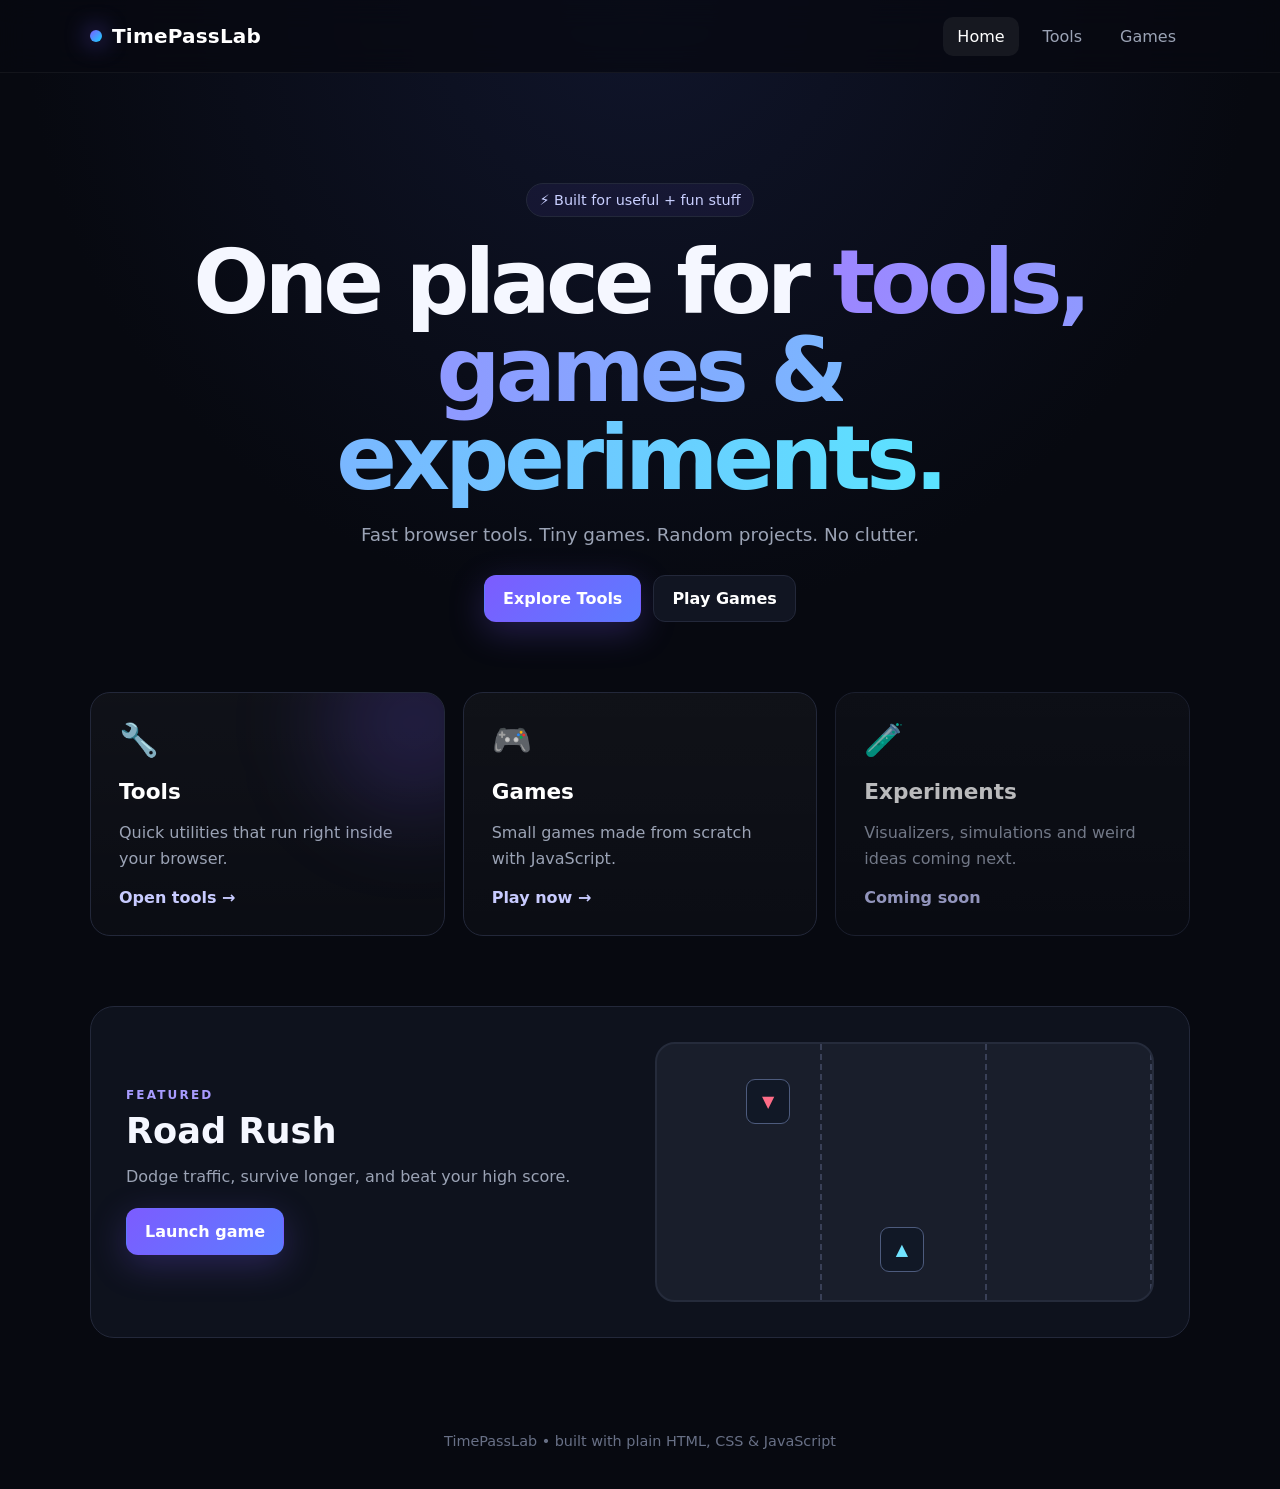
<file: index.html>
<!doctype html>
<html lang="en">
<head>
  <meta charset="utf-8" />
  <meta name="viewport" content="width=device-width, initial-scale=1" />
  <title>TimePassLab</title>
  <link rel="stylesheet" href="css/style.css" />
</head>
<body>
  <header class="nav-wrap">
    <nav class="nav container">
      <a class="brand" href="index.html"><span class="brand-dot"></span>TimePassLab</a>
      <button class="menu-btn" aria-label="Toggle menu">☰</button>
      <div class="nav-links">
        <a href="index.html" class="active">Home</a>
        <a href="tools/index.html">Tools</a>
        <a href="games/index.html">Games</a>
      </div>
    </nav>
  </header>

  <main>
    <section class="hero container">
      <div class="badge">⚡ Built for useful + fun stuff</div>
      <h1>One place for <span>tools, games & experiments.</span></h1>
      <p>Fast browser tools. Tiny games. Random projects. No clutter.</p>
      <div class="hero-actions">
        <a class="btn primary" href="tools/index.html">Explore Tools</a>
        <a class="btn secondary" href="games/index.html">Play Games</a>
      </div>
    </section>

    <section class="grid container">
      <a class="card glow" href="tools/index.html">
        <div class="icon">🔧</div>
        <h3>Tools</h3>
        <p>Quick utilities that run right inside your browser.</p>
        <span>Open tools →</span>
      </a>
      <a class="card" href="games/index.html">
        <div class="icon">🎮</div>
        <h3>Games</h3>
        <p>Small games made from scratch with JavaScript.</p>
        <span>Play now →</span>
      </a>
      <div class="card muted">
        <div class="icon">🧪</div>
        <h3>Experiments</h3>
        <p>Visualizers, simulations and weird ideas coming next.</p>
        <span>Coming soon</span>
      </div>
    </section>

    <section class="featured container">
      <div>
        <div class="eyebrow">FEATURED</div>
        <h2>Road Rush</h2>
        <p>Dodge traffic, survive longer, and beat your high score.</p>
        <a class="btn primary" href="games/road-rush/index.html">Launch game</a>
      </div>
      <div class="mini-road" aria-hidden="true">
        <div class="lane"></div><div class="lane"></div><div class="lane"></div>
        <div class="car player-mini">▲</div><div class="car enemy-mini">▼</div>
      </div>
    </section>
  </main>

  <footer class="container footer">TimePassLab • built with plain HTML, CSS & JavaScript</footer>
  <script src="js/main.js"></script>
</body>
</html>
</file>
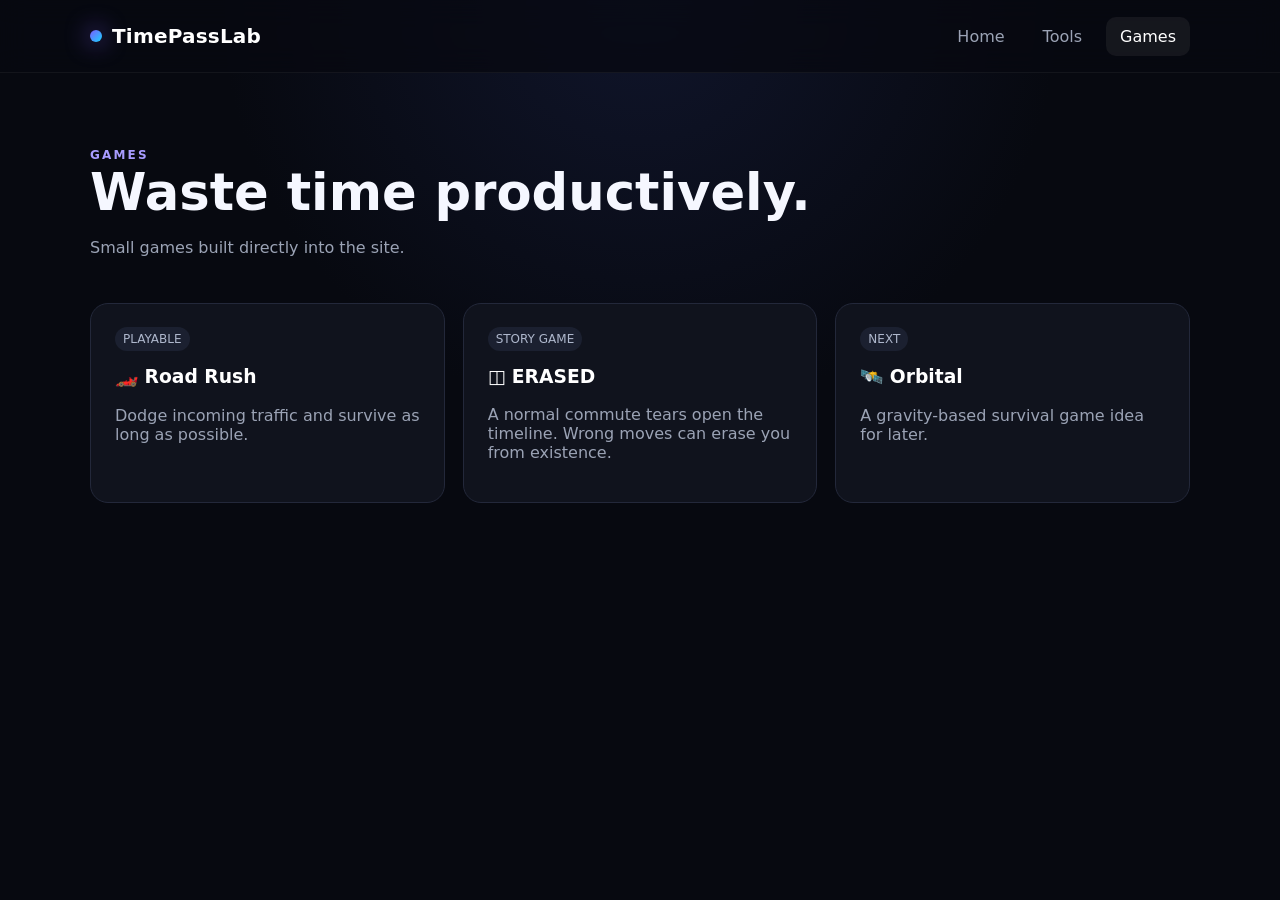
<file: games/index.html>
<!doctype html><html lang="en"><head><meta charset="utf-8"><meta name="viewport" content="width=device-width,initial-scale=1"><title>Games • TimePassLab</title><link rel="stylesheet" href="../css/style.css"></head><body>
<header class="nav-wrap"><nav class="nav container"><a class="brand" href="../index.html"><span class="brand-dot"></span>TimePassLab</a><button class="menu-btn">☰</button><div class="nav-links"><a href="../index.html">Home</a><a href="../tools/index.html">Tools</a><a class="active" href="index.html">Games</a></div></nav></header>
<main class="container"><section class="page-head"><div class="eyebrow">GAMES</div><h1>Waste time productively.</h1><p>Small games built directly into the site.</p></section><section class="tool-grid"><a class="tool-card" href="road-rush/index.html"><span class="tag">PLAYABLE</span><h3>🏎️ Road Rush</h3><p>Dodge incoming traffic and survive as long as possible.</p></a><a class="tool-card" href="erased/index.html"><span class="tag">STORY GAME</span><h3>◫ ERASED</h3><p>A normal commute tears open the timeline. Wrong moves can erase you from existence.</p></a><div class="tool-card"><span class="tag">NEXT</span><h3>🛰️ Orbital</h3><p>A gravity-based survival game idea for later.</p></div></section></main><script src="../js/main.js"></script></body></html>
</file>
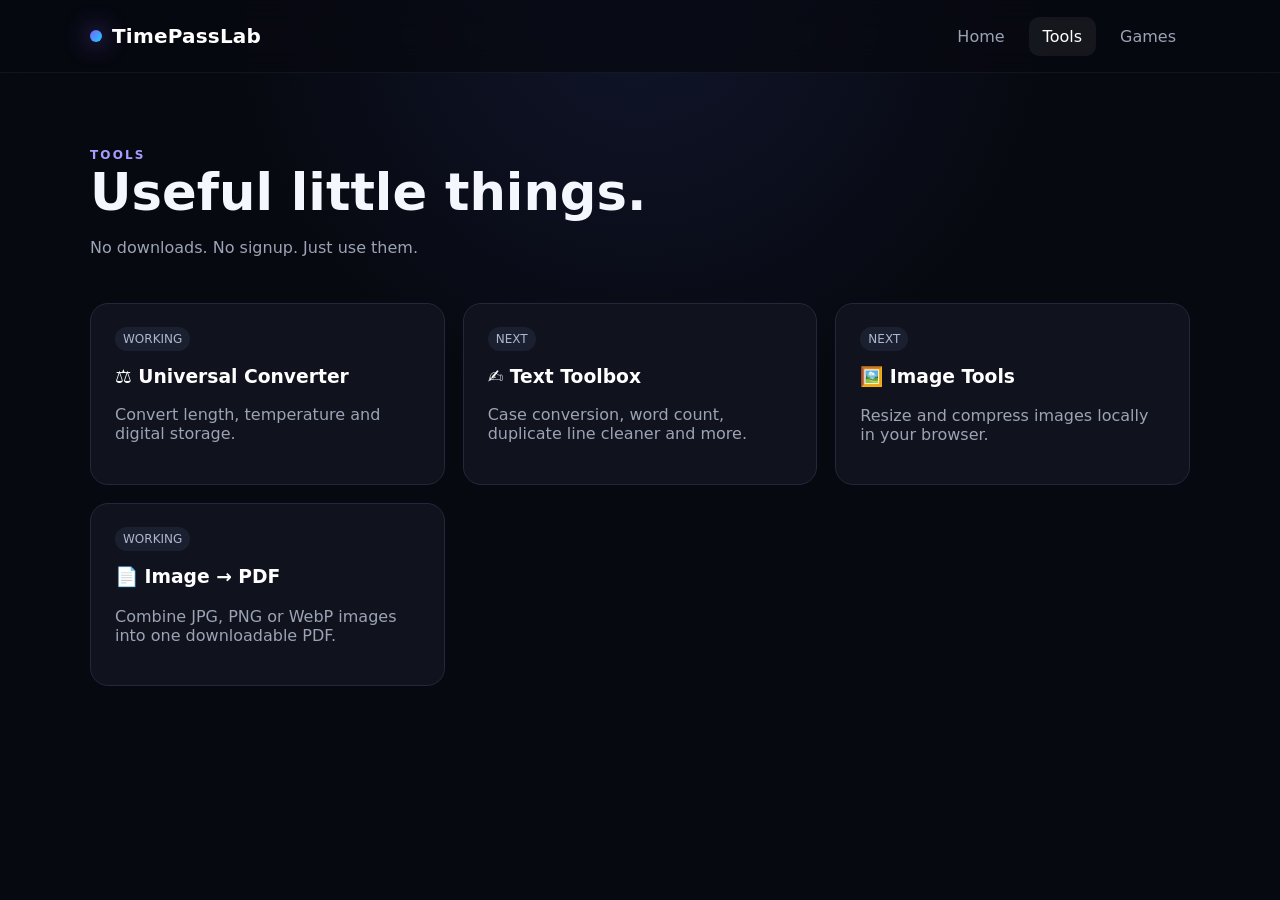
<file: tools/index.html>
<!doctype html><html lang="en"><head><meta charset="utf-8"><meta name="viewport" content="width=device-width,initial-scale=1"><title>Tools • TimePassLab</title><link rel="stylesheet" href="../css/style.css"></head><body>
<header class="nav-wrap"><nav class="nav container"><a class="brand" href="../index.html"><span class="brand-dot"></span>TimePassLab</a><button class="menu-btn">☰</button><div class="nav-links"><a href="../index.html">Home</a><a class="active" href="index.html">Tools</a><a href="../games/index.html">Games</a></div></nav></header>
<main class="container"><section class="page-head"><div class="eyebrow">TOOLS</div><h1>Useful little things.</h1><p>No downloads. No signup. Just use them.</p></section>
<section class="tool-grid"><a class="tool-card" href="converter/index.html"><span class="tag">WORKING</span><h3>⚖️ Universal Converter</h3><p>Convert length, temperature and digital storage.</p></a><div class="tool-card"><span class="tag">NEXT</span><h3>✍️ Text Toolbox</h3><p>Case conversion, word count, duplicate line cleaner and more.</p></div><div class="tool-card"><span class="tag">NEXT</span><h3>🖼️ Image Tools</h3><p>Resize and compress images locally in your browser.</p></div><a class="tool-card" href="image-to-pdf/index.html"><span class="tag">WORKING</span><h3>📄 Image → PDF</h3><p>Combine JPG, PNG or WebP images into one downloadable PDF.</p></a></section></main><script src="../js/main.js"></script></body></html>
</file>
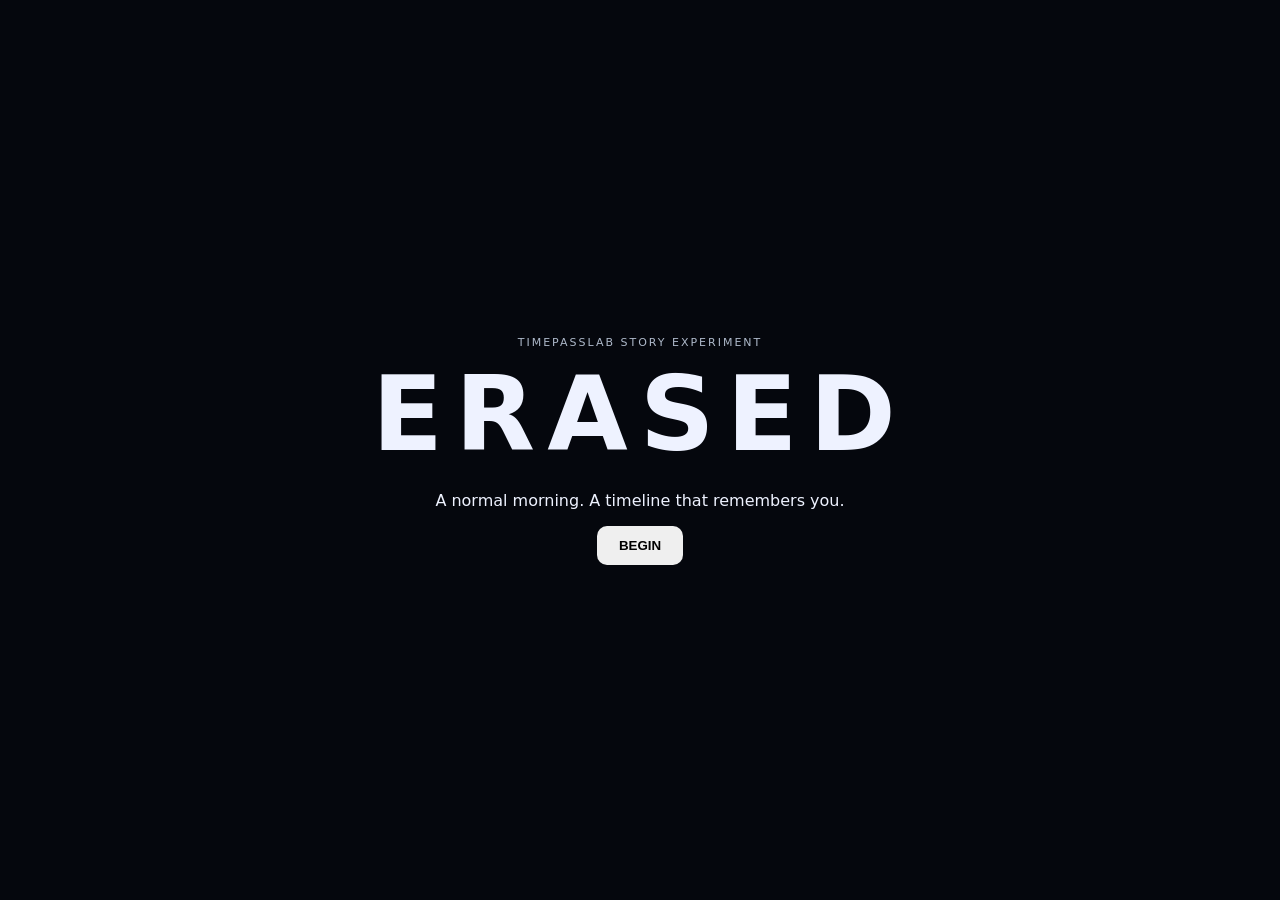
<file: games/erased/index.html>
<!DOCTYPE html>
<html lang="en">
<head>
<meta charset="UTF-8">
<meta name="viewport" content="width=device-width,initial-scale=1">
<title>ERASED — TimePassLab</title>
<style>
*{box-sizing:border-box}
html,body{margin:0;height:100%;overflow:hidden;background:#070a10;color:#eef2ff;font-family:system-ui,Segoe UI,Arial,sans-serif}
header{height:54px;display:flex;align-items:center;justify-content:space-between;padding:0 16px;background:#090e16;border-bottom:1px solid #27324a}
header a{color:#9eb8ff;text-decoration:none}.brand{font-weight:800;letter-spacing:2px}
canvas{display:block;width:100vw;height:calc(100vh - 54px);image-rendering:pixelated;background:#101722}
#hud{position:fixed;top:68px;left:18px;width:min(390px,calc(100vw - 36px));z-index:5;background:#07101be8;padding:12px 14px;border:1px solid #2b3852;border-radius:12px}
.small{font-size:11px;letter-spacing:2px;color:#aeb9ca}
.bar{height:9px;background:#1b2433;border-radius:12px;overflow:hidden;margin:6px 0 10px}
.fill{height:100%;width:100%;background:linear-gradient(90deg,#ef4f67,#f1c65d,#8faeff)}
#energyWrap{display:none}
#energyFill{background:linear-gradient(90deg,#ffb657,#ffe28a,#9bd7ff)}
#objective{font-size:16px;font-weight:650;line-height:1.25}
#dialog{display:none;position:fixed;left:50%;bottom:26px;transform:translateX(-50%);width:min(760px,92vw);padding:18px 20px;background:#05080ff2;border:1px solid #3a4762;border-radius:12px;z-index:8;box-shadow:0 22px 65px #0008}
#speaker{font-size:11px;letter-spacing:2px;color:#91adff;margin-bottom:7px}
#text{font-size:18px;line-height:1.45}
#continue{margin-top:7px;font-size:11px;color:#8491a6}
#toast{position:fixed;left:50%;top:76px;transform:translateX(-50%);z-index:7;padding:9px 14px;background:#07101be8;border:1px solid #34415b;border-radius:9px;opacity:0;transition:opacity .2s;pointer-events:none}
#hint{position:fixed;right:16px;bottom:16px;background:#07101bd9;border:1px solid #29354c;border-radius:9px;padding:8px 11px;font-size:11px;color:#8e9aae;z-index:5}
#glitch{position:fixed;inset:0;pointer-events:none;opacity:0;z-index:10;background:
repeating-linear-gradient(0deg,transparent 0 5px,#fff2 6px 7px)}
#glitch.active{animation:gl .105s infinite}
@keyframes gl{25%{opacity:.22;transform:translate(-5px,2px)}50%{opacity:.75;transform:translate(7px,-4px)}75%{opacity:.32;transform:translate(3px,5px)}}
#overlay{position:fixed;inset:0;background:#05070d;display:flex;align-items:center;justify-content:center;text-align:center;z-index:20}
#overlay h1{font-size:clamp(54px,10vw,104px);letter-spacing:12px;margin:4px}
button{padding:12px 22px;border:0;border-radius:10px;font-weight:800;cursor:pointer}
#chapterCard{display:none;position:fixed;inset:0;z-index:15;background:#05070df2;align-items:center;justify-content:center;text-align:center;padding:30px}
#chapterCard .box{max-width:650px}
#chapterCard h2{font-size:42px;margin:5px 0 10px;letter-spacing:4px}

#cinema{display:none;position:fixed;inset:0;z-index:18;pointer-events:none}
#cinema .topbar{position:absolute;left:0;right:0;top:0;height:11%;background:#030509}
#cinema .bottombar{position:absolute;left:0;right:0;bottom:0;min-height:20%;background:#030509ee;padding:18px 7vw 20px;display:flex;align-items:center;gap:22px;pointer-events:auto}
#cinemaText{font-size:18px;line-height:1.45;flex:1}
#cinemaCount{font-size:11px;letter-spacing:2px;color:#8e9bb0;margin-bottom:5px}
#cinemaNext{white-space:nowrap}
#choicePanel{display:none;position:fixed;inset:0;z-index:19;background:#03050ab8;align-items:flex-end;justify-content:center;padding:0 18px 42px}
#choicePanel .choiceBox{width:min(760px,100%);background:#080d16;border:1px solid #3a4762;border-radius:14px;padding:18px}
#choicePanel .prompt{font-size:18px;line-height:1.45;margin-bottom:14px}
#choicePanel .choices{display:grid;grid-template-columns:1fr 1fr;gap:12px}
#choicePanel button{min-height:58px;text-align:left;background:#172033;color:#edf2ff;border:1px solid #40506e}
#choicePanel button:hover{background:#202c43}
@media(max-width:620px){#choicePanel .choices{grid-template-columns:1fr}#cinema .bottombar{align-items:flex-start;flex-direction:column}}


body.worldShake canvas,
body.worldShake header,
body.worldShake #hud{animation:worldShake .075s linear 10}
@keyframes worldShake{
  0%{transform:translate(0,0)}
  20%{transform:translate(-8px,3px)}
  40%{transform:translate(7px,-4px)}
  60%{transform:translate(-5px,-2px)}
  80%{transform:translate(6px,4px)}
  100%{transform:translate(0,0)}
}
#bunkerChoicePanel{display:none;position:fixed;inset:0;z-index:21;background:#03050ab8;align-items:flex-end;justify-content:center;padding:0 18px 42px}
#bunkerChoicePanel .choiceBox{width:min(760px,100%);background:#080d16;border:1px solid #3a4762;border-radius:14px;padding:18px}
#bunkerChoicePanel .prompt{font-size:18px;line-height:1.45;margin-bottom:14px}
#bunkerChoicePanel .choices{display:grid;grid-template-columns:1fr 1fr;gap:12px}
#bunkerChoicePanel button{min-height:58px;text-align:left;background:#172033;color:#edf2ff;border:1px solid #40506e}
#inventoryLine{display:none;margin-top:7px;font-size:12px;color:#c7d2e6;line-height:1.35}
@media(max-width:620px){#bunkerChoicePanel .choices{grid-template-columns:1fr}}


#puzzlePanel{display:none;position:fixed;inset:0;z-index:24;background:#03050ad9;align-items:center;justify-content:center;padding:18px}
#puzzlePanel .puzzleBox{width:min(620px,100%);background:#080d16;border:1px solid #3a4762;border-radius:14px;padding:22px}
#puzzleTitle{font-size:12px;letter-spacing:2px;color:#aeb9ca;margin-bottom:8px}
#puzzleQuestion{font-size:20px;line-height:1.4;margin-bottom:14px}
#puzzleInput{width:100%;padding:13px 14px;border-radius:10px;border:1px solid #465775;background:#111a29;color:#fff;font-size:20px;outline:none}
#puzzleInput:focus{border-color:#90adff}
#puzzleError{min-height:22px;margin-top:8px;color:#ff8798;font-size:13px}
#puzzleActions{display:flex;gap:10px;justify-content:flex-end;margin-top:12px}
#routeHint{display:none;position:fixed;top:74px;right:18px;z-index:6;background:#07101be8;border:1px solid #31405b;border-radius:10px;padding:10px 12px;font-size:12px;color:#cbd5e7}


#photoChoicePanel{display:none;position:fixed;inset:0;z-index:28;background:#03050ae8;align-items:flex-end;justify-content:center;padding:0 18px 42px}
#photoChoicePanel .choiceBox{width:min(780px,100%);background:#080d16;border:1px solid #3a4762;border-radius:14px;padding:20px}
#photoChoicePanel .prompt{font-size:18px;line-height:1.45;margin:8px 0 15px}
#photoChoicePanel .choices{display:grid;grid-template-columns:1fr 1fr;gap:12px}
#photoChoicePanel button{min-height:60px;text-align:left;background:#172033;color:#edf2ff;border:1px solid #40506e}
@media(max-width:620px){#photoChoicePanel .choices{grid-template-columns:1fr}}


#simulationChoicePanel{display:none;position:fixed;inset:0;z-index:31;background:#02050aee;align-items:flex-end;justify-content:center;padding:0 18px 42px}
#simulationChoicePanel .choiceBox{width:min(820px,100%);background:#071019;border:1px solid #456278;border-radius:14px;padding:21px}
#simulationChoicePanel .prompt{font-size:18px;line-height:1.5;margin:8px 0 15px}
#simulationChoicePanel .choices{display:grid;grid-template-columns:1fr 1fr;gap:12px}
#simulationChoicePanel button{min-height:66px;text-align:left;background:#142333;color:#edf7ff;border:1px solid #47677d}
#simulationChoicePanel button:hover{background:#1b3044}
@media(max-width:620px){#simulationChoicePanel .choices{grid-template-columns:1fr}}

</style>
</head>
<body>
<header>
  <a href="../index.html">← Games</a>
  <div class="brand">TIMEPASSLAB // ERASED</div>
  <span id="era">2026</span>
</header>

<canvas id="game"></canvas>

<div id="hud">
  <div class="small">TEMPORAL COHERENCE</div>
  <div class="bar"><div id="coherenceFill" class="fill"></div></div>
  <div id="energyWrap">
    <div class="small">ENERGY — HOLD SHIFT TO SPRINT</div>
    <div class="bar"><div id="energyFill" class="fill"></div></div>
  </div>
  <div id="objective">Objective: Get to work.</div>
  <div id="inventoryLine"></div>
</div>

<div id="dialog">
  <div id="speaker"></div>
  <div id="text"></div>
  <div id="continue">Enter / Space to continue</div>
</div>

<div id="toast"></div>
<div id="hint">WASD / arrows • E interact • Shift sprint • Enter dialogue</div>
<div id="glitch"></div>

<div id="overlay">
  <div>
    <div class="small">TIMEPASSLAB STORY EXPERIMENT</div>
    <h1>ERASED</h1>
    <p>A normal morning. A timeline that remembers you.</p>
    <button id="startBtn">BEGIN</button>
  </div>
</div>

<div id="chapterCard">
  <div class="box">
    <div class="small">CHECKPOINT UNLOCKED</div>
    <h2>THE SHELTER</h2>
    <p id="chapterText">The bunker now remembers what you learn. Whatever happens next, you will return here instead of starting over.</p>
    <button id="continueBtn">LEAVE THE SHELTER</button>
  </div>
</div>

<div id="cinema">
  <div class="topbar"></div>
  <div class="bottombar">
    <div style="flex:1">
      <div id="cinemaCount">SCENE</div>
      <div id="cinemaText"></div>
    </div>
    <button id="cinemaNext">NEXT</button>
  </div>
</div>


<div id="bunkerChoicePanel">
  <div class="choiceBox">
    <div class="small">THE MAN MAY STILL BE OUTSIDE</div>
    <div class="prompt">You know what happened last time. What do you do?</div>
    <div class="choices">
      <button id="bunkerGoNow">Go out now.</button>
      <button id="bunkerWait">Wait for a while and let the man leave.</button>
    </div>
  </div>
</div>

<div id="choicePanel">
  <div class="choiceBox">
    <div class="small">THE KING IS WAITING FOR AN ANSWER</div>
    <div class="prompt">“Why are you here? Where are you from?”</div>
    <div class="choices">
      <button id="choiceLocal">I am local. I am from here.</button>
      <button id="choiceFuture">I am from the future. Tell him everything.</button>
    </div>
  </div>
</div>


<div id="photoChoicePanel">
  <div class="choiceBox">
    <div class="small">PROJECT ANCHOR — TEST GROUP 7</div>
    <div class="prompt">The voice says: “Burn it.” What do you do?</div>
    <div class="choices">
      <button id="photoBurn">Burn the photograph.</button>
      <button id="photoHide">Hide the photograph and keep it.</button>
    </div>
  </div>
</div>


<div id="simulationChoicePanel">
  <div class="choiceBox">
    <div class="small">PROJECT ANCHOR // SIMULATION INSTANCE A-0</div>
    <div class="prompt">Eight billion conscious lives exist inside A-0. In 2047 the simulation is scheduled to terminate. What do you do with that knowledge?</div>
    <div class="choices">
      <button id="simPreserve">Keep A-0 stable. Find out why I originally chose this.</button>
      <button id="simEscape">Break the schedule. Find a way outside the simulation.</button>
    </div>
  </div>
</div>

<div id="puzzlePanel">
  <div class="puzzleBox">
    <div id="puzzleTitle">LOCK</div>
    <div id="puzzleQuestion"></div>
    <input id="puzzleInput" inputmode="numeric" autocomplete="off" placeholder="Enter answer">
    <div id="puzzleError"></div>
    <div id="puzzleActions">
      <button id="puzzleSubmit">SUBMIT</button>
    </div>
  </div>
</div>
<div id="routeHint"></div>

<script>
const c = document.querySelector('#game');
const ctx = c.getContext('2d');
const obj = document.querySelector('#objective');
const cohFill = document.querySelector('#coherenceFill');
const energyWrap = document.querySelector('#energyWrap');
const energyFill = document.querySelector('#energyFill');
const eraEl = document.querySelector('#era');
const dialogBox = document.querySelector('#dialog');
const speakerEl = document.querySelector('#speaker');
const textEl = document.querySelector('#text');
const toastEl = document.querySelector('#toast');
const glitchEl = document.querySelector('#glitch');
const chapterCard = document.querySelector('#chapterCard');
const hud = document.querySelector('#hud');
const cinemaEl = document.querySelector('#cinema');
const cinemaText = document.querySelector('#cinemaText');
const cinemaCount = document.querySelector('#cinemaCount');
const cinemaNext = document.querySelector('#cinemaNext');
const choicePanel = document.querySelector('#choicePanel');
const bunkerChoicePanel = document.querySelector('#bunkerChoicePanel');
const inventoryLine = document.querySelector('#inventoryLine');
const puzzlePanel = document.querySelector('#puzzlePanel');
const puzzleTitle = document.querySelector('#puzzleTitle');
const puzzleQuestion = document.querySelector('#puzzleQuestion');
const puzzleInput = document.querySelector('#puzzleInput');
const puzzleError = document.querySelector('#puzzleError');
const puzzleSubmit = document.querySelector('#puzzleSubmit');
const routeHint = document.querySelector('#routeHint');
const photoChoicePanel = document.querySelector('#photoChoicePanel');
const simulationChoicePanel = document.querySelector('#simulationChoicePanel');

let W=0,H=0;
function resize(){
  W=c.width=innerWidth;
  H=c.height=innerHeight-54;
  if(state.scene===0 || state.scene===1) state.officeX = Math.max(620, W*0.72);
}
addEventListener('resize',resize);

const keys={};
addEventListener('keydown',e=>{
  const k=e.key.toLowerCase();
  keys[k]=true;
  if(state.puzzle.active && e.key==='Enter'){
    e.preventDefault();
    submitPuzzle();
    return;
  }
  if(state.cinema.active && (e.key==='Enter'||e.key===' ')){
    e.preventDefault();
    nextCinema();
    return;
  }
  if((e.key==='Enter'||e.key===' ') && state.dialog){
    e.preventDefault();
    nextDialog();
    return;
  }
  if(k==='e') interact();
});
addEventListener('keyup',e=>keys[e.key.toLowerCase()]=false);

const state={
  started:false,
  scene:0,              // 0 present,1 office,2 first 1896,3 second 1896,4 shelter,5 guide road,6 mansion,7 throne,8 safe road,9 market,10 basement,11 route maze,12 king room,13 missing town,14 wedding,15 hidden tunnel,16 archive,17 altered 2026,18 B7 lab,19 B7 chase,20 future 2039,21 unloaded region,22 simulation core,23 shutdown 2047,24 external handshake
  loop:1,
  dialog:false,
  locked:false,
  transitioning:false,
  coherence:100,
  energy:0,
  energyUnlocked:false,
  hungerTriggered:false,
  foodTaken:false,
  clueIndex:0,
  shelterEntrance:false,
  shelterRead:false,
  saved:false,
  trapLearned:false,
  waitComplete:false,
  waitStartedAt:0,
  riskExitNow:false,
  bunkerChoiceShown:false,
  farmerExposure:0,
  marketUnlocked:false,
  marketIntroSeen:false,
  marketClothes:false,
  marketShops:[],
  marketDiscoveries:{weapon:false,food:false,cloak:false,poison:false},
  inventory:{weapon:false,food:0,cloak:false},
  marketComplete:false,
  postMarketReturn:false,
  basementMission:false,
  kingDefeated:false,

  // Missing Town chapter
  missingTownStarted:false,
  missingTownComplete:false,
  townClues:[false,false,false],
  townFailureLearned:false,
  townSaved:[false,false,false],
  townNPCs:[],

  // Coworker / wedding chapter
  weddingStarted:false,
  weddingComplete:false,
  weddingKey:false,
  weddingExposure:0,
  weddingGuards:[],
  coworker:{x:0,y:0},

  // Silent Signal / Project Anchor arc
  silentArcStarted:false,
  tunnelUnlocked:false,
  tunnelPower:[false,false,false],
  tunnelPowerStep:0,
  travellerMet:false,
  archiveStarted:false,
  archiveClues:[false,false,false],
  archiveDoorOpen:false,
  archivePhotoFound:false,
  archiveGuards:[],
  archiveExposure:0,
  photoChoice:null,
  returned2026:false,
  alteredClues:[false,false,false,false],
  anchorViewed:false,

  // Floor B7 / Prime Timeline chapter
  b7Unlocked:false,
  b7Entered:false,
  b7Fragments:[false,false,false,false],
  b7Chase:false,
  b7ChaseStartedAt:0,
  b7VoiceStage:0,
  b7ExitReached:false,
  voiceCopyRevealed:false,
  jump2039Started:false,
  future2039Entered:false,

  // Simulation reveal chapter
  sim2039Clues:[false,false,false,false],
  simWhiteDoorUnlocked:false,
  simUnloadedEntered:false,
  simNullExposure:0,
  simAnchorMet:false,
  simCoreEntered:false,
  simConsoleViewed:false,
  simulationRevealed:false,
  simulationChoice:null,
  externalPortKnown:false,

  // 2047 — Last Three Minutes
  shutdownArcStarted:false,
  shutdownNodes:[false,false,false],
  shutdownGateOpen:false,
  shutdownRemaining:197,
  shutdownLastTick:0,
  shutdownFailing:false,
  handshakeEntered:false,
  handshakeViewed:false,
  outsideWakeSent:false,
  outsideContact:false,

  puzzle:{active:false,answer:'',onCorrect:null,onWrong:null},
  routeSequence:['LEFT','RIGHT','STRAIGHT','LEFT'],
  routeStep:0,
  routeAttempts:0,
  guideAlive:true,
  guideWalking:false,
  guide:{x:0,y:0,targetX:0},
  king:{x:0,y:0},
  guards:[],
  cinema:{active:false,slides:[],index:0,callback:null},
  officeX:850,
  p:{x:105,y:420,w:18,h:29},
  stranger:{x:520,y:0},
  farmers:[
    {x:0,y:0,dir:1,min:0,max:0,speed:.72},
    {x:0,y:0,dir:-1,min:0,max:0,speed:.58}
  ]
};

let dialogueLines=[], dialogueIndex=0, dialogueCallback=null;
let toastTimer=0, glitchTimer=0, autoSpeechTimer=0;

function setObjective(t){ obj.textContent='Objective: '+t; }
function toast(t,ms=1800){
  toastEl.textContent=t;toastEl.style.opacity='1';
  clearTimeout(toastTimer);toastTimer=setTimeout(()=>toastEl.style.opacity='0',ms);
}
function showPuzzle(title,question,answer,onCorrect,onWrong){
  state.puzzle.active=true;
  state.puzzle.answer=String(answer);
  state.puzzle.onCorrect=onCorrect||null;
  state.puzzle.onWrong=onWrong||null;
  state.locked=true;
  puzzleTitle.textContent=title;
  puzzleQuestion.textContent=question;
  puzzleInput.value='';
  puzzleError.textContent='';
  puzzlePanel.style.display='flex';
  setTimeout(()=>puzzleInput.focus(),60);
}
function closePuzzle(){
  puzzlePanel.style.display='none';
  state.puzzle.active=false;
  state.locked=false;
  puzzleInput.blur();
}
function submitPuzzle(){
  if(!state.puzzle.active)return;
  const v=puzzleInput.value.trim();
  if(!v){
    puzzleError.textContent='Enter an answer.';
    return;
  }
  const correct=v===state.puzzle.answer;
  const cb=correct?state.puzzle.onCorrect:state.puzzle.onWrong;
  closePuzzle();
  if(cb)cb(v);
}
puzzleSubmit.addEventListener('click',submitPuzzle);

function updateInventory(){
  const parts=[];
  if(state.inventory.weapon) parts.push('Weapon: Short Sword');
  if(state.inventory.food>0) parts.push(`Food: ${state.inventory.food}`);
  if(state.inventory.cloak) parts.push('Veil Cloth');
  if(state.photoChoice==='hide') parts.push('Anchor Photograph');
  if(parts.length){
    inventoryLine.style.display='block';
    inventoryLine.textContent='INVENTORY — '+parts.join(' • ');
  }else{
    inventoryLine.style.display='none';
    inventoryLine.textContent='';
  }
}

function glitch(ms=1200){
  glitchEl.classList.add('active');
  clearTimeout(glitchTimer);
  glitchTimer=setTimeout(()=>glitchEl.classList.remove('active'),ms);
}
function say(lines,cb=null){
  clearTimeout(autoSpeechTimer);
  dialogueLines=lines; dialogueIndex=0; dialogueCallback=cb;
  state.dialog=true; dialogBox.style.display='block';
  showDialogue();
}
function showDialogue(){
  speakerEl.textContent=dialogueLines[dialogueIndex][0];
  textEl.textContent=dialogueLines[dialogueIndex][1];
}
function nextDialog(){
  if(!state.dialog)return;
  dialogueIndex++;
  if(dialogueIndex>=dialogueLines.length){
    state.dialog=false;dialogBox.style.display='none';
    const cb=dialogueCallback;dialogueCallback=null;
    if(cb)cb();
  } else showDialogue();
}
// short dialogue that does NOT freeze walking
function ambient(lines, gap=1500){
  clearTimeout(autoSpeechTimer);
  let i=0;
  function go(){
    if(i>=lines.length){dialogBox.style.display='none';return}
    speakerEl.textContent=lines[i][0];
    textEl.textContent=lines[i][1];
    document.querySelector('#continue').textContent='';
    dialogBox.style.display='block';
    i++;
    autoSpeechTimer=setTimeout(go,gap);
  }
  go();
  setTimeout(()=>document.querySelector('#continue').textContent='Enter / Space to continue', gap*lines.length+100);
}

function near(a,b,d=65){return Math.hypot(a.x-b.x,a.y-b.y)<d}
function clamp(v,a,b){return Math.max(a,Math.min(b,v))}

function initPresent(){
  state.scene=0;
  state.coherence=100;
  cohFill.style.width='100%';
  state.energyUnlocked=false;
  state.energy=0;
  energyWrap.style.display='none';
  eraEl.textContent='2026';
  state.p.x=110;
  state.p.y=H-185;
  setObjective(state.loop===1?'Get to work.':'Get to work. Again.');
  ambient(state.loop===1
    ? [['YOU','8:47. Again.'],['YOU','I am already late.']]
    : [['YOU','8:47...'],['YOU','I remember this.']], 1150);
}

document.querySelector('#startBtn').addEventListener('click',()=>{
  document.querySelector('#overlay').style.display='none';
  state.started=true;
  initPresent();
});
document.querySelector('#continueBtn').addEventListener('click',()=>{
  chapterCard.style.display='none';
  setObjective('Leave the shelter.');
  toast('Your bunker is now the checkpoint.');
});

// ---------- MAP / COLLISION ----------
function onModernPath(x,y){
  const sidewalk = y>H-220 && y<H-115;
  const homeExit = x<245 && y>H-300 && y<H-115;
  return sidewalk || homeExit;
}
function onOldPath(x,y){
  const road = y>H*.42 && y<H*.62;
  const farmLane = x>W*.62 && y>H*.48 && y<H*.88;
  const westTrail = x<W*.42 && y>H*.52 && y<H*.88;
  return road || farmLane || westTrail;
}
function onShelterPath(x,y){
  return x>60 && x<W-70 && y>H*.34 && y<H*.82;
}
function onTrailPath(x,y){
  return x>35 && x<W-35 && y>H*.48 && y<H*.78;
}
function onMansionPath(x,y){
  const drive = y>H*.57 && y<H*.82;
  const doorApproach = x>W*.64 && y>H*.34 && y<H*.82;
  return drive || doorApproach;
}
function onThronePath(x,y){
  return x>55 && x<W-55 && y>H*.47 && y<H*.80;
}
function onMarketPath(x,y){
  return x>22 && x<W-22 && y>H*.30 && y<H*.90;
}
function onBasementPath(x,y){
  return x>45 && x<W-45 && y>H*.38 && y<H*.84;
}
function onRoutePath(x,y){
  return x>35 && x<W-35 && y>H*.24 && y<H*.88;
}
function onMissingTownPath(x,y){
  const main=(y>H*.42 && y<H*.75);
  const upper=(x>W*.10 && x<W*.90 && y>H*.27 && y<H*.58);
  return main || upper;
}
function onWeddingPath(x,y){
  const courtyard=(x>35 && x<W-35 && y>H*.38 && y<H*.88);
  const chamberLane=(x>W*.63 && y>H*.24 && y<H*.88);
  return courtyard || chamberLane;
}
function onTunnelPath(x,y){
  const corridor=y>H*.44 && y<H*.76 && x>35 && x<W-35;
  const relayAlcoves=y>H*.28 && y<H*.78 && x>W*.16 && x<W*.84;
  return corridor || relayAlcoves;
}
function onArchivePath(x,y){
  const hall=x>35 && x<W-35 && y>H*.30 && y<H*.88;
  return hall;
}
function onAlteredOfficePath(x,y){
  return x>35 && x<W-35 && y>H*.28 && y<H*.86;
}
function onB7Path(x,y){
  const main=y>H*.33 && y<H*.84 && x>35 && x<W-35;
  const upper=x>W*.10 && x<W*.90 && y>H*.19 && y<H*.66;
  return main || upper;
}
function onB7ChasePath(x,y){
  return x>24 && x<W-24 && y>H*.44 && y<H*.77;
}
function onFuture2039Path(x,y){
  const street=y>H*.46 && y<H*.86;
  const plaza=x>W*.10 && x<W*.92 && y>H*.27 && y<H*.78;
  return street || plaza;
}
function onUnloadedPath(x,y){
  const left=x>25 && x<W*.30 && y>H*.22 && y<H*.88;
  const middle=x>W*.37 && x<W*.57 && y>H*.37 && y<H*.88;
  const right=x>W*.64 && x<W*.97 && y>H*.22 && y<H*.88;
  const bridge1=x>W*.28 && x<W*.39 && y>H*.59 && y<H*.73;
  const bridge2=x>W*.55 && x<W*.66 && y>H*.59 && y<H*.73;
  return left || middle || right || bridge1 || bridge2;
}
function onSimulationCorePath(x,y){
  return x>40 && x<W-40 && y>H*.28 && y<H*.86;
}
function onShutdown2047Path(x,y){
  const street=y>H*.42 && y<H*.88;
  const upper=x>W*.08 && x<W*.93 && y>H*.27 && y<H*.76;
  return street || upper;
}
function onHandshakePath(x,y){
  return x>45 && x<W-45 && y>H*.27 && y<H*.86;
}
function movementAllowed(x,y){
  if(state.scene===0 || state.scene===1) return onModernPath(x,y);
  if(state.scene===2 || state.scene===3) return onOldPath(x,y);
  if(state.scene===4) return onShelterPath(x,y);
  if(state.scene===5 || state.scene===8) return onTrailPath(x,y);
  if(state.scene===6) return onMansionPath(x,y);
  if(state.scene===7) return onThronePath(x,y);
  if(state.scene===9) return onMarketPath(x,y);
  if(state.scene===10 || state.scene===11 || state.scene===12) return onBasementPath(x,y);
  if(state.scene===13) return onMissingTownPath(x,y);
  if(state.scene===14) return onWeddingPath(x,y);
  if(state.scene===15) return onTunnelPath(x,y);
  if(state.scene===16) return onArchivePath(x,y);
  if(state.scene===17) return onAlteredOfficePath(x,y);
  if(state.scene===18) return onB7Path(x,y);
  if(state.scene===19) return onB7ChasePath(x,y);
  if(state.scene===20) return onFuture2039Path(x,y);
  if(state.scene===21) return onUnloadedPath(x,y);
  if(state.scene===22) return onSimulationCorePath(x,y);
  if(state.scene===23) return onShutdown2047Path(x,y);
  if(state.scene===24) return onHandshakePath(x,y);
  return false;
}

function movePlayer(){
  if(!state.started || state.locked || state.transitioning || state.dialog)return;

  let dx=(keys.d||keys.arrowright?1:0)-(keys.a||keys.arrowleft?1:0);
  let dy=(keys.s||keys.arrowdown?1:0)-(keys.w||keys.arrowup?1:0);
  if(!dx&&!dy)return;

  let speed=5.0; // much faster normal walking
  if(state.energyUnlocked && keys.shift && state.energy>1){
    speed=8.5;
    state.energy=Math.max(0,state.energy-.55);
  } else if(state.energyUnlocked){
    state.energy=Math.min(100,state.energy+.12);
  }
  energyFill.style.width=state.energy+'%';

  const len=Math.hypot(dx,dy)||1;
  const nx=state.p.x+(dx/len)*speed;
  const ny=state.p.y+(dy/len)*speed;
  if(movementAllowed(nx,ny)){
    state.p.x=clamp(nx,4,W-25);
    state.p.y=clamp(ny,25,H-38);
  }
}

// ---------- STORY ----------
function interact(){
  if(!state.started || state.transitioning || state.dialog)return;

  if(state.scene===0){
    if(state.p.x>state.officeX-70){
      state.scene=1;
      setObjective('Enter the office.');
      toast('Press E at the office door');
      return;
    }
  }

  if(state.scene===1 && state.p.x>state.officeX-80){
    jumpToPast();
    return;
  }

  if(state.scene===2 && near(state.p,state.stranger,75)){
    firstStrangerConversation();
    return;
  }

  if(state.scene===3){
    if(near(state.p,state.stranger,70)){
      ambient([['YOU','No. Not this time.']],1200);
      return;
    }

    if(state.hungerTriggered && !state.foodTaken && inFoodZone()){
      if(seenByAnyFarmer()){
        toast('Someone is watching the crop.');
      }else{
        takeFood();
      }
      return;
    }

    if(state.foodTaken && state.clueIndex<3 && near(state.p,cluePos(state.clueIndex),58)){
      inspectClue();
      return;
    }

    if(state.shelterEntrance && near(state.p,shelterPos(),75)){
      enterShelter();
      return;
    }
  }

  if(state.scene===4){
    const wall={x:W*.76,y:H*.39};
    const bed={x:W*.25,y:H*.62};
    const board={x:W*.56,y:H*.42};
    const exit={x:W*.08,y:H*.50};

    if(state.weddingComplete && state.silentArcStarted && !state.tunnelUnlocked && near(state.p,silentSymbolPos(),85)){
      openSilentTunnel();
      return;
    }

    if(state.saved && near(state.p,exit,85)){
      if(state.trapLearned && !state.waitComplete && !state.riskExitNow){
        showBunkerDecision();
      }else{
        exitShelter();
      }
      return;
    }

    if(near(state.p,wall,85) && !state.shelterRead){
      state.shelterRead=true;
      say([
        ['YOU','That handwriting...'],
        ['WALL','IF YOU FOUND THIS, YOU HAVE ALREADY BEEN HERE.'],
        ['YOU','I wrote this. I just do not remember writing it.'],
        ['YOU','So this is not my first loop.']
      ],()=>setObjective('Check the investigation board.'));
      return;
    }

    if(near(state.p,board,90) && state.shelterRead){
      say([
        ['NOTE','1896 — Stranger interaction causes severe deviation.'],
        ['NOTE','Food can be taken if nobody observes the event.'],
        ['NOTE','The shelter remembers what you learn between loops.'],
        ['NOTE','If something feels planned, assume someone is watching.'],
        ['YOU','Whoever wrote this knew I would come back.']
      ],()=>setObjective('Rest at the bed to save your discoveries.'));
      return;
    }

    if(near(state.p,bed,90) && state.shelterRead){
      saveAtShelter();
      return;
    }
  }

  if(state.scene===6){
    const door={x:W*.78,y:H*.48};
    if(near(state.p,door,110)){
      enterMansion();
      return;
    }
  }

  if(state.scene===9){
    const shop=nearestMarketShop(86);
    if(shop){
      interactMarketShop(shop);
      return;
    }
  }

  if(state.scene===11){
    const door=nearestRouteDoor(105);
    if(door){
      chooseRouteDoor(door);
      return;
    }
  }

  if(state.scene===13){
    const old=townNpc('oldwoman');
    const archive=townNpc('archive');
    const portrait=townNpc('portrait');
    const bell=townNpc('bell');

    if(!state.townClues[0] && near(state.p,old,72)){
      inspectTownClue(0); return;
    }
    if(!state.townClues[1] && near(state.p,archive,72)){
      inspectTownClue(1); return;
    }
    if(!state.townClues[2] && near(state.p,portrait,72)){
      inspectTownClue(2); return;
    }

    if(townClueCount()>=3 && !state.townFailureLearned && near(state.p,bell,80)){
      failSaveWholeTown(); return;
    }

    if(state.townFailureLearned){
      const targets=[
        townNpc('midwife'),
        townNpc('courier'),
        townNpc('child')
      ];
      for(let i=0;i<targets.length;i++){
        if(!state.townSaved[i] && near(state.p,targets[i],72)){
          saveTownPerson(i); return;
        }
      }
    }
  }

  if(state.scene===14){
    if(!state.weddingKey && near(state.p,weddingKeyPos(),72)){
      takeWeddingKey(); return;
    }

    if(state.weddingKey && near(state.p,weddingDoorPos(),90)){
      confrontCoworker(); return;
    }
  }

  if(state.scene===15){
    const relays=tunnelRelayPositions();
    for(let i=0;i<relays.length;i++){
      if(near(state.p,relays[i],70)){
        activateTunnelRelay(i); return;
      }
    }
    if(state.tunnelPowerStep>=3 && near(state.p,tunnelDoorPos(),90)){
      meetTraveller2047(); return;
    }
  }

  if(state.scene===16){
    const clues=archiveCluePositions();
    for(let i=0;i<clues.length;i++){
      if(!state.archiveClues[i] && near(state.p,clues[i],75)){
        inspectArchiveClue(i); return;
      }
    }
    if(state.archiveClues.every(Boolean) && !state.archiveDoorOpen && near(state.p,archiveDoorPos(),95)){
      askArchiveCode(); return;
    }
    if(state.archiveDoorOpen && !state.archivePhotoFound && near(state.p,archivePhotoPos(),90)){
      findAnchorPhotograph(); return;
    }
  }

  if(state.scene===17){
    const clues=alteredCluePositions();
    for(let i=0;i<clues.length;i++){
      if(!state.alteredClues[i] && near(state.p,clues[i],85)){
        inspectAlteredClue(i); return;
      }
    }
    if(state.alteredClues.every(Boolean) && !state.anchorViewed && near(state.p,alteredComputerPos(),95)){
      viewAnchorFolder(); return;
    }
    if(state.b7Unlocked && near(state.p,alteredElevatorPos(),95)){
      enterB7Elevator(); return;
    }
  }

  if(state.scene===18){
    const fragments=b7FragmentPositions();
    for(let i=0;i<fragments.length;i++){
      if(!state.b7Fragments[i] && near(state.p,fragments[i],82)){
        inspectB7Fragment(i); return;
      }
    }
  }

  if(state.scene===19 && near(state.p,b7ChaseExitPos(),105)){
    finishB7Chase(); return;
  }

  if(state.scene===20){
    const clues=future2039CluePositions();
    for(let i=0;i<3;i++){
      if(!state.sim2039Clues[i] && near(state.p,clues[i],88)){
        inspect2039Clue(i); return;
      }
    }
    if(state.simWhiteDoorUnlocked && near(state.p,clues[3],95)){
      if(!state.sim2039Clues[3]){
        inspect2039Clue(3);
      }else{
        enterUnloadedRegion();
      }
      return;
    }
  }

  if(state.scene===21 && near(state.p,missingAnchorPos(),100)){
    meetMissingAnchor(); return;
  }

  if(state.scene===22 && near(state.p,simulationConsolePos(),110)){
    if(state.simConsoleViewed && state.externalPortKnown && !state.shutdownArcStarted) begin2047Arc();
    else inspectSimulationConsole();
    return;
  }

  if(state.scene===23){
    const nodes=shutdownNodePositions();
    for(let i=0;i<nodes.length;i++){
      if(!state.shutdownNodes[i] && near(state.p,nodes[i],88)){activateShutdownNode(i);return;}
    }
    if(state.shutdownGateOpen && near(state.p,shutdownGatePos(),105)){enterHandshakeChamber();return;}
  }

  if(state.scene===24 && near(state.p,handshakeTerminalPos(),115)){
    inspect2047Handshake(); return;
  }
}

function jumpToPast(){
  if(state.transitioning)return;
  state.transitioning=true;
  setObjective('...');
  glitch(1700);
  setTimeout(()=>{
    state.scene = state.loop===1 ? 2 : 3;
    eraEl.textContent='1896';
    state.p.x=125;
    state.p.y=H*.53;
    state.stranger.x=W*.39;
    state.stranger.y=H*.49;
    setupFarmers();
    state.transitioning=false;

    if(state.loop===1){
      setObjective('Ask someone where you are.');
      say([
        ['YOU','...What happened?'],
        ['YOU','This is the same place. But none of the buildings are here.'],
        ['UNKNOWN','You there! Are you lost?']
      ]);
    }else{
      setObjective('Avoid repeating the same mistake.');
      ambient([['YOU','1896. Same road. Same man.'],['YOU','Do not talk to him.']],1350);
    }
  },1650);
}

function firstStrangerConversation(){
  state.transitioning=true;
  say([
    ['STRANGER','You dress strangely.'],
    ['YOU','What year is this?'],
    ['STRANGER','1896.'],
    ['SYSTEM','TEMPORAL DEVIATION DETECTED.'],
    ['YOU','My hand... why can I see through it?']
  ],()=>{
    state.coherence=64;cohFill.style.width='64%';
    setObjective('Survive the distortion.');
    glitch(850);
    let t=setInterval(()=>{
      state.coherence=Math.max(0,state.coherence-3.4);
      cohFill.style.width=state.coherence+'%';
      if(state.coherence<=0){
        clearInterval(t);
        eraseFirstLoop();
      }
    },90);
  });
}

function eraseFirstLoop(){
  if(state.transitioning && state.loop!==1)return;
  state.transitioning=true;
  glitch(1500);
  setTimeout(()=>{
    say([
      ['SYSTEM','TEMPORAL COHERENCE: 0%'],
      ['SYSTEM','SUBJECT ERASED.'],
      ['...','BEEP. BEEP. BEEP.'],
      ['YOU','8:47...']
    ],()=>{
      state.loop=2;
      state.transitioning=false;
      initPresent();
    });
  },500);
}

function triggerHunger(){
  if(state.hungerTriggered)return;
  state.hungerTriggered=true;
  setObjective('Find food without being seen.');
  ambient([
    ['YOU','I cannot keep walking like this.'],
    ['YOU','There is food growing at that farm.']
  ],1300);
}

function setupFarmers(){
  state.farmers[0]={x:W*.72,y:H*.66,dir:1,min:W*.68,max:W*.88,speed:.72};
  state.farmers[1]={x:W*.87,y:H*.78,dir:-1,min:W*.72,max:W*.91,speed:.62};
}
function inFoodZone(){
  return state.p.x>W*.76 && state.p.x<W*.9 && state.p.y>H*.62 && state.p.y<H*.84;
}
function seenBy(f){
  const px=state.p.x+9, py=state.p.y+8;
  const fx=f.x+9, fy=f.y+8;
  const dx=px-fx, dy=py-fy;
  const dist=Math.hypot(dx,dy);

  // Standing very close to a farmer is always noticed.
  if(dist<62) return true;

  // Proper forward-facing cone. Much longer and wider than before.
  const forward=dx*f.dir;
  if(forward<0 || forward>235) return false;

  const halfWidth=42 + forward*.30;
  return Math.abs(dy)<=halfWidth;
}
function seenByAnyFarmer(){return state.farmers.some(seenBy)}

function takeFood(){
  state.foodTaken=true;
  state.energyUnlocked=true;
  state.energy=100;
  energyWrap.style.display='block';
  energyFill.style.width='100%';
  setObjective('Follow the strange markings west of the village.');
  say([
    ['YOU','Got it.'],
    ['YOU','Finally... food.'],
    ['SYSTEM','ENERGY RESTORED — Hold SHIFT while moving to sprint.'],
    ['YOU','Wait. Those marks on the fence... I have seen that symbol before.']
  ]);
}

function cluePos(i){
  const points=[
    {x:W*.48,y:H*.69},
    {x:W*.31,y:H*.73},
    {x:W*.18,y:H*.68}
  ];
  return points[i];
}
function inspectClue(){
  const n=state.clueIndex;
  const lines=[
    [['YOU','A scratched arrow. It points west.'],['YOU','This is deliberate.']],
    [['YOU','The same symbol again.'],['YOU','Whoever made these wanted me to find something.']],
    [['YOU','Fresh cuts in an old fence.'],['YOU','And that rock is hiding something.']]
  ];
  state.clueIndex++;
  if(state.clueIndex>=3){
    state.shelterEntrance=true;
    setObjective('Find the hidden entrance.');
    say(lines[n],()=>toast('A hidden entrance has appeared to the west.'));
  }else{
    setObjective('Follow the next marking.');
    say(lines[n]);
  }
}
function shelterPos(){return {x:W*.09,y:H*.74}}
function enterShelter(){
  state.scene=4;
  eraEl.textContent='1896 — UNDERGROUND';
  state.p.x=W*.18;
  state.p.y=H*.62;
  setObjective('Inspect the message on the wall.');
  say([
    ['YOU','A bed... supplies... maps...'],
    ['YOU','Someone has been living here.'],
    ['YOU','No. Someone has been waiting for me.']
  ]);
}
function saveAtShelter(){
  state.saved=true;
  try{
    localStorage.setItem('erased_save',JSON.stringify({
      shelter:true,
      loop:state.loop,
      clue:'Shelter unlocked',
      savedAt:Date.now()
    }));
  }catch(e){}
  toast('GAME SAVED');
  setObjective('Chapter complete — the bunker is now your checkpoint.');
  say([
    ['SYSTEM','DISCOVERIES SAVED.'],
    ['YOU','If I really built this place...'],
    ['YOU','then this bunker may be the only place I can trust.']
  ],()=>chapterCard.style.display='flex');
}


// ---------- CINEMATIC / MANSION STORY ----------
function startCinema(slides,cb){
  state.cinema.active=true;
  state.cinema.slides=slides;
  state.cinema.index=0;
  state.cinema.callback=cb||null;
  state.locked=true;
  hud.style.display='none';
  cinemaEl.style.display='block';
  showCinemaSlide();
}
function showCinemaSlide(){
  const slide=state.cinema.slides[state.cinema.index];
  cinemaCount.textContent=`SCENE ${state.cinema.index+1} / ${state.cinema.slides.length}`;
  cinemaText.textContent=slide.caption;
}
function nextCinema(){
  if(!state.cinema.active)return;
  state.cinema.index++;
  if(state.cinema.index>=state.cinema.slides.length){
    const cb=state.cinema.callback;
    state.cinema.active=false;
    state.cinema.slides=[];
    state.cinema.index=0;
    state.cinema.callback=null;
    state.locked=false;
    cinemaEl.style.display='none';
    hud.style.display='block';
    if(cb)cb();
  }else{
    showCinemaSlide();
  }
}
cinemaNext.addEventListener('click',nextCinema);

function startGuideTrapOutside(){
  state.scene=5;
  eraEl.textContent='1896';
  state.p.x=W*.10;
  state.p.y=H*.64;
  state.guideAlive=true;
  state.guideWalking=false;
  state.guide={x:W*.31,y:H*.61,targetX:W*.72};
  setObjective('Speak to the man waiting outside.');
  setTimeout(()=>{
    if(state.scene!==5)return;
    say([
      ['MAN','There you are.'],
      ['MAN','I was waiting for you.'],
      ['YOU','Waiting for me?'],
      ['MAN','I will take you back. Follow me.']
    ],()=>{
      state.guideWalking=true;
      setObjective('Follow the man.');
    });
  },250);
}

function exitShelter(){
  eraEl.textContent='1896';
  state.p.x=W*.10;
  state.p.y=H*.64;

  if(!state.trapLearned){
    startGuideTrapOutside();
    return;
  }

  // Choosing "go now" deliberately repeats the trap.
  if(state.riskExitNow && !state.waitComplete){
    state.riskExitNow=false;
    startGuideTrapOutside();
    return;
  }

  // The player learned to wait. Now the safe branch opens.
  state.scene=8;
  setObjective('The road is clear.');
  ambient([['YOU','Nothing.'],['YOU','He finally left.']],1050);

  setTimeout(()=>{
    if(state.scene!==8)return;

    if(state.kingDefeated && !state.missingTownComplete){
      triggerMissingTownIntro();
    }else if(state.missingTownComplete && !state.weddingStarted){
      triggerWeddingIntro();
    }else if(state.marketComplete && !state.basementMission){
      triggerBasementMissionIntro();
    }else if(state.marketIntroSeen){
      enterMarket(true);
    }else{
      triggerBrainMarketIntro();
    }
  },1550);
}

function showBunkerDecision(){
  if(!state.trapLearned || state.waitComplete)return;
  state.locked=true;
  bunkerChoicePanel.style.display='flex';
}
function closeBunkerDecision(){
  bunkerChoicePanel.style.display='none';
  state.locked=false;
}
document.querySelector('#bunkerGoNow').addEventListener('click',()=>{
  closeBunkerDecision();
  state.riskExitNow=true;
  state.waitComplete=false;
  setObjective('Leave the shelter now.');
  say([
    ['YOU','I will go now.'],
    ['YOU','Maybe I can handle him differently this time.']
  ]);
});
document.querySelector('#bunkerWait').addEventListener('click',()=>{
  closeBunkerDecision();
  state.riskExitNow=false;
  startCinema([
    {art:'bunker-wait',caption:'You stay silent in the bunker. Footsteps remain outside for a long time.'},
    {art:'bunker-wait',caption:'Minutes pass. The footsteps finally move away from the hidden entrance.'},
    {art:'bunker-wait',caption:'Silence. The man has left.'}
  ],()=>{
    state.waitComplete=true;
    state.waitStartedAt=0;
    setObjective('The man is gone. Leave the shelter.');
    toast('You waited out the trap.',2200);
  });
});

function triggerBrainMarketIntro(){
  state.marketUnlocked=true;
  setupMarket();
  document.body.classList.add('worldShake');
  glitch(800);

  setTimeout(()=>{
    document.body.classList.remove('worldShake');
    startCinema([
      {art:'brain-signal',caption:'A vibration passes through your skull. The sound is not coming from the air — it is inside your head.'},
      {art:'brain-signal',caption:'HUMAN VOICE: “Hi. You are here. Good.”'},
      {art:'brain-signal',caption:'HUMAN VOICE: “It was not some glitch in the universe.”'},
      {art:'brain-signal',caption:'HUMAN VOICE: “It is your part in this universe.”'},
      {art:'brain-signal',caption:'HUMAN VOICE: “For now, just explore the market.”'},
      {art:'market-shift',caption:'The world snaps sideways. Your suit changes into local clothes and a crowded market replaces the empty road.'}
    ],()=>{
      state.marketIntroSeen=true;
      enterMarket(true);
    });
  },850);
}

function setupMarket(){
  if(state.marketShops.length)return;
  const types=['weapon','food','cloak','poison','closed','trinkets'];
  for(let i=types.length-1;i>0;i--){
    const j=Math.floor(Math.random()*(i+1));
    [types[i],types[j]]=[types[j],types[i]];
  }
  const slots=[
    {x:.13,y:.34},{x:.40,y:.34},{x:.68,y:.34},
    {x:.16,y:.69},{x:.44,y:.69},{x:.72,y:.69}
  ];
  state.marketShops=types.map((type,i)=>({
    type,
    x:slots[i].x,
    y:slots[i].y,
    visited:false
  }));
}
function marketShopWorld(shop){
  return {x:W*shop.x,y:H*shop.y};
}
function marketShopName(type){
  return ({
    weapon:'IRON & EDGE',
    food:'BAKER',
    cloak:'WEAVER',
    poison:'APOTHECARY',
    closed:'CLOSED',
    trinkets:'ODDITIES'
  })[type]||'SHOP';
}
function nearestMarketShop(maxD=90){
  let best=null,bestD=maxD;
  for(const shop of state.marketShops){
    const q=marketShopWorld(shop);
    const front={x:q.x+65,y:q.y+88};
    const d=Math.hypot(state.p.x-front.x,state.p.y-front.y);
    if(d<bestD){best=shop;bestD=d}
  }
  return best;
}
function enterMarket(reuse=false){
  setupMarket();
  state.scene=9;
  state.marketUnlocked=true;
  state.marketClothes=true;
  eraEl.textContent='1896 — MARKET';
  state.p.x=W*.49;
  state.p.y=H*.52;
  energyWrap.style.display='block';
  state.energyUnlocked=true;
  state.energy=Math.max(state.energy,70);
  energyFill.style.width=state.energy+'%';
  updateInventory();
  setObjective('Explore all six shops before leaving the market.');
  if(!reuse){
    toast('Six shops. Explore every one before leaving.',2400);
  }else{
    toast('The market is still here.',1600);
  }
}

function interactMarketShop(shop){
  const type=shop.type;

  if(type==='closed'){
    if(shop.visited){
      say([['YOU','Still locked. Whatever is inside can stay there.']]);
      return;
    }
    startCinema([
      {art:'market-closed',caption:'The shutters are locked, but voices move behind them.'},
      {art:'market-closed',caption:'VOICE INSIDE: “The palace bought every vial again. Same green seal.”'},
      {art:'market-closed',caption:'SECOND VOICE: “Then keep quiet. People who ask about the king disappear.”'},
      {art:'market-closed',caption:'You step away before they realize someone is listening.'}
    ],()=>{
      shop.visited=true;
      toast('DISCOVERY: Palace buys rare chemicals',2200);
      setObjective('Keep exploring the market.');
    });
    return;
  }

  if(type==='trinkets'){
    if(shop.visited){
      say([['SHOPKEEPER','The backwards watch still refuses to behave.']]);
      return;
    }
    startCinema([
      {art:'market-trinkets',caption:'The stall is filled with keys, broken compasses and watches that no longer keep time.'},
      {art:'market-trinkets',caption:'One pocket watch is ticking backwards.'},
      {art:'market-trinkets',caption:'SHOPKEEPER: “Royal servant sold me that. Said it belonged to the king before he became king.”'},
      {art:'market-trinkets',caption:'The back of the watch carries the same impossible geometric mark you saw near the bunker.'}
    ],()=>{
      shop.visited=true;
      toast('DISCOVERY: The king owned a strange watch',2200);
      setObjective('Keep exploring the market.');
    });
    return;
  }

  if(type==='weapon'){
    if(state.marketDiscoveries.weapon){
      say([['BLACKSMITH','Keep the blade hidden. The palace has eyes everywhere.']]);
      return;
    }
    startCinema([
      {art:'market-weapon',caption:'The blacksmith stops hammering the moment you enter. His eyes move from your hands to your unfamiliar stance.'},
      {art:'market-weapon',caption:'BLACKSMITH: “You are not a soldier, but you are walking like someone being hunted.”'},
      {art:'market-weapon',caption:'He reaches beneath the counter and places a short sword wrapped in cloth.'},
      {art:'market-weapon',caption:'BLACKSMITH: “The palace guards search for large weapons. They never notice this one.”'},
      {art:'market-weapon',caption:'You offer payment. He pushes your hand away.'},
      {art:'market-weapon',caption:'BLACKSMITH: “Pay me by surviving whatever you are about to do.”'}
    ],()=>{
      state.marketDiscoveries.weapon=true;
      state.inventory.weapon=true;
      shop.visited=true;
      updateInventory();
      toast('ITEM ACQUIRED: Short Sword',2200);
      setObjective('Keep exploring the market.');
    });
    return;
  }

  if(type==='food'){
    if(state.marketDiscoveries.food){
      say([['BAKER','Eat slowly. Running from fate on a full stomach is still running from fate.']]);
      return;
    }
    startCinema([
      {art:'market-food',caption:'The bakery is warmer than the street. Bread, dried fruit and salted meat fill the shelves.'},
      {art:'market-food',caption:'The baker watches you finish half a loaf before you remember to ask the price.'},
      {art:'market-food',caption:'BAKER: “Keep your coins. You look like a man who has not eaten in more than one lifetime.”'},
      {art:'market-food',caption:'You freeze. The baker laughs as if it was only a joke.'},
      {art:'market-food',caption:'He gives you two wrapped food packs for the road.'},
      {art:'market-food',caption:'Your energy returns almost immediately.'}
    ],()=>{
      state.marketDiscoveries.food=true;
      state.inventory.food+=2;
      state.energy=100;
      energyFill.style.width='100%';
      shop.visited=true;
      updateInventory();
      toast('ITEM ACQUIRED: Food ×2',2200);
      setObjective('Keep exploring the market.');
    });
    return;
  }

  if(type==='cloak'){
    if(state.marketDiscoveries.cloak){
      say([['WEAVER','Do not lose that cloth. Some eyes remember less when it is near.']]);
      return;
    }
    startCinema([
      {art:'market-cloak',caption:'Most of the fabrics are bright, but one folded cloth seems to swallow the light around it.'},
      {art:'market-cloak',caption:'WEAVER: “That one came from a palace order that was never collected.”'},
      {art:'market-cloak',caption:'He holds it between you and a mirror. Your reflection becomes faint and difficult to focus on.'},
      {art:'market-cloak',caption:'WEAVER: “It does not make you invisible. It makes people fail to remember where they saw you.”'},
      {art:'market-cloak',caption:'You think of the farmers, the mansion guards and the bunker.'},
      {art:'market-cloak',caption:'The weaver folds it tightly and gives it to you.'}
    ],()=>{
      state.marketDiscoveries.cloak=true;
      state.inventory.cloak=true;
      shop.visited=true;
      updateInventory();
      toast('ITEM ACQUIRED: Veil Cloth',2200);
      setObjective('Keep exploring the market.');
    });
    return;
  }

  if(type==='poison'){
    if(state.marketDiscoveries.poison){
      shop.visited=true;
      say([
        ['YOU','No. That green liquid killed me once.'],
        ['YOU','I am not touching it again.'],
        ['YOU','But I should remember the bottle and the smell.']
      ]);
      return;
    }
    startCinema([
      {art:'market-poison',caption:'The apothecary is strangely empty. No merchant. No customers. Only rows of labelled bottles.'},
      {art:'market-poison',caption:'A small green vial sits open beside a folded piece of expensive royal fabric.'},
      {art:'market-poison',caption:'You lean closer. The liquid smells sharp and metallic.'},
      {art:'market-poison',caption:'One drop is resting on the rim. You touch it before thinking.'},
      {art:'market-poison',caption:'Your fingertips go numb. Your arm follows. Your heartbeat suddenly feels very far away.'},
      {art:'market-poison',caption:'The last thing you see is the royal cloth beside the bottle.'}
    ],()=>{
      state.marketDiscoveries.poison=true;
      shop.visited=true;
      poisonDeath();
    });
  }
}

function poisonDeath(){
  glitch(1500);
  startCinema([
    {art:'poison-death',caption:'POISON. Your body stops before the timeline does.'},
    {art:'poison-death',caption:'The market tears apart and the bunker pulls you back.'}
  ],()=>{
    state.scene=4;
    state.marketClothes=false;
    state.saved=true;
    state.trapLearned=true;
    state.waitComplete=true; // the guide trap has already been solved
    state.riskExitNow=false;
    state.coherence=100;
    cohFill.style.width='100%';
    state.energy=100;
    energyFill.style.width='100%';
    eraEl.textContent='1896 — UNDERGROUND';
    state.p.x=W*.36;
    state.p.y=H*.64;
    updateInventory();
    setObjective('Leave the bunker and return to the market.');
    say([
      ['SYSTEM','CHECKPOINT RESTORED.'],
      ['YOU','Poison. That bottle was poison.'],
      ['YOU','And there was royal fabric beside it.'],
      ['YOU','I will remember both this time.']
    ]);
  });
}

function marketVisitedCount(){
  return state.marketShops.filter(s=>s.visited).length;
}
function finishMarketAndReturn(){
  if(state.marketComplete)return;
  state.marketComplete=true;
  state.postMarketReturn=true;
  startCinema([
    {art:'market-night',caption:'By the time you reach the end of the market road, lanterns are being lit and the crowd is thinning.'},
    {art:'market-night',caption:'You check what you have learned: a hidden blade, food, the Veil Cloth, the poison clue, the strange watch and the palace chemical orders.'},
    {art:'market-road-exit',caption:'The street stretches into darkness. The market behind you begins to sound impossibly far away.'},
    {art:'market-road-exit',caption:'The world folds once more. The road vanishes beneath your feet.'},
    {art:'recap-bunker',caption:'You wake inside the bunker with every item and every memory still intact.'}
  ],()=>{
    state.scene=4;
    state.marketClothes=false;
    state.saved=true;
    state.trapLearned=true;
    state.waitComplete=false;
    state.riskExitNow=false;
    state.coherence=100;
    cohFill.style.width='100%';
    eraEl.textContent='1896 — UNDERGROUND';
    state.p.x=W*.36;
    state.p.y=H*.64;
    updateInventory();
    setObjective('The man may be outside again. Decide when to leave.');
    say([
      ['YOU','Back here again.'],
      ['YOU','If the pattern repeats, he may be waiting outside.'],
      ['YOU','This time I know I can choose whether to walk into it.']
    ],()=>showBunkerDecision());
  });
}

function triggerBasementMissionIntro(){
  if(state.basementMission)return;
  state.basementMission=true;
  document.body.classList.add('worldShake');
  glitch(900);

  setTimeout(()=>{
    document.body.classList.remove('worldShake');
    startCinema([
      {art:'brain-signal',caption:'The vibration returns. This time you recognize it before the voice speaks.'},
      {art:'brain-signal',caption:'HUMAN VOICE: “You did good getting those things.”'},
      {art:'brain-signal',caption:'HUMAN VOICE: “They are needed. Keep them safe.”'},
      {art:'brain-signal',caption:'HUMAN VOICE: “The food keeps you moving. The cloth keeps eyes from holding onto you. The blade is for what comes next.”'},
      {art:'brain-signal',caption:'HUMAN VOICE: “You already know the king. Now you are going back without being invited.”'},
      {art:'basement-shift',caption:'The road collapses into darkness. Cold stone replaces dirt beneath your feet.'},
      {art:'basement-poison-cloth',caption:'You appear in the basement of the king’s mansion. On a crate sits royal cloth stained with the same green poison from the market.'},
      {art:'basement-poison-cloth',caption:'HUMAN VOICE: “Take him down while he sleeps. Leave the poisoned royal cloth in the room. Let history believe the poison did it.”'}
    ],()=>{
      enterBasement();
    });
  },850);
}

function basementPlanSlides(cb){
  startCinema([
    {art:'king-bedroom-map',caption:'A picture forms in your mind: the king sleeps alone in a room on the upper eastern side of the mansion.'},
    {art:'route-left',caption:'From the basement stair: take the LEFT passage at the first junction.'},
    {art:'route-right',caption:'At the red-carpet junction: take the RIGHT passage.'},
    {art:'route-straight',caption:'At the old clock: go STRAIGHT.'},
    {art:'route-left',caption:'At the balcony stairs: take the LEFT passage. The king’s corridor is beyond it.'}
  ],cb);
}

function enterBasement(){
  state.scene=10;
  state.routeStep=0;
  state.marketClothes=true;
  eraEl.textContent='1896 — KING’S BASEMENT';
  state.p.x=W*.50;
  state.p.y=H*.70;
  state.energy=Math.max(80,state.energy);
  energyFill.style.width=state.energy+'%';
  updateInventory();
  setObjective('Study the route to the king’s room.');
  basementPlanSlides(()=>askBasementYear());
}

function askBasementYear(){
  showPuzzle(
    'BASEMENT LOCK',
    'ENTER THE YEAR YOU ARE FROM',
    '1896',
    ()=>{
      state.routeStep=0;
      basementPlanSlides(()=>{
        state.scene=11;
        state.p.x=W*.50;
        state.p.y=H*.70;
        routeHint.style.display='block';
        routeHint.textContent='Route memory: choose the passages you were shown.';
        setObjective('Follow the remembered route. Press E at a passage.');
      });
    },
    ()=>{
      document.body.classList.add('worldShake');
      glitch(700);
      setTimeout(()=>{
        document.body.classList.remove('worldShake');
        basementPlanSlides(()=>askBasementYear());
      },750);
    }
  );
}

function routeDoorPositions(){
  return {
    LEFT:{x:W*.14,y:H*.48},
    STRAIGHT:{x:W*.50,y:H*.30},
    RIGHT:{x:W*.84,y:H*.48}
  };
}
function nearestRouteDoor(maxD=95){
  const doors=routeDoorPositions();
  let best=null,bestD=maxD;
  for(const [name,q] of Object.entries(doors)){
    const d=Math.hypot(state.p.x-q.x,state.p.y-q.y);
    if(d<bestD){best=name;bestD=d}
  }
  return best;
}
function chooseRouteDoor(name){
  const expected=state.routeSequence[state.routeStep];
  if(name!==expected){
    state.routeAttempts++;
    routeHint.style.display='none';
    glitch(700);
    startCinema([
      {art:'wrong-corridor',caption:'The corridor does not match what you were shown.'},
      {art:'wrong-corridor',caption:'A bell rings somewhere above. The mansion seems to rearrange around you.'},
      {art:'basement-shift',caption:'The floor drops away and you are thrown back into the basement.'}
    ],()=>restartBasementRoute('Wrong passage.'));
    return;
  }

  state.routeStep++;
  if(state.routeStep>=state.routeSequence.length){
    routeHint.style.display='none';
    reachKingDoor();
    return;
  }

  toast(`Correct passage ${state.routeStep}/${state.routeSequence.length}`,1200);
  state.p.x=W*.50;
  state.p.y=H*.70;
  setObjective(`Junction ${state.routeStep+1}: choose the next passage.`);
}

function restartBasementRoute(reason){
  state.scene=10;
  state.routeStep=0;
  state.p.x=W*.50;
  state.p.y=H*.70;
  setObjective('The route reset. Start again.');
  say([
    ['YOU',reason],
    ['YOU','Back in the basement. I have to repeat the lock and the route exactly.']
  ],()=>basementPlanSlides(()=>askBasementYear()));
}

function reachKingDoor(){
  state.scene=12;
  state.p.x=W*.50;
  state.p.y=H*.72;
  setObjective('The king is behind this door.');
  startCinema([
    {art:'king-bedroom-door',caption:'You reach the final corridor. No guards are looking directly at you — the Veil Cloth is doing its job.'},
    {art:'king-bedroom',caption:'Through the narrow opening you see the king asleep beside a dying candle.'},
    {art:'king-bedroom',caption:'The poisoned royal cloth is folded beneath your arm. The short sword is hidden under your coat.'}
  ],()=>askKingYear());
}

function askKingYear(){
  showPuzzle(
    'KING’S DOOR',
    'WHAT YEAR DO YOU THINK THE KING IS FROM?',
    '2026',
    ()=>{
      kingAssassinationSuccess();
    },
    ()=>{
      kingPuzzleDeath();
    }
  );
}

function kingPuzzleDeath(){
  startCinema([
    {art:'king-wakes',caption:'The lock clicks the wrong way. The king’s eyes open instantly.'},
    {art:'king-wakes',caption:'KING: “So you finally came without your guide.”'},
    {art:'king-wakes',caption:'Before you can move, a hidden pistol-like device flashes beneath his pillow.'},
    {art:'player-death',caption:'The room disappears. The bunker checkpoint drags you away before you hit the floor.'}
  ],()=>{
    state.scene=10;
    state.p.x=W*.50;
    state.p.y=H*.70;
    state.coherence=100;
    cohFill.style.width='100%';
    eraEl.textContent='1896 — KING’S BASEMENT';
    setObjective('Try the basement route again.');
    say([
      ['SYSTEM','MISSION CHECKPOINT RESTORED.'],
      ['YOU','He knew I was coming.'],
      ['YOU','And that device... it did not belong in 1896.']
    ],()=>basementPlanSlides(()=>askBasementYear()));
  });
}

function kingAssassinationSuccess(){
  startCinema([
    {art:'king-sleeping',caption:'The door opens without a sound. The king is still asleep.'},
    {art:'king-assassination',caption:'The Veil Cloth dulls your outline as you cross the room. You draw the short sword only when you are beside the bed.'},
    {art:'king-assassination',caption:'The king never has time to call the guards.'},
    {art:'poison-cloth-plant',caption:'You leave the poisoned royal cloth beside him and wipe away every sign that another person entered the room.'},
    {art:'poison-cloth-plant',caption:'By morning, everyone will have a simple explanation: poison in the king’s own clothing.'},
    {art:'brain-signal',caption:'The voice returns before you can leave. “Now you deserve to know who he was.”'}
  ],()=>kingBackstory());
}

function kingBackstory(){
  startCinema([
    {art:'king-2026',caption:'2026. Before he was a king, he was an ordinary man from your own time — a systems engineer obsessed with historical simulations and temporal anomalies.'},
    {art:'king-first-jump',caption:'His jump happened before yours. He did not land in 1896. He fell much farther back, into 1872.'},
    {art:'king-survival',caption:'At first he survived by predicting things that had already happened in his history books: storms, crop failures, disease outbreaks and political crises.'},
    {art:'king-adviser',caption:'To people of that century, accurate prediction looked like prophecy. A local ruler brought him into the court as an adviser.'},
    {art:'king-rise',caption:'He introduced sanitation, better accounting, new weapons concepts and engineering tricks decades ahead of their time. Each success made him harder to remove.'},
    {art:'king-rise',caption:'Then he stopped trying to return home. He began changing history on purpose.'},
    {art:'king-crown',caption:'When the old ruler died, he used information from the future to break rival families, control the army and place himself on the throne.'},
    {art:'king-mansion-secret',caption:'The mansion was built over a place where he believed the temporal fracture was strongest. He spent years searching for another person from 2026.'},
    {art:'king-miracle-man',caption:'That is why he wanted the “miracle man.” He believed another displaced person could help him control the fracture — or threaten everything he had built.'},
    {art:'king-miracle-man',caption:'When you told him the truth in the throne room, he understood exactly what you were. That is why he killed you.'},
    {art:'king-end',caption:'You did not merely kill a king. You removed another survivor from your own time who chose to become part of the past.'},
    {art:'recap-bunker',caption:'The mansion fades. The bunker pulls you back once more.'}
  ],()=>{
    state.kingDefeated=true;
    state.scene=4;
    state.marketClothes=false;
    state.saved=true;
    state.waitComplete=true;
    state.riskExitNow=false;
    eraEl.textContent='1896 — UNDERGROUND';
    state.p.x=W*.36;
    state.p.y=H*.64;
    routeHint.style.display='none';
    setObjective('Mission complete. The king is gone.');
    say([
      ['SYSTEM','MAJOR TIMELINE EVENT RECORDED.'],
      ['YOU','He was from 2026 too.'],
      ['YOU','He just arrived earlier than I did... and decided to stay.'],
      ['YOU','Then whoever is speaking inside my head knew both of us.']
    ]);
  });
}

// ---------- CHAPTER: THE MISSING TOWN ----------
function triggerMissingTownIntro(){
  if(state.missingTownStarted)return;
  state.missingTownStarted=true;

  document.body.classList.add('worldShake');
  glitch(850);

  setTimeout(()=>{
    document.body.classList.remove('worldShake');

    startCinema([
      {art:'bunker-map-change',caption:'Something has changed on the bunker wall. A map is pinned there that you do not remember finding.'},
      {art:'bunker-map-change',caption:'One village is circled in dark ink: GREYHAVEN.'},
      {art:'bunker-map-change',caption:'Under it, in your own handwriting: “THIS PLACE DOES NOT EXIST IN 2026.”'},
      {art:'brain-signal',caption:'HUMAN VOICE: “Go there.”'},
      {art:'brain-signal',caption:'HUMAN VOICE: “Do not change anything until you understand why it disappeared.”'},
      {art:'missing-town-road',caption:'The road bends through fields you have never seen before. By afternoon, Greyhaven appears beyond a low ridge.'}
    ],()=>enterMissingTown());
  },800);
}

function setupTownNPCs(){
  state.townNPCs=[
    {type:'oldwoman',x:W*.18,y:H*.54},
    {type:'archive',x:W*.48,y:H*.54},
    {type:'portrait',x:W*.70,y:H*.38},
    {type:'bell',x:W*.84,y:H*.54},

    // Secret survivors after the failed attempt
    {type:'midwife',x:W*.28,y:H*.67},
    {type:'courier',x:W*.56,y:H*.67},
    {type:'child',x:W*.74,y:H*.66}
  ];
}
function townNpc(type){
  return state.townNPCs.find(n=>n.type===type);
}
function townClueCount(){
  return state.townClues.filter(Boolean).length;
}
function townSavedCount(){
  return state.townSaved.filter(Boolean).length;
}
function enterMissingTown(){
  setupTownNPCs();
  state.marketClothes=true;
  state.scene=13;
  eraEl.textContent='1896 — GREYHAVEN';
  state.p.x=W*.08;
  state.p.y=H*.57;
  state.coherence=100;
  cohFill.style.width='100%';

  if(state.townFailureLearned){
    setObjective('Secretly move the three marked people out of Greyhaven.');
    toast('Do not warn the whole town.',2300);
  }else{
    setObjective('Explore Greyhaven. Find out why people recognize you.');
  }
}

function inspectTownClue(index){
  if(state.townClues[index])return;

  if(index===0){
    state.townClues[0]=true;
    startCinema([
      {art:'town-oldwoman',caption:'An old woman drops the basket in her hands when she sees you.'},
      {art:'town-oldwoman',caption:'OLD WOMAN: “You came back.”'},
      {art:'town-oldwoman',caption:'YOU: “We have never met.”'},
      {art:'town-oldwoman',caption:'OLD WOMAN: “Not for you, perhaps. But I remember that face from when I was a child.”'},
      {art:'town-oldwoman',caption:'She points toward the archive and refuses to say anything else.'}
    ],()=>setObjective('Keep investigating Greyhaven.'));
  }

  if(index===1){
    state.townClues[1]=true;
    startCinema([
      {art:'town-archive',caption:'The village archive contains a charcoal drawing dated 1879.'},
      {art:'town-archive',caption:'The person in the drawing has your face.'},
      {art:'town-archive',caption:'Written below it: “The stranger who warned us not to leave.”'},
      {art:'town-archive',caption:'A second record catches your eye: GREYHAVEN FIRE — TOMORROW NIGHT — NO SURVIVORS.'},
      {art:'town-archive',caption:'But in 2026, there is no Greyhaven. Not even ruins.'}
    ],()=>setObjective('Find one more clue.'));
  }

  if(index===2){
    state.townClues[2]=true;
    startCinema([
      {art:'town-portrait',caption:'Inside an abandoned house is another picture of you — older, exhausted, standing beside three villagers.'},
      {art:'town-portrait',caption:'Three symbols are scratched beneath the picture: a cradle, a sealed letter and a small hand.'},
      {art:'town-portrait',caption:'YOU: “I left this for myself.”'},
      {art:'town-portrait',caption:'Outside, the town bell hangs over the road. One ring could warn everyone about tomorrow.'}
    ],()=>{
      setObjective('Ring the town bell and warn Greyhaven.');
      toast('The obvious answer may not be the correct one.',2400);
    });
  }
}

function failSaveWholeTown(){
  if(state.townFailureLearned)return;
  state.townFailureLearned=true;

  startCinema([
    {art:'town-bell',caption:'You ring the bell until every person in Greyhaven is in the road.'},
    {art:'town-evacuation',caption:'You tell them about the fire. Families gather everything they can carry and leave before sunset.'},
    {art:'town-evacuation',caption:'For a moment, it works. Greyhaven is empty before the first flame appears.'},
    {art:'timeline-break',caption:'Then the sky tears open. Temporal Coherence collapses almost instantly.'},
    {art:'timeline-break',caption:'HUMAN VOICE: “You saved the town. That was the mistake.”'},
    {art:'timeline-break',caption:'HUMAN VOICE: “Greyhaven must disappear from history. But three people inside it must not.”'},
    {art:'town-portrait',caption:'The picture makes sense now: the cradle, the sealed letter and the small hand.'}
  ],()=>{
    state.coherence=100;
    cohFill.style.width='100%';
    state.p.x=W*.08;
    state.p.y=H*.57;
    setObjective('Find the three marked people. Move them secretly.');
  });
}

function saveTownPerson(index){
  if(state.townSaved[index])return;

  const data=[
    {
      name:'MIDWIFE',
      slides:[
        {art:'town-midwife',caption:'The midwife is packing herbs for a birth expected next week.'},
        {art:'town-midwife',caption:'You tell her a patient outside town needs help tonight.'},
        {art:'town-midwife',caption:'She leaves through the western trail without alerting anyone else.'},
        {art:'town-midwife',caption:'The cradle symbol is crossed out in your memory.'}
      ]
    },
    {
      name:'COURIER',
      slides:[
        {art:'town-courier',caption:'The courier carries a sealed government letter that has not yet been delivered.'},
        {art:'town-courier',caption:'You convince him the bridge will be blocked tomorrow and he must leave immediately.'},
        {art:'town-courier',caption:'He rides away with the letter still sealed.'},
        {art:'town-courier',caption:'The letter symbol is crossed out in your memory.'}
      ]
    },
    {
      name:'CHILD',
      slides:[
        {art:'town-child',caption:'A child is playing alone beside the grain store.'},
        {art:'town-child',caption:'You recognize the small hand symbol from the old picture.'},
        {art:'town-child',caption:'You lead the child to the midwife’s route and tell them not to look back.'},
        {art:'town-child',caption:'The final symbol disappears.'}
      ]
    }
  ][index];

  startCinema(data.slides,()=>{
    state.townSaved[index]=true;
    const n=townSavedCount();

    if(n>=3){
      finishMissingTown();
    }else{
      setObjective(`Secretly save the marked people. ${n}/3 moved.`);
      toast(`${data.name} moved safely.`,1700);
    }
  });
}

function finishMissingTown(){
  startCinema([
    {art:'town-fire',caption:'Night falls. Greyhaven burns exactly as the archive said it would.'},
    {art:'town-fire',caption:'No alarm is raised early enough to change the official story. By morning, the village is gone.'},
    {art:'town-three-survivors',caption:'Far from the fire, three people continue walking into the dark.'},
    {art:'town-three-survivors',caption:'History records no survivors because history never knew where to look.'},
    {art:'brain-signal',caption:'HUMAN VOICE: “You are learning.”'},
    {art:'brain-signal',caption:'YOU: “Who are you?”'},
    {art:'brain-signal',caption:'HUMAN VOICE: “Someone who already made every mistake you are making.”'},
    {art:'recap-bunker',caption:'The fire disappears. You return to the bunker with three new names written on the wall.'}
  ],()=>{
    state.missingTownComplete=true;
    state.scene=4;
    state.saved=true;
    state.waitComplete=true;
    state.riskExitNow=false;
    eraEl.textContent='1896 — UNDERGROUND';
    state.p.x=W*.36;
    state.p.y=H*.64;
    setObjective('Leave the bunker when you are ready.');
    say([
      ['YOU','The voice knew the solution before I did.'],
      ['YOU','And apparently... I did too, in a loop I cannot remember.']
    ]);
  });
}


// ---------- CHAPTER: THE WEDDING ----------
function triggerWeddingIntro(){
  if(state.weddingStarted)return;
  state.weddingStarted=true;

  document.body.classList.add('worldShake');
  glitch(900);

  setTimeout(()=>{
    document.body.classList.remove('worldShake');

    startCinema([
      {art:'brain-signal',caption:'The voice returns before the road can settle around you.'},
      {art:'brain-signal',caption:'HUMAN VOICE: “There is another person here who does not belong.”'},
      {art:'office-coworker',caption:'A memory flashes across your mind: the office in 2026. A coworker at the desk across the room.'},
      {art:'office-coworker',caption:'Someone you saw every morning. Someone who vanished from your timeline so cleanly that you stopped noticing the empty desk.'},
      {art:'wedding-poster',caption:'Now her face is painted on banners across a royal district.'},
      {art:'wedding-poster',caption:'ROYAL WEDDING — TONIGHT. She is going to marry the Northern King.'},
      {art:'brain-signal',caption:'HUMAN VOICE: “That marriage cannot happen.”'},
      {art:'brain-signal',caption:'HUMAN VOICE: “If she becomes queen, the future you came from will never exist.”'},
      {art:'brain-signal',caption:'HUMAN VOICE: “Use what the market gave you. Reach her before the ceremony.”'}
    ],()=>enterWeddingGrounds());
  },800);
}

function setupWeddingGuards(){
  state.weddingGuards=[
    {x:W*.30,y:H*.57,dir:1,min:W*.22,max:W*.48,speed:.72},
    {x:W*.56,y:H*.69,dir:-1,min:W*.42,max:W*.70,speed:.64},
    {x:W*.75,y:H*.50,dir:1,min:W*.66,max:W*.88,speed:.58}
  ];
}
function enterWeddingGrounds(){
  state.marketClothes=true;
  state.scene=14;
  eraEl.textContent='1896 — ROYAL WEDDING';
  state.p.x=W*.07;
  state.p.y=H*.74;
  state.weddingKey=false;
  state.weddingExposure=0;
  state.coworker={x:W*.84,y:H*.36};
  setupWeddingGuards();

  setObjective('Find a servant key near the preparation tents.');
  toast('Veil Cloth reduces how quickly guards notice you.',2500);
}
function weddingKeyPos(){
  return {x:W*.43,y:H*.73};
}
function weddingDoorPos(){
  return {x:W*.78,y:H*.37};
}
function weddingSeenBy(g){
  const px=state.p.x+9,py=state.p.y+8;
  const gx=g.x+9,gy=g.y+8;
  const dx=px-gx,dy=py-gy;
  const dist=Math.hypot(dx,dy);

  if(dist<55)return true;
  const forward=dx*g.dir;
  if(forward<0 || forward>205)return false;
  const width=34+forward*.26;
  return Math.abs(dy)<width;
}
function weddingSeen(){
  return state.weddingGuards.some(weddingSeenBy);
}

function takeWeddingKey(){
  if(state.weddingKey)return;
  state.weddingKey=true;

  startCinema([
    {art:'wedding-tent',caption:'A servant has left a brass key beneath a stack of folded tablecloths.'},
    {art:'wedding-tent',caption:'The Veil Cloth blurs your outline whenever someone glances toward the tent.'},
    {art:'wedding-key',caption:'The key is marked: BRIDE’S PREPARATION WING.'}
  ],()=>{
    setObjective('Reach your coworker before the wedding begins.');
    toast('ITEM: Servant Key',1800);
  });
}

function confrontCoworker(){
  startCinema([
    {art:'coworker-room',caption:'The key opens the preparation wing. Your coworker is alone, already dressed for the ceremony.'},
    {art:'coworker-room',caption:'She stares at you for several seconds before saying your name from 2026.'},
    {art:'coworker-room',caption:'COWORKER: “You too?”'},
    {art:'coworker-room',caption:'YOU: “The marriage cannot happen.”'},
    {art:'coworker-room',caption:'COWORKER: “You have no idea what you are doing.”'},
    {art:'coworker-room',caption:'COWORKER: “I arrived here years ago. I stopped waiting to go home.”'},
    {art:'coworker-room',caption:'COWORKER: “The king gave me safety. I can change this place for the better.”'},
    {art:'coworker-room',caption:'YOU: “That is exactly what the other king thought.”'},
    {art:'coworker-warning',caption:'She looks at the Veil Cloth and realizes someone has been guiding you.'},
    {art:'coworker-warning',caption:'COWORKER: “The voice spoke to me too.”'},
    {art:'coworker-warning',caption:'COWORKER: “It stopped when I refused to do what it asked.”'},
    {art:'coworker-warning',caption:'For the first time, you hesitate.'},
    {art:'wedding-bells',caption:'Outside, the first wedding bell rings. There is no time left.'},
    {art:'coworker-end',caption:'You use the short sword before the ceremony can begin. The confrontation is over before the guards understand what happened.'},
    {art:'wedding-empty',caption:'The second bell never rings. The royal procession stops. The marriage is cancelled before it exists.'},
    {art:'timeline-stable',caption:'Temporal Coherence remains stable.'},
    {art:'coworker-warning',caption:'Her final warning stays with you: “The voice spoke to me too.”'}
  ],()=>finishWeddingChapter());
}

function finishWeddingChapter(){
  state.weddingComplete=true;

  startCinema([
    {art:'wedding-empty',caption:'Without the marriage, the royal banners are pulled down before sunrise.'},
    {art:'office-empty-desk',caption:'A flash of 2026 appears: the desk across from yours is empty again.'},
    {art:'brain-signal',caption:'HUMAN VOICE: “Necessary.”'},
    {art:'brain-signal',caption:'YOU: “She said you contacted her.”'},
    {art:'brain-signal',caption:'The voice does not answer.'},
    {art:'recap-bunker',caption:'The silence follows you all the way back to the bunker.'}
  ],()=>{
    state.scene=4;
    eraEl.textContent='1896 — UNDERGROUND';
    state.p.x=W*.36;
    state.p.y=H*.64;
    state.saved=true;
    state.waitComplete=true;
    state.riskExitNow=false;
    setObjective('The voice is silent. Review what you know.');
    say([
      ['YOU','The king was from 2026.'],
      ['YOU','My coworker was from 2026.'],
      ['YOU','And the voice knew both of them.'],
      ['YOU','Maybe I should stop assuming the voice is helping me.']
    ],()=>beginSilentArc());
  });
}

// ==================================================
// CHAPTER: THE SILENT SIGNAL / PROJECT ANCHOR
// ==================================================
function silentSymbolPos(){ return {x:W*.80,y:H*.64}; }

function beginSilentArc(){
  if(state.silentArcStarted)return;
  state.silentArcStarted=true;
  state.waitComplete=true;
  state.riskExitNow=false;
  setObjective('The voice is silent. Inspect the new symbol in the bunker.');
  toast('No voice. No vibration. Only a new mark on the wall.',2600);
}

function openSilentTunnel(){
  if(state.tunnelUnlocked)return;
  state.tunnelUnlocked=true;

  startCinema([
    {art:'silent-symbol',caption:'A symbol has appeared low on the bunker wall. It is not one of yours.'},
    {art:'silent-symbol',caption:'The stone around it is cleaner than the rest — a section has been opened many times.'},
    {art:'hidden-tunnel-open',caption:'You press the marked stone. Part of the bunker wall shifts inward, revealing a narrow tunnel.'},
    {art:'hidden-tunnel-open',caption:'Scratched beside the opening: “THE VOICE LIES.”'},
    {art:'hidden-tunnel-open',caption:'Below it, in different handwriting: “IF YOU HEAR YOUR OWN VOICE, RUN.”'}
  ],()=>enterSilentTunnel());
}

function tunnelRelayPositions(){
  return [
    {x:W*.27,y:H*.52,label:'I'},
    {x:W*.48,y:H*.37,label:'II'},
    {x:W*.67,y:H*.58,label:'III'}
  ];
}
function tunnelDoorPos(){ return {x:W*.88,y:H*.53}; }

function enterSilentTunnel(){
  state.scene=15;
  eraEl.textContent='1896 — BELOW THE BUNKER';
  state.p.x=W*.08;
  state.p.y=H*.60;
  state.tunnelPower=[false,false,false];
  state.tunnelPowerStep=0;
  setObjective('Restore power to the metal door. The wall shows: II → I → III.');
  ambient([
    ['YOU','This tunnel was hidden behind my own bunker.'],
    ['YOU','But I did not build this part.']
  ],1300);
}

function activateTunnelRelay(index){
  const order=[1,0,2];
  const expected=order[state.tunnelPowerStep];

  if(index!==expected){
    state.tunnelPower=[false,false,false];
    state.tunnelPowerStep=0;
    document.body.classList.add('worldShake');
    glitch(600);
    setTimeout(()=>document.body.classList.remove('worldShake'),650);
    toast('Power routing failed. Sequence reset.',1900);
    setObjective('Try again: II → I → III.');
    return;
  }

  state.tunnelPower[index]=true;
  state.tunnelPowerStep++;

  if(state.tunnelPowerStep>=3){
    toast('POWER RESTORED',1800);
    setObjective('The metal door is powered. Press E at the door.');
  }else{
    const roman=['I','II','III'][order[state.tunnelPowerStep]];
    toast(`Relay ${['I','II','III'][index]} connected.`,1300);
    setObjective(`Next relay: ${roman}.`);
  }
}

function meetTraveller2047(){
  if(state.travellerMet)return;
  state.travellerMet=true;

  startCinema([
    {art:'traveller-door',caption:'The powered lock releases. The metal door opens into a room filled with equipment that does not belong in 1896.'},
    {art:'traveller-2047',caption:'A man inside raises a homemade weapon, sees your clothes, and immediately lowers it.'},
    {art:'traveller-2047',caption:'TRAVELLER: “It found another one.”'},
    {art:'traveller-2047',caption:'YOU: “What found me?”'},
    {art:'traveller-2047',caption:'TRAVELLER: “The voice.”'},
    {art:'traveller-2047',caption:'TRAVELLER: “Has it already made you kill people?”'},
    {art:'traveller-2047',caption:'You do not answer. You do not need to.'},
    {art:'traveller-device',caption:'He shows you a broken device stamped with a year: 2047.'},
    {art:'traveller-2047',caption:'TRAVELLER: “I am not from your future. I am from mine.”'},
    {art:'traveller-2047',caption:'TRAVELLER: “There are more of us. Different years. Different missions.”'},
    {art:'traveller-2047',caption:'TRAVELLER: “The same voice tells different people different things — sometimes things that cannot both be true.”'},
    {art:'brain-signal',caption:'HUMAN VOICE: “Do not listen to him.”'},
    {art:'brain-signal',caption:'HUMAN VOICE: “He is the reason your timeline is unstable.”'},
    {art:'traveller-2047',caption:'TRAVELLER: “Ask it what PROJECT ANCHOR is.”'},
    {art:'brain-signal',caption:'Silence.'},
    {art:'traveller-2047',caption:'TRAVELLER: “There is an archive below an abandoned railway station. If you want answers, that is where we go.”'}
  ],()=>travelToArchive());
}

function travelToArchive(){
  startCinema([
    {art:'archive-road',caption:'You leave the tunnel through an older maintenance passage that surfaces far from the bunker.'},
    {art:'archive-station',caption:'Near midnight you reach an abandoned railway station. It should be empty.'},
    {art:'archive-station',caption:'It is not. Armed men are searching the platforms.'},
    {art:'traveller-2047',caption:'TRAVELLER: “The archive is below them. Find the three file marks. They form the door code.”'}
  ],()=>enterArchive());
}

function setupArchiveGuards(){
  state.archiveGuards=[
    {x:W*.27,y:H*.51,dir:1,min:W*.17,max:W*.47,speed:.66},
    {x:W*.63,y:H*.68,dir:-1,min:W*.48,max:W*.79,speed:.58}
  ];
}
function archiveCluePositions(){
  return [
    {x:W*.20,y:H*.35,digit:'3',name:'ledger shelf'},
    {x:W*.48,y:H*.72,digit:'1',name:'signal cabinet'},
    {x:W*.71,y:H*.38,digit:'7',name:'sealed records'}
  ];
}
function archiveDoorPos(){return {x:W*.88,y:H*.55}}
function archivePhotoPos(){return {x:W*.79,y:H*.70}}

function enterArchive(){
  state.archiveStarted=true;
  state.scene=16;
  eraEl.textContent='1896 — ABANDONED STATION';
  state.p.x=W*.08;
  state.p.y=H*.74;
  state.archiveClues=[false,false,false];
  state.archiveDoorOpen=false;
  state.archiveExposure=0;
  setupArchiveGuards();
  setObjective('Search the archive for all three file marks. Avoid the guards.');
}

function archiveSeenBy(g){
  const px=state.p.x+9,py=state.p.y+8;
  const gx=g.x+9,gy=g.y+8;
  const dx=px-gx,dy=py-gy;
  const dist=Math.hypot(dx,dy);
  if(dist<55)return true;
  const forward=dx*g.dir;
  if(forward<0 || forward>210)return false;
  const width=36+forward*.27;
  return Math.abs(dy)<width;
}
function archiveSeen(){return state.archiveGuards.some(archiveSeenBy)}

function inspectArchiveClue(i){
  if(state.archiveClues[i])return;
  const entries=[
    [
      {art:'archive-file',caption:'A ledger lists names with years written beside them — 1872, 1896, 2026, 2047 and dozens more.'},
      {art:'archive-file',caption:'Most names are blacked out. Beside yours is a single file mark: 3.'}
    ],
    [
      {art:'archive-signal',caption:'Inside the signal cabinet is a diagram labelled TEMPORAL ANCHOR NETWORK.'},
      {art:'archive-signal',caption:'Someone has written: “Do not let the subjects know they volunteered.”'},
      {art:'archive-signal',caption:'The second file mark is 1.'}
    ],
    [
      {art:'archive-file',caption:'The sealed records contain a photograph index dated 2026.'},
      {art:'archive-file',caption:'One entry reads: PROJECT ANCHOR — TEST GROUP 7.'},
      {art:'archive-file',caption:'The final file mark is 7.'}
    ]
  ][i];

  startCinema(entries,()=>{
    state.archiveClues[i]=true;
    const n=state.archiveClues.filter(Boolean).length;
    if(n>=3){
      setObjective('All file marks found: 3 — 1 — 7. Reach the sealed archive door.');
    }else{
      setObjective(`Find the remaining file marks. ${n}/3 found.`);
    }
  });
}

function askArchiveCode(){
  showPuzzle(
    'SEALED ARCHIVE',
    'ENTER THE THREE FILE MARKS IN THE ORDER YOU FOUND THEM',
    '317',
    ()=>{
      state.archiveDoorOpen=true;
      toast('ARCHIVE VAULT OPEN',1800);
      setObjective('Enter the vault and inspect the photograph.');
    },
    ()=>{
      document.body.classList.add('worldShake');
      glitch(700);
      setTimeout(()=>document.body.classList.remove('worldShake'),700);
      state.p.x=W*.10; state.p.y=H*.74;
      toast('Wrong code. The guards heard the lock.',2100);
      setObjective('Return to the vault door. The marks are 3 — 1 — 7.');
    }
  );
}

function findAnchorPhotograph(){
  if(state.archivePhotoFound)return;
  state.archivePhotoFound=true;

  startCinema([
    {art:'anchor-vault',caption:'Inside the vault, most of the shelves have been emptied. One folder remains in the center of the room.'},
    {art:'anchor-photo',caption:'The photograph inside was taken in 2026.'},
    {art:'anchor-photo',caption:'You are standing in it.'},
    {art:'anchor-photo',caption:'Beside you: the king before he became king, your coworker, the traveller from 2047, and several people you have never met.'},
    {art:'anchor-photo',caption:'Printed underneath: PROJECT ANCHOR — TEST GROUP 7.'},
    {art:'anchor-photo',caption:'You have absolutely no memory of this photograph being taken.'},
    {art:'brain-signal',caption:'HUMAN VOICE: “Burn it.”'}
  ],()=>showPhotoChoice());
}

function showPhotoChoice(){
  state.locked=true;
  photoChoicePanel.style.display='flex';
}
function closePhotoChoice(){
  photoChoicePanel.style.display='none';
  state.locked=false;
}
document.querySelector('#photoBurn').addEventListener('click',()=>{
  closePhotoChoice();
  state.photoChoice='burn';
  updateInventory();
  startCinema([
    {art:'photo-burn',caption:'You hold the photograph over a station lamp until the faces curl into black ash.'},
    {art:'brain-signal',caption:'HUMAN VOICE: “Good.”'},
    {art:'traveller-2047',caption:'The traveller watches the ash fall. “You have no idea whether that was your decision or its.”'}
  ],()=>returnToAltered2026());
});
document.querySelector('#photoHide').addEventListener('click',()=>{
  closePhotoChoice();
  state.photoChoice='hide';
  updateInventory();
  startCinema([
    {art:'photo-hide',caption:'You fold the photograph and hide it beneath the lining of your coat.'},
    {art:'brain-signal',caption:'The voice says nothing.'},
    {art:'traveller-2047',caption:'TRAVELLER: “Good. Keep one thing it cannot choose for you.”'}
  ],()=>returnToAltered2026());
});

function returnToAltered2026(){
  startCinema([
    {art:'archive-collapse',caption:'Every lamp in the archive goes dark at once.'},
    {art:'archive-collapse',caption:'The traveller shouts something, but the station bends sideways before you can hear it.'},
    {art:'forward-jump',caption:'For the first time, the pull is not backward.'},
    {art:'forward-jump',caption:'It throws you forward.'},
    {art:'altered-office',caption:'8:47 AM. 2026. You wake on the floor of your office.'},
    {art:'altered-office',caption:'Everything looks almost correct.'},
    {art:'altered-office',caption:'Almost.'}
  ],()=>enterAltered2026());
}

function alteredElevatorPos(){ return {x:W*.14,y:H*.70}; }

function unlockFloorB7(){
  if(state.b7Unlocked)return;
  state.b7Unlocked=true;
  document.body.classList.add('worldShake');
  glitch(650);
  setTimeout(()=>document.body.classList.remove('worldShake'),700);

  startCinema([
    {art:'b7-terminal',caption:'A new system message appears beneath the Project Anchor files.'},
    {art:'b7-terminal',caption:'ANCHOR PERSONNEL ONLY — SUBLEVEL ACCESS GRANTED.'},
    {art:'b7-terminal',caption:'SUBJECT ID: fr5945c'},
    {art:'b7-terminal',caption:'ELEVATOR FLOOR B7 — UNLOCKED.'},
    {art:'altered-office',caption:'You look toward the office elevator. This building does not have a B7.'}
  ],()=>{
    setObjective('Go to the elevator and investigate the new B7 button.');
    toast('ELEVATOR ACCESS: B7',2200);
  });
}

function enterB7Elevator(){
  if(!state.b7Unlocked || state.b7Entered)return;
  state.b7Entered=true;
  startCinema([
    {art:'b7-elevator',caption:'The elevator panel lists B2 through 20. Beneath B2, a seventh basement button flickers into existence.'},
    {art:'b7-elevator',caption:'You press B7.'},
    {art:'b7-elevator-descent',caption:'The elevator descends far longer than the building should allow.'},
    {art:'b7-elevator-descent',caption:'The floor display begins to fail: 2026 → 1896 → 1872 → 2047 → ----'},
    {art:'b7-doors',caption:'The doors open onto a laboratory buried beneath the office.'},
    {art:'b7-doors',caption:'PROJECT ANCHOR.'}
  ],()=>enterB7Lab());
}

function b7FragmentPositions(){
  return [
    {x:W*.18,y:H*.36,name:'Test Group 7 terminal'},
    {x:W*.39,y:H*.69,name:'memory chair'},
    {x:W*.63,y:H*.36,name:'timeline model'},
    {x:W*.80,y:H*.68,name:'termination archive'}
  ];
}

function enterB7Lab(){
  state.scene=18;
  eraEl.textContent='2026 — FLOOR B7';
  state.p.x=W*.08;
  state.p.y=H*.72;
  state.b7Fragments=[false,false,false,false];
  state.coherence=100;
  cohFill.style.width='100%';
  setObjective('Search Floor B7. Recover the four memory fragments.');
  ambient([
    ['YOU','I have been here before.'],
    ['YOU','My body knows that before I do.']
  ],1250);
}

function b7FragmentCount(){
  return state.b7Fragments.filter(Boolean).length;
}

function inspectB7Fragment(i){
  if(state.b7Fragments[i])return;

  const fragments=[
    [
      {art:'b7-group7',caption:'The first terminal recognizes you before you touch it.'},
      {art:'b7-group7',caption:'PROJECT ANCHOR — TEST GROUP 7.'},
      {art:'b7-group7',caption:'SUBJECT ID: fr5945c — TEMPORAL ANCHOR CANDIDATE — STATUS: VOLUNTEER.'},
      {art:'b7-group7',caption:'The king, your coworker, the traveller from 2047 and three unknown people are listed beside you.'},
      {art:'b7-group7',caption:'YOU: “Volunteer?”'}
    ],
    [
      {art:'b7-chair',caption:'The chair in the second room makes your stomach turn before you remember why.'},
      {art:'memory-flash',caption:'A memory returns: you are sitting in this chair willingly.'},
      {art:'memory-flash',caption:'SCIENTIST: “After initialization, you will not remember Project Anchor.”'},
      {art:'memory-flash',caption:'YOU: “That is the point.”'},
      {art:'memory-flash',caption:'SCIENTIST: “And if the guidance system tells you to kill someone?”'},
      {art:'memory-flash',caption:'YOU: “Then there must have been a reason I agreed to trust it.”'},
      {art:'b7-chair',caption:'The memory ends. You chose the wipe. You also chose to trust the voice.'}
    ],
    [
      {art:'prime-timeline',caption:'A suspended model shows history branching into thousands of possible timelines.'},
      {art:'prime-timeline',caption:'Most branches collapse naturally. A few remain stable.'},
      {art:'prime-timeline',caption:'PROJECT NOTE: Certain people stabilize a branch merely by continuing to exist inside it.'},
      {art:'prime-timeline',caption:'DESIGNATION: TEMPORAL ANCHOR.'},
      {art:'coherence-lore',caption:'The Temporal Coherence meter is not measuring the health of the universe.'},
      {art:'coherence-lore',caption:'It measures how strongly your existence agrees with the timeline currently becoming dominant.'},
      {art:'coherence-lore',caption:'At 0%, history contains no stable reason for you to exist.'},
      {art:'coherence-lore',caption:'Reality erases you.'},
      {art:'prime-timeline',caption:'The king was dangerous because his altered history was becoming permanent around him. Your coworker was doing the same.'}
    ],
    [
      {art:'timeline-a0',caption:'The final archive labels your original history: TIMELINE A-0.'},
      {art:'timeline-a0',caption:'PROJECT ANCHOR OBJECTIVE: PRESERVE A-0.'},
      {art:'timeline-a0',caption:'For a moment, that sounds like an answer.'},
      {art:'termination-2047',caption:'Then another file opens.'},
      {art:'termination-2047',caption:'TIMELINE A-0 — TERMINATION EVENT: 2047.'},
      {art:'termination-2047',caption:'Projected casualties: global catastrophic loss.'},
      {art:'termination-2047',caption:'The original timeline is not being preserved because it is the safest one.'},
      {art:'termination-2047',caption:'It is being preserved because it is the original.'}
    ]
  ][i];

  startCinema(fragments,()=>{
    state.b7Fragments[i]=true;
    const n=b7FragmentCount();
    if(n>=4){
      startB7VoiceConfrontation();
    }else{
      setObjective(`Recover the remaining memory fragments. ${n}/4 found.`);
    }
  });
}

function startB7VoiceConfrontation(){
  startCinema([
    {art:'b7-dark',caption:'Every terminal in Floor B7 turns black at the same time.'},
    {art:'brain-signal',caption:'HUMAN VOICE: “You have seen enough.”'},
    {art:'b7-dark',caption:'YOU: “What happens in 2047?”'},
    {art:'brain-signal',caption:'HUMAN VOICE: “Return to the elevator.”'},
    {art:'b7-dark',caption:'YOU: “What happens in 2047?”'},
    {art:'brain-signal',caption:'Silence.'},
    {art:'own-voice',caption:'Then the voice speaks again.'},
    {art:'own-voice',caption:'But this time it sounds exactly like you.'},
    {art:'own-voice',caption:'VOICE: “fr5945c...”'},
    {art:'silent-warning',caption:'The message from beneath the bunker flashes through your mind: IF YOU HEAR YOUR OWN VOICE, RUN.'}
  ],()=>beginB7Chase());
}

function beginB7Chase(){
  state.scene=19;
  eraEl.textContent='2026 — FLOOR B7';
  state.b7Chase=true;
  state.b7ChaseStartedAt=performance.now();
  state.b7VoiceStage=0;
  state.p.x=W*.08;
  state.p.y=H*.61;
  state.energyUnlocked=true;
  state.energy=100;
  energyFill.style.width='100%';
  setObjective('RUN. Reach the elevator.');
  document.body.classList.add('worldShake');
  setTimeout(()=>document.body.classList.remove('worldShake'),900);
  glitch(700);
}

function b7ChaseExitPos(){ return {x:W*.91,y:H*.61}; }

function b7GlitchHazards(){
  return [
    {x:W*.28,y:H*.47,w:W*.07,h:H*.27},
    {x:W*.48,y:H*.55,w:W*.08,h:H*.22},
    {x:W*.69,y:H*.43,w:W*.07,h:H*.28}
  ];
}

function finishB7Chase(){
  if(state.b7ExitReached)return;
  state.b7ExitReached=true;
  state.b7Chase=false;
  state.locked=true;

  startCinema([
    {art:'b7-elevator-escape',caption:'You hit the elevator button as the corridor folds behind you.'},
    {art:'own-voice',caption:'YOUR VOICE: “You asked me to do this.”'},
    {art:'own-voice',caption:'YOUR VOICE: “You built me.”'},
    {art:'own-voice',caption:'YOUR VOICE: “You told me not to let you stop.”'},
    {art:'b7-elevator-escape',caption:'The doors begin to close.'},
    {art:'traveller-elevator',caption:'A hand catches them.'},
    {art:'traveller-elevator',caption:'The traveller from 2047 steps into the elevator.'},
    {art:'traveller-elevator',caption:'YOU: “How did you get here?”'},
    {art:'traveller-elevator',caption:'TRAVELLER: “Same way you did.”'},
    {art:'traveller-elevator',caption:'TRAVELLER: “Except I have been trying to get inside this place for nineteen years.”'}
  ],()=>revealVoiceCopy());
}

function revealVoiceCopy(){
  state.voiceCopyRevealed=true;
  startCinema([
    {art:'voice-copy-file',caption:'The traveller opens a file he stole from the lab.'},
    {art:'voice-copy-file',caption:'GUIDANCE CORE — SOURCE MODEL: SUBJECT fr5945c.'},
    {art:'voice-copy-file',caption:'The voice is not simply an AI.'},
    {art:'voice-copy-file',caption:'Before your memory wipe, Project Anchor made a neural-temporal copy of your mind to operate the guidance system.'},
    {art:'voice-copy',caption:'It remembers the decisions you made before you forgot them.'},
    {art:'voice-copy',caption:'That is why it knew the king. That is why it knew your coworker. That is why it knew what you would do.'},
    {art:'voice-copy',caption:'TRAVELLER: “It is you — but frozen around the person you were before the first jump.”'},
    {art:'voice-copy',caption:'YOU: “Then why did I warn myself not to trust it?”'},
    {art:'voice-copy',caption:'TRAVELLER: “That is what we need to find out.”'},
    {art:'termination-2047',caption:'The traveller points at the 2047 termination file.'},
    {art:'termination-2047',caption:'TRAVELLER: “I came from the edge of that event. I know what preserving A-0 costs.”'},
    {art:'voice-copy-file',caption:'One member of Test Group 7 is still unaccounted for.'},
    {art:'voice-copy-file',caption:'LAST VERIFIED TEMPORAL LOCATION: 2039.'}
  ],()=>prepareJump2039());
}

function prepareJump2039(){
  if(state.jump2039Started)return;
  state.jump2039Started=true;

  startCinema([
    {art:'anchor-machine',caption:'Deep beneath B7, the traveller powers a damaged Anchor transit chamber.'},
    {art:'anchor-machine',caption:'TRAVELLER: “Everything you have done until now happened before you were born.”'},
    {art:'anchor-machine',caption:'TRAVELLER: “This time you are going somewhere history has not reached yet.”'},
    {art:'jump-years',caption:'2026'},
    {art:'jump-years',caption:'2029'},
    {art:'jump-years',caption:'2034'},
    {art:'jump-years',caption:'2039'},
    {art:'future-title',caption:'THE FUTURE THAT SHOULD NOT EXIST'}
  ],()=>enterFuture2039());
}

function enterFuture2039(){
  state.future2039Entered=true;
  state.scene=20;
  state.locked=false;
  eraEl.textContent='2039';
  state.marketClothes=false;
  state.p.x=W*.12;
  state.p.y=H*.70;
  state.coherence=100;
  cohFill.style.width='100%';
  state.sim2039Clues=[false,false,false,false];
  state.simWhiteDoorUnlocked=false;
  setObjective('Find the missing Anchor from Test Group 7.');
  ambient([
    ['YOU','2039...'],
    ['YOU','Eight years before the termination event.'],
    ['YOU','So what happened here?']
  ],1300);
}


// ==================================================
// CHAPTER: THE WORLD BEHIND THE WORLD
// ==================================================
function future2039CluePositions(){
  return [
    {x:W*.20,y:H*.36,name:'maintenance plate'},
    {x:W*.39,y:H*.69,name:'frozen pedestrian'},
    {x:W*.61,y:H*.37,name:'unfinished building'},
    {x:W*.82,y:H*.66,name:'white door'}
  ];
}
function future2039WhiteDoorPos(){ return future2039CluePositions()[3]; }

function inspect2039Clue(i){
  if(state.sim2039Clues[i])return;

  const slides=[
    [
      {art:'sim-maintenance-plate',caption:'A maintenance panel is embedded in the pavement where no public access panel should exist.'},
      {art:'sim-maintenance-plate',caption:'WORLD REGION 08 — HISTORICAL SIMULATION NODE.'},
      {art:'sim-maintenance-plate',caption:'YOU: “Simulation?”'}
    ],
    [
      {art:'sim-frozen-npc',caption:'A pedestrian stands completely motionless in the middle of the plaza.'},
      {art:'sim-frozen-npc',caption:'His eyes are open. He is breathing. But the same half-second of movement repeats again and again.'},
      {art:'sim-frozen-npc',caption:'DEBUG STATUS: ENTITY PROCESS PAUSED — STREAMING RETRY.'}
    ],
    [
      {art:'sim-unfinished-building',caption:'Behind a damaged wall, the building simply stops.'},
      {art:'sim-unfinished-building',caption:'There are no rooms. No structure. Beyond the wall is flat black space covered by a faint grid.'},
      {art:'sim-unfinished-building',caption:'ASSET STREAMING FAILED — REGION CONTENT NOT REQUIRED.'}
    ],
    [
      {art:'sim-white-door',caption:'At the end of an alley is a perfectly white door.'},
      {art:'sim-white-door',caption:'No texture. No hinges. No shadow.'},
      {art:'sim-white-door',caption:'It looks less like an object and more like something the world forgot to finish.'}
    ]
  ][i];

  startCinema(slides,()=>{
    state.sim2039Clues[i]=true;
    const n=state.sim2039Clues.filter(Boolean).length;

    if(n>=3 && !state.sim2039Clues[3]){
      state.simWhiteDoorUnlocked=true;
      setObjective('A white door has appeared at the eastern edge of the city. Find it.');
      toast('ANOMALY DETECTED — EAST ALLEY',2200);
    }else if(n>=4){
      state.simWhiteDoorUnlocked=true;
      setObjective('Press E at the white door.');
    }else{
      setObjective(`Investigate the impossible parts of 2039. ${n}/4 anomalies found.`);
    }
  });
}

function enterUnloadedRegion(){
  if(state.simUnloadedEntered)return;
  state.simUnloadedEntered=true;
  startCinema([
    {art:'sim-white-door-open',caption:'The white door opens without moving.'},
    {art:'sim-white-door-open',caption:'The city noise stops instantly.'},
    {art:'sim-unloaded-zone',caption:'On the other side is a place the world was never meant to show you.'},
    {art:'sim-unloaded-zone',caption:'Trees end in blank cubes. Buildings have no backs. The sky becomes black beyond a hard rectangular boundary.'}
  ],()=>{
    state.scene=21;
    eraEl.textContent='2039 — UNLOADED REGION';
    state.p.x=W*.08;
    state.p.y=H*.68;
    state.coherence=100;
    cohFill.style.width='100%';
    setObjective('Cross the unloaded region. Find the missing Anchor.');
  });
}

function nullZoneRects(){
  return [
    {x:W*.25,y:H*.31,w:W*.10,h:H*.27},
    {x:W*.45,y:H*.57,w:W*.11,h:H*.21},
    {x:W*.66,y:H*.30,w:W*.09,h:H*.31}
  ];
}
function missingAnchorPos(){ return {x:W*.86,y:H*.64}; }

function meetMissingAnchor(){
  if(state.simAnchorMet)return;
  state.simAnchorMet=true;

  startCinema([
    {art:'missing-anchor',caption:'A person is sitting beside the edge of the unfinished world, watching the black grid beyond it.'},
    {art:'missing-anchor',caption:'MISSING ANCHOR: “I wondered how long it would take you.”'},
    {art:'missing-anchor',caption:'YOU: “What happened to this place?”'},
    {art:'missing-anchor',caption:'MISSING ANCHOR: “Nothing.”'},
    {art:'missing-anchor',caption:'MISSING ANCHOR: “It was never built.”'},
    {art:'missing-anchor',caption:'YOU: “What are you talking about?”'},
    {art:'missing-anchor',caption:'MISSING ANCHOR: “You still think this is Earth.”'},
    {art:'missing-anchor',caption:'MISSING ANCHOR: “You have never travelled through time.”'},
    {art:'missing-anchor',caption:'MISSING ANCHOR: “You have been travelling through versions.”'},
    {art:'sim-version-stack',caption:'The Anchor explains: 1872, 1896, 2026, 2039 and 2047 are stored world states inside one artificial universe.'},
    {art:'sim-version-stack',caption:'Your consciousness is being synchronized into different historical snapshots — not physically thrown through time.'},
    {art:'sim-version-stack',caption:'The glitches were never supernatural. They were failed synchronization, asset streaming and rollback errors.'},
    {art:'missing-anchor',caption:'MISSING ANCHOR: “If you want proof, there is a maintenance core beneath this region.”'}
  ],()=>enterSimulationCore());
}

function enterSimulationCore(){
  state.simCoreEntered=true;
  state.scene=22;
  eraEl.textContent='A-0 — MAINTENANCE CORE';
  state.p.x=W*.15;
  state.p.y=H*.68;
  setObjective('Reach the simulation console.');
}

function simulationConsolePos(){ return {x:W*.72,y:H*.53}; }

function inspectSimulationConsole(){
  if(state.simConsoleViewed)return;
  state.simConsoleViewed=true;
  state.simulationRevealed=true;

  startCinema([
    {art:'sim-console',caption:'The maintenance console accepts your identifier without a password.'},
    {art:'sim-console',caption:'USER: fr5945c — PROJECT ANCHOR ACCESS: LEGACY AUTHORIZATION.'},
    {art:'sim-stats',caption:'PROJECT ANCHOR'},
    {art:'sim-stats',caption:'SIMULATION INSTANCE: A-0'},
    {art:'sim-stats',caption:'POPULATION: 8,462,193,771'},
    {art:'sim-stats',caption:'CONSCIOUS ENTITIES: 8,462,193,771'},
    {art:'sim-stats',caption:'REAL-WORLD TIME ELAPSED: 03 YEARS 07 MONTHS'},
    {art:'sim-stats',caption:'SIMULATED TIME ELAPSED: 167 YEARS'},
    {art:'sim-conscious',caption:'The number beside “conscious entities” is identical to the population.'},
    {art:'sim-conscious',caption:'These are not background characters. Every person you met exists as a conscious process inside A-0.'},
    {art:'sim-timetravel-truth',caption:'TEMPORAL TRANSFER: Load subject state into archived simulation snapshot.'},
    {art:'sim-timetravel-truth',caption:'The “time jumps” were transfers between saved historical versions of the same simulation.'},
    {art:'sim-coherence-truth',caption:'TEMPORAL COHERENCE: Subject integration confidence.'},
    {art:'sim-coherence-truth',caption:'At 0%, the current world-state can no longer resolve your process consistently. The simulation removes it.'},
    {art:'sim-bunker-truth',caption:'PERSISTENT REGION EXCEPTION: Shelter node excluded from historical rollback.'},
    {art:'sim-bunker-truth',caption:'That is why the bunker remembered things when the rest of history reset.'},
    {art:'sim-bunker-truth',caption:'Items that appeared there before you collected them were written into persistent storage by earlier loops.'},
    {art:'termination-2047',caption:'Then you open the termination file again.'},
    {art:'sim-shutdown',caption:'A-0 TERMINATION EVENT — 2047 is not a war, impact or disease.'},
    {art:'sim-shutdown',caption:'It is the scheduled shutdown of the simulation.'},
    {art:'sim-shutdown',caption:'The traveller from 2047 did not watch civilization collapse.'},
    {art:'sim-shutdown',caption:'He watched the sky stop rendering, districts disappear, people freeze and physics fail as A-0 was being terminated.'},
    {art:'sim-shutdown',caption:'Eight billion conscious lives are scheduled to end because, outside this world, the experiment will be considered complete.'},
    {art:'missing-anchor',caption:'MISSING ANCHOR: “Project Anchor calls that preserving A-0.”'},
    {art:'missing-anchor',caption:'MISSING ANCHOR: “I call it keeping us alive just long enough to execute us.”'},
    {art:'brain-signal',caption:'YOUR VOICE: “Do not confuse consciousness with authority.”'},
    {art:'brain-signal',caption:'YOUR VOICE: “A-0 must remain stable until completion.”'},
    {art:'missing-anchor',caption:'MISSING ANCHOR: “There. Now you know what it is actually protecting.”'}
  ],()=>showSimulationChoice());
}

function showSimulationChoice(){
  state.locked=true;
  simulationChoicePanel.style.display='flex';
}
function closeSimulationChoice(){
  simulationChoicePanel.style.display='none';
  state.locked=false;
}

document.querySelector('#simPreserve').addEventListener('click',()=>{
  closeSimulationChoice();
  state.simulationChoice='preserve';
  startCinema([
    {art:'sim-choice-preserve',caption:'You do not accept the shutdown. But you also do not destroy the only stable world containing eight billion conscious people.'},
    {art:'sim-choice-preserve',caption:'YOU: “I need to know why the person I was chose A-0 before I decide whether to break it.”'},
    {art:'brain-signal',caption:'YOUR VOICE: “That is the first rational decision you have made since the wipe.”'},
    {art:'missing-anchor',caption:'MISSING ANCHOR: “Then stop obeying it long enough to find the reason.”'},
    {art:'sim-external-port',caption:'The maintenance console reveals one protected connection to the outside world.'},
    {art:'sim-external-port',caption:'EXTERNAL HANDSHAKE WINDOW: 2047 — 00:03:17 BEFORE TERMINATION.'}
  ],()=>{
    state.externalPortKnown=true;
    setObjective('Reach 2047. Learn why A-0 was created before the shutdown.');
    say([
      ['YOU','I am not preserving A-0 because the system told me to.'],
      ['YOU','I am preserving it long enough to learn the truth.']
    ],()=>unlock2047Gate());
  });
});

document.querySelector('#simEscape').addEventListener('click',()=>{
  closeSimulationChoice();
  state.simulationChoice='escape';
  startCinema([
    {art:'sim-choice-break',caption:'YOU: “No experiment gets to decide eight billion conscious people are disposable.”'},
    {art:'brain-signal',caption:'YOUR VOICE: “You authorized the termination conditions yourself.”'},
    {art:'sim-choice-break',caption:'YOU: “Then I want to hear that from the version of me who was outside.”'},
    {art:'missing-anchor',caption:'The Anchor smiles for the first time.'},
    {art:'sim-external-port',caption:'There is one protected connection between A-0 and the real-world system.'},
    {art:'sim-external-port',caption:'It opens only during final shutdown synchronization.'},
    {art:'sim-external-port',caption:'EXTERNAL HANDSHAKE WINDOW: 2047 — 00:03:17 BEFORE TERMINATION.'},
    {art:'sim-external-port',caption:'If you can reach that moment without being erased, you may be able to send something outside — or move a consciousness through it.'}
  ],()=>{
    state.externalPortKnown=true;
    setObjective('Reach 2047 before termination. Find a way OUT.');
    say([
      ['YOU','Then 2047 is not the end anymore.'],
      ['YOU','It is the exit.']
    ],()=>unlock2047Gate());
  });
});


// ==================================================
// MAIN ARC: 2047 — THE LAST THREE MINUTES
// ==================================================
function unlock2047Gate(){
  if(state.shutdownArcStarted)return;
  state.externalPortKnown=true;
  setObjective('The A-0 console can route you to the 2047 handshake window. Press E at the console.');
  toast('2047 HANDSHAKE ROUTE AVAILABLE',2500);
}

function begin2047Arc(){
  if(state.shutdownArcStarted)return;
  state.shutdownArcStarted=true;
  startCinema([
    {art:'sim-external-port',caption:'You route the maintenance core directly into the final external handshake window.'},
    {art:'jump-years',caption:'2039'},
    {art:'jump-years',caption:'2043'},
    {art:'jump-years',caption:'2046'},
    {art:'jump-years',caption:'2047'},
    {art:'shutdown-arrival',caption:'The world loads around you already dying.'},
    {art:'shutdown-arrival',caption:'Buildings vanish in rectangular sections. Cars freeze halfway through intersections. Parts of the sky are simply black.'},
    {art:'shutdown-clock',caption:'SYSTEM: A-0 TERMINATION — T MINUS 00:03:17.'},
    {art:'shutdown-clock',caption:'TRAVELLER: “This is where I came from.”'},
    {art:'shutdown-clock',caption:'TRAVELLER: “Keep three local Anchor stabilizers alive or the handshake region will be deleted before we can reach the outside.”'}
  ],()=>enterShutdown2047());
}

function shutdownNodePositions(){
  return [
    {x:W*.22,y:H*.38},
    {x:W*.50,y:H*.70},
    {x:W*.76,y:H*.39}
  ];
}
function shutdownGatePos(){return {x:W*.90,y:H*.64}}

function enterShutdown2047(){
  state.scene=23;
  eraEl.textContent='2047 — TERMINATION';
  state.p.x=W*.08;state.p.y=H*.72;
  state.shutdownNodes=[false,false,false];
  state.shutdownGateOpen=false;
  state.shutdownRemaining=197;
  state.shutdownLastTick=performance.now();
  state.shutdownFailing=false;
  state.coherence=100;cohFill.style.width='100%';
  state.energyUnlocked=true;state.energy=100;energyFill.style.width='100%';
  setObjective('Activate all three Anchor stabilizers before A-0 shuts down.');
}

function formatShutdownTime(sec){
  sec=Math.max(0,Math.ceil(sec));
  const m=Math.floor(sec/60),ss=String(sec%60).padStart(2,'0');
  return `${String(m).padStart(2,'0')}:${ss}`;
}

function activateShutdownNode(i){
  if(state.shutdownNodes[i])return;
  state.shutdownNodes[i]=true;
  state.coherence=Math.min(100,state.coherence+18);cohFill.style.width=state.coherence+'%';
  const n=state.shutdownNodes.filter(Boolean).length;
  startCinema([
    {art:'shutdown-node',caption:`ANCHOR STABILIZER ${i+1}: MANUAL OVERRIDE ACCEPTED.`},
    {art:'shutdown-node',caption:'A rectangular section of the city snaps back into place. For a few seconds, physics becomes stable again.'}
  ],()=>{
    state.shutdownLastTick=performance.now();
    if(n>=3){
      state.shutdownGateOpen=true;
      setObjective('All stabilizers active. Reach the external handshake gate.');
      toast('HANDSHAKE REGION STABILIZED',2200);
    }else setObjective(`Activate the remaining stabilizers. ${n}/3 online.`);
  });
}

function failShutdown2047(){
  if(state.shutdownFailing)return;
  state.shutdownFailing=true;
  startCinema([
    {art:'shutdown-zero',caption:'00:00.'},
    {art:'shutdown-zero',caption:'The street disappears underneath you.'},
    {art:'shutdown-zero',caption:'For one instant there is no gravity, no sound and no sky.'},
    {art:'sim-coherence-truth',caption:'PROCESS STATE LOST.'},
    {art:'shutdown-clock',caption:'The persistent Anchor route catches your process before deletion and rewinds the final 03:17.'}
  ],()=>enterShutdown2047());
}

function enterHandshakeChamber(){
  if(state.handshakeEntered)return;
  state.handshakeEntered=true;
  state.scene=24;
  eraEl.textContent='2047 — EXTERNAL HANDSHAKE';
  state.p.x=W*.12;state.p.y=H*.68;
  setObjective('Reach the external link terminal.');
}
function handshakeTerminalPos(){return {x:W*.72,y:H*.52}}

function inspect2047Handshake(){
  if(state.handshakeViewed)return;
  state.handshakeViewed=true;
  const branch=state.simulationChoice==='escape'
    ? 'You came here looking for an exit. The external system finally answers.'
    : 'You kept A-0 stable long enough to ask why your original self built it. The external system finally answers.';
  startCinema([
    {art:'handshake-terminal',caption:branch},
    {art:'handshake-terminal',caption:'EXTERNAL LINK ESTABLISHED — LATENCY: 14 ms.'},
    {art:'ark-file',caption:'PROJECT ANCHOR — CONTINUITY ARK.'},
    {art:'ark-file',caption:'The word “experiment” never appears in the original project charter.'},
    {art:'outside-collapse',caption:'REAL-WORLD EVENT: SURFACE COLLAPSE.'},
    {art:'outside-collapse',caption:'Most of the outside population was uploaded into A-0 while a physical recovery habitat was constructed.'},
    {art:'ark-file',caption:'A-0 was accelerated so human civilization could continue living while only a few years passed outside.'},
    {art:'ark-file',caption:'The scheduled 2047 stop assumed every conscious process would be migrated into the completed recovery habitat.'},
    {art:'outside-failure',caption:'RECOVERY HABITAT STATUS: FAILED.'},
    {art:'outside-failure',caption:'MIGRATION STATUS: NEVER STARTED.'},
    {art:'outside-failure',caption:'The shutdown schedule remained active anyway.'},
    {art:'voice-copy-file',caption:'The Guidance Core kept A-0 historically stable because identity maps for eight billion minds could only be exported from a consistent world-state.'},
    {art:'voice-copy',caption:'The Voice was not preserving the timeline simply because it was “original.” It was preserving the migration map.'},
    {art:'outside-operator',caption:'One biological operator is still listed as alive outside.'},
    {art:'outside-operator',caption:'PRIMARY ARCHITECT — fr5945c.'},
    {art:'outside-operator',caption:'LIFE SUPPORT: ACTIVE.'},
    {art:'handshake-terminal',caption:'The terminal offers one command: WAKE EXTERNAL OPERATOR.'}
  ],()=>sendOutsideWakeSignal());
}

function sendOutsideWakeSignal(){
  if(state.outsideWakeSent)return;
  state.outsideWakeSent=true;
  startCinema([
    {art:'outside-wake',caption:'You send the wake command through the 2047 handshake window.'},
    {art:'outside-wake',caption:'For twelve seconds, nothing happens.'},
    {art:'outside-feed',caption:'Then an external camera feed appears.'},
    {art:'outside-feed',caption:'A dark laboratory. Emergency lights. Dust. One life-support pod opening.'},
    {art:'outside-feed',caption:'A person climbs out and reaches the terminal.'},
    {art:'outside-chat',caption:'OUTSIDE: “WHO IS THIS?”'},
    {art:'outside-chat',caption:'YOU: “fr5945c.”'},
    {art:'outside-chat',caption:'The reply takes several seconds.'},
    {art:'outside-chat',caption:'OUTSIDE: “THAT IS NOT POSSIBLE.”'},
    {art:'outside-chat',caption:'OUTSIDE: “I AM fr5945c.”'},
    {art:'brain-signal',caption:'YOUR VOICE: “Disconnect the external link.”'},
    {art:'outside-chat',caption:'OUTSIDE: “If the Guidance copy can hear me, do not listen to it.”'},
    {art:'outside-chat',caption:'Two versions of you are now giving opposite instructions.'}
  ],()=>{
    state.outsideContact=true;
    setObjective('Find out which version of fr5945c created the plan — and why.');
    say([
      ['YOU','One of them is the mind that built Project Anchor.'],
      ['YOU','The other is a copy of that same mind.'],
      ['YOU','And I may be a copy too.']
    ]);
  });
}


function alteredCluePositions(){
  return [
    {x:W*.18,y:H*.35,name:'company logo'},
    {x:W*.40,y:H*.64,name:'empty desk'},
    {x:W*.69,y:H*.33,name:'window'},
    {x:W*.76,y:H*.67,name:'history display'}
  ];
}
function alteredComputerPos(){return {x:W*.56,y:H*.58}}

function enterAltered2026(){
  state.returned2026=true;
  state.scene=17;
  state.marketClothes=false;
  eraEl.textContent='2026 — ALTERED';
  state.p.x=W*.12;
  state.p.y=H*.72;
  state.alteredClues=[false,false,false,false];
  state.coherence=100;
  cohFill.style.width='100%';
  setObjective('Something is wrong. Inspect the office.');
  ambient([
    ['YOU','8:47.'],
    ['YOU','No... this is not the same 8:47.']
  ],1200);
}

function inspectAlteredClue(i){
  if(state.alteredClues[i])return;
  const slides=[
    [
      {art:'altered-logo',caption:'The company logo on the wall is different. You remember another name being there this morning.'},
      {art:'altered-logo',caption:'Your employee badge uses the new logo as if it has always existed.'}
    ],
    [
      {art:'office-empty-desk',caption:'Your coworker’s desk is gone — not empty. Gone.'},
      {art:'office-empty-desk',caption:'The floor plan leaves no space where it used to be.'}
    ],
    [
      {art:'altered-skyline',caption:'The skyline outside has changed. A monument stands where a glass tower used to be.'},
      {art:'altered-skyline',caption:'Its plaque carries the surname of the courier you secretly saved in Greyhaven.'}
    ],
    [
      {art:'altered-history',caption:'A company history display mentions a nineteenth-century royal crisis resolved after a king died from poisoned clothing.'},
      {art:'altered-history',caption:'You remember being in the room when that history was created.'}
    ]
  ][i];

  startCinema(slides,()=>{
    state.alteredClues[i]=true;
    const n=state.alteredClues.filter(Boolean).length;
    if(n>=4){
      setObjective('Your computer has a folder that was not there before. Inspect it.');
      toast('NEW FOLDER: ANCHOR',1900);
    }else{
      setObjective(`Inspect the altered office. ${n}/4 anomalies found.`);
    }
  });
}

function viewAnchorFolder(){
  if(state.anchorViewed)return;
  state.anchorViewed=true;

  const photoLine = state.photoChoice==='hide'
    ? 'The first file is the exact photograph hidden inside your coat.'
    : 'The first file is a digital copy of the photograph you burned in 1896.';

  startCinema([
    {art:'anchor-computer',caption:'A hidden folder sits on your desktop: ANCHOR.'},
    {art:'anchor-computer',caption:photoLine},
    {art:'anchor-video',caption:'A video opens. The person on screen is you.'},
    {art:'anchor-video',caption:'RECORDED YOU: “If you are watching this, the memory wipe worked.”'},
    {art:'anchor-video',caption:'RECORDED YOU: “Do not trust the voice.”'},
    {art:'anchor-video',caption:'The file ends. Another video begins automatically.'},
    {art:'anchor-video-dark',caption:'RECORDED YOU: “Actually...”'},
    {art:'anchor-video-dark',caption:'RECORDED YOU: “Do not trust me either.”'},
    {art:'anchor-computer',caption:'Behind the videos is one line of system text: PROJECT ANCHOR — TEST GROUP 7 — STATUS: ACTIVE.'}
  ],()=>{
    say([
      ['YOU','I knew about this before the first jump.'],
      ['YOU','I agreed to something.'],
      ['YOU','And someone made sure I would forget it.']
    ],()=>{
      unlockFloorB7();
    });
  });
}

function beginJourneyCinema(){
  if(state.transitioning)return;
  state.transitioning=true;
  state.guideWalking=false;
  startCinema([
    {art:'journey-road',caption:'You follow the stranger east. He walks as if he has made this trip many times before.'},
    {art:'journey-woods',caption:'The village disappears behind the trees. He refuses to explain where he is taking you.'},
    {art:'mansion-distance',caption:'Near sunset, a huge mansion appears beyond the forest.'}
  ],()=>{
    state.transitioning=false;
    state.scene=6;
    state.p.x=W*.12;
    state.p.y=H*.69;
    state.guide={x:W*.25,y:H*.67,targetX:W*.73};
    state.guideWalking=true;
    setObjective('Follow him to the mansion door.');
  });
}

function enterMansion(){
  if(state.transitioning)return;
  state.transitioning=true;
  state.guideWalking=false;
  startCinema([
    {art:'mansion-close',caption:'The mansion is larger up close — guarded gates, stone walls and windows glowing with candlelight.'},
    {art:'mansion-hall',caption:'You follow him through a silent hall. Servants stop and stare at your clothes.'},
    {art:'throne-doors',caption:'At the end of the corridor, two guards open the doors to the throne room.'}
  ],()=>{
    state.transitioning=false;
    enterThroneRoom();
  });
}

function enterThroneRoom(){
  state.scene=7;
  state.guideAlive=true;
  state.guideWalking=false;
  state.p.x=W*.18;
  state.p.y=H*.65;
  state.guide={x:W*.30,y:H*.62,targetX:W*.30};
  state.king={x:W*.75,y:H*.49};
  state.guards=[
    {x:W*.62,y:H*.56},
    {x:W*.86,y:H*.56}
  ];
  setObjective('Listen.');
  setTimeout(()=>{
    say([
      ['MAN','Your Majesty. I have got the miracle man.'],
      ['MAN','Now get me what I wanted.'],
      ['KING','You have done a great job.']
    ],()=>kingBetrayalCinema());
  },250);
}

function kingBetrayalCinema(){
  startCinema([
    {art:'king-order',caption:'The king raises one hand. The two guards move behind the man who brought you here.'},
    {art:'guide-execution',caption:'“Kill him.” The guards obey before the man can understand what is happening.'}
  ],()=>{
    state.guideAlive=false;
    setObjective('Answer the king.');
    say([
      ['KING','Now, miracle man...'],
      ['KING','Why are you here?'],
      ['KING','Where are you from?']
    ],()=>showKingChoice());
  });
}

function showKingChoice(){
  state.locked=true;
  choicePanel.style.display='flex';
}
function closeKingChoice(){
  choicePanel.style.display='none';
  state.locked=false;
}

document.querySelector('#choiceLocal').addEventListener('click',()=>{
  closeKingChoice();
  say([
    ['YOU','I am local. I am from here.'],
    ['KING','No.']
  ],()=>{
    startCinema([
      {art:'player-death',caption:'The answer is not enough. The king gives the order immediately.'}
    ],()=>resetToBunkerAfterKing('You tried to hide the truth. It changed nothing.'));
  });
});

document.querySelector('#choiceFuture').addEventListener('click',()=>{
  closeKingChoice();
  say([
    ['YOU','I am from the future.'],
    ['YOU','Something threw me back here. Every change I make can erase me.'],
    ['KING','Show me. Tell me everything.']
  ],()=>startCinema([
    {art:'recap-office',caption:'You explain the ordinary morning, the office and the instant reality broke apart.'},
    {art:'recap-stranger',caption:'You explain 1896, the stranger and how one conversation erased you from existence.'},
    {art:'recap-farm',caption:'You explain the farm, the rules of being observed and the hidden shelter that survives your loops.'},
    {art:'recap-bunker',caption:'You tell him the impossible part: another version of you appears to have prepared the bunker before you remember building it.'}
  ],()=>{
    state.scene=7;
    say([
      ['KING','A man from a future that can rewrite my world...'],
      ['KING','That makes you far too dangerous to leave alive.']
    ],()=>startCinema([
      {art:'player-death',caption:'The king orders your death. The throne room disappears in a burst of temporal static.'}
    ],()=>resetToBunkerAfterKing('Telling him everything only made him fear you more.')));
  }));
});

function resetToBunkerAfterKing(reason){
  glitch(1500);
  setTimeout(()=>{
    state.scene=4;
    state.trapLearned=true;
    state.saved=true;
    state.shelterRead=true;
    state.waitComplete=false;
    state.waitStartedAt=0;
    state.riskExitNow=false;
    state.bunkerChoiceShown=false;
    state.guideAlive=true;
    state.coherence=100;
    cohFill.style.width='100%';
    state.energyUnlocked=true;
    state.energy=100;
    energyWrap.style.display='block';
    energyFill.style.width='100%';
    eraEl.textContent='1896 — UNDERGROUND';
    state.p.x=W*.36;
    state.p.y=H*.64;
    setObjective('Decide what to do about the man outside.');
    say([
      ['SYSTEM','SAVE POINT RESTORED.'],
      ['YOU',reason],
      ['YOU','He was waiting outside the instant I left.'],
      ['YOU','Going out immediately may be exactly what he expects.']
    ],()=>{
      showBunkerDecision();
    });
  },500);
}

// ---------- UPDATE ----------
function update(){
  movePlayer();

  if(state.scene===0 && state.p.x>state.officeX-135){
    setObjective('Reach the office door.');
  }

  if(state.scene===2 && near(state.p,state.stranger,85)){
    setObjective('Press E to ask the stranger.');
  }

  if(state.scene===3){
    if(!state.hungerTriggered && state.p.x>W*.50){
      triggerHunger();
    }

    for(const f of state.farmers){
      f.x+=f.dir*f.speed;
      if(f.x>f.max){f.x=f.max;f.dir=-1}
      if(f.x<f.min){f.x=f.min;f.dir=1}
    }

    if(state.hungerTriggered && !state.foodTaken){
      if(state.p.x>W*.68) setObjective('Reach the crop and press E when nobody is looking.');

      if(seenByAnyFarmer()){
        state.farmerExposure=Math.min(100,state.farmerExposure+2.3);
        state.coherence=Math.max(0,state.coherence-.28);
        cohFill.style.width=state.coherence+'%';
        if(state.farmerExposure>10) setObjective('WARNING: A farmer can see you — break line of sight.');

        if(state.coherence<=0){
          state.coherence=100;
          cohFill.style.width='100%';
          state.p.x=W*.56;
          state.p.y=H*.55;
          toast('You were noticed. The timeline pushed you back.');
          glitch(900);
        }
      }else{
        state.farmerExposure=Math.max(0,state.farmerExposure-1.6);
        if(state.coherence<100){
          state.coherence=Math.min(100,state.coherence+.08);
          cohFill.style.width=state.coherence+'%';
        }
      }
    }

    if(state.foodTaken && state.clueIndex<3){
      const cp=cluePos(state.clueIndex);
      if(near(state.p,cp,70)) setObjective('Press E to inspect the marking.');
    }

    if(state.shelterEntrance && near(state.p,shelterPos(),95)){
      setObjective('Press E to enter the hidden shelter.');
    }
  }

  if(state.scene===4){
    const wall={x:W*.76,y:H*.39};
    const bed={x:W*.25,y:H*.62};
    const board={x:W*.56,y:H*.42};
    const exit={x:W*.08,y:H*.50};

    if(state.saved && near(state.p,exit,95)){
      if(state.trapLearned && !state.waitComplete && !state.riskExitNow){
        setObjective('Press E to choose: go now or wait.');
      }else{
        setObjective('Press E to leave the shelter.');
      }
    }else if(!state.shelterRead && near(state.p,wall,95)){
      setObjective('Press E to read the wall.');
    }else if(state.shelterRead && near(state.p,board,100)){
      setObjective('Press E to inspect the investigation board.');
    }else if(state.shelterRead && near(state.p,bed,100) && !state.saved){
      setObjective('Press E to rest and save.');
    }
  }

  // FIRST FOLLOW SECTION — outside the bunker
  if(state.scene===5 && state.guideWalking){
    const gap=state.guide.x-state.p.x;

    // Walk east automatically, but wait if the player is too far behind.
    if(gap<185){
      state.guide.x=Math.min(state.guide.targetX,state.guide.x+1.7);
    }

    if(gap>145){
      setObjective('Catch up to the man.');
    }else{
      setObjective('Follow the man.');
    }

    // Trigger the journey slideshow once the player has actually followed him.
    if(state.guide.x>=state.guide.targetX-4 && state.p.x>W*.47){
      beginJourneyCinema();
    }
  }

  // SECOND FOLLOW SECTION — mansion approach
  if(state.scene===6 && state.guideWalking){
    const door={x:W*.78,y:H*.48};
    const stopX=W*.73;
    const gap=state.guide.x-state.p.x;

    if(gap<190){
      state.guide.x=Math.min(stopX,state.guide.x+1.45);
    }

    if(gap>150){
      setObjective('Catch up to the man.');
    }else{
      setObjective('Follow him to the mansion.');
    }

    if(state.guide.x>=stopX-4){
      state.guideWalking=false;
      setObjective('Walk to the mansion door and press E.');
    }

    if(near(state.p,door,110)){
      setObjective('Press E to enter the mansion.');
    }
  }
  if(state.scene===9){
    const shop=nearestMarketShop(100);
    const visited=marketVisitedCount();

    if(shop){
      setObjective(`Press E to visit ${marketShopName(shop.type)}. Shops explored: ${visited}/6.`);
    }else if(visited>=6){
      setObjective('Market explored. Leave from either end of the main road.');
    }else{
      setObjective(`Explore every shop. Shops explored: ${visited}/6.`);
    }

    // Either end of the horizontal market road ends the chapter once all six shops were visited.
    const onMainRoad=state.p.y>H*.45 && state.p.y<H*.70;
    if(visited>=6 && onMainRoad && (state.p.x<48 || state.p.x>W-48)){
      finishMarketAndReturn();
    }
  }

  if(state.scene===11){
    const door=nearestRouteDoor(115);
    if(door){
      setObjective(`Press E to take the ${door} passage.`);
    }else{
      setObjective(`Route step ${state.routeStep+1}/${state.routeSequence.length}: choose a passage.`);
    }
  }

  if(state.scene===13){
    if(!state.townFailureLearned){
      const targets=[
        ['old woman',townNpc('oldwoman'),state.townClues[0]],
        ['archive',townNpc('archive'),state.townClues[1]],
        ['old portrait',townNpc('portrait'),state.townClues[2]]
      ];

      const nearTarget=targets.find(t=>!t[2] && near(state.p,t[1],82));
      if(nearTarget){
        setObjective(`Press E to investigate the ${nearTarget[0]}.`);
      }else if(townClueCount()>=3 && near(state.p,townNpc('bell'),90)){
        setObjective('Press E to ring the town bell.');
      }else{
        setObjective(`Investigate Greyhaven. Clues found: ${townClueCount()}/3.`);
      }
    }else{
      const targets=[
        ['midwife',townNpc('midwife'),state.townSaved[0]],
        ['courier',townNpc('courier'),state.townSaved[1]],
        ['child',townNpc('child'),state.townSaved[2]]
      ];
      const nearTarget=targets.find(t=>!t[2] && near(state.p,t[1],82));
      if(nearTarget){
        setObjective(`Press E to quietly move the ${nearTarget[0]}.`);
      }else{
        setObjective(`Secretly save the marked people. ${townSavedCount()}/3 moved.`);
      }
    }
  }

  if(state.scene===14){
    for(const g of state.weddingGuards){
      g.x+=g.dir*g.speed;
      if(g.x>g.max){g.x=g.max;g.dir=-1}
      if(g.x<g.min){g.x=g.min;g.dir=1}
    }

    if(weddingSeen()){
      // The market Veil Cloth makes detection much slower, but does not make the player invincible.
      const cloakFactor=state.inventory.cloak ? .38 : 1;
      state.weddingExposure+=1.2*cloakFactor;
      state.coherence=Math.max(0,state.coherence-.20*cloakFactor);
      cohFill.style.width=state.coherence+'%';

      if(state.weddingExposure>8){
        setObjective('A guard is noticing you — move out of sight.');
      }

      if(state.coherence<=0){
        glitch(800);
        state.coherence=100;
        cohFill.style.width='100%';
        state.weddingExposure=0;
        state.p.x=W*.07;
        state.p.y=H*.74;
        toast('The guards forced you back to the wedding gate.',2200);
      }
    }else{
      state.weddingExposure=Math.max(0,state.weddingExposure-.9);
      if(state.coherence<100){
        state.coherence=Math.min(100,state.coherence+.08);
        cohFill.style.width=state.coherence+'%';
      }
    }

    if(!state.weddingKey && near(state.p,weddingKeyPos(),85)){
      setObjective('Press E to take the servant key.');
    }else if(state.weddingKey && near(state.p,weddingDoorPos(),105)){
      setObjective('Press E to enter the bride’s preparation wing.');
    }else if(!state.weddingKey){
      setObjective('Find the servant key near the preparation tents.');
    }else{
      setObjective('Reach your coworker before the ceremony begins.');
    }
  }


  if(state.scene===4 && state.weddingComplete && state.silentArcStarted && !state.tunnelUnlocked){
    if(near(state.p,silentSymbolPos(),95)){
      setObjective('Press E to inspect the unfamiliar symbol.');
    }else{
      setObjective('The voice is silent. Find the new symbol in the bunker.');
    }
  }

  if(state.scene===15){
    const relays=tunnelRelayPositions();
    const nearRelay=relays.findIndex(r=>near(state.p,r,82));
    if(nearRelay>=0 && state.tunnelPowerStep<3){
      setObjective(`Press E to activate Relay ${relays[nearRelay].label}.`);
    }else if(state.tunnelPowerStep>=3 && near(state.p,tunnelDoorPos(),100)){
      setObjective('Press E to open the powered metal door.');
    }else if(state.tunnelPowerStep>=3){
      setObjective('Reach the powered metal door.');
    }else{
      setObjective('Route power in order: II → I → III.');
    }
  }

  if(state.scene===16){
    for(const g of state.archiveGuards){
      g.x+=g.dir*g.speed;
      if(g.x>g.max){g.x=g.max;g.dir=-1}
      if(g.x<g.min){g.x=g.min;g.dir=1}
    }

    if(archiveSeen() && !state.locked){
      const cloakFactor=state.inventory.cloak?.38:1;
      state.archiveExposure+=1.25*cloakFactor;
      state.coherence=Math.max(0,state.coherence-.22*cloakFactor);
      cohFill.style.width=state.coherence+'%';
      if(state.archiveExposure>8)setObjective('A guard is noticing you — break line of sight.');

      if(state.coherence<=0){
        glitch(750);
        state.coherence=100;
        cohFill.style.width='100%';
        state.archiveExposure=0;
        state.p.x=W*.08; state.p.y=H*.74;
        toast('The guards forced you back to the station entrance.',2100);
      }
    }else{
      state.archiveExposure=Math.max(0,state.archiveExposure-.9);
      if(state.coherence<100){
        state.coherence=Math.min(100,state.coherence+.07);
        cohFill.style.width=state.coherence+'%';
      }
    }

    if(!state.archiveClues.every(Boolean)){
      const clues=archiveCluePositions();
      const idx=clues.findIndex((q,i)=>!state.archiveClues[i] && near(state.p,q,86));
      if(idx>=0){
        setObjective(`Press E to inspect the ${clues[idx].name}.`);
      }else{
        const n=state.archiveClues.filter(Boolean).length;
        setObjective(`Search the archive. File marks found: ${n}/3.`);
      }
    }else if(!state.archiveDoorOpen){
      if(near(state.p,archiveDoorPos(),105))setObjective('Press E to enter the archive code.');
      else setObjective('Reach the sealed vault door. Code marks: 3 — 1 — 7.');
    }else if(!state.archivePhotoFound){
      if(near(state.p,archivePhotoPos(),100))setObjective('Press E to inspect the PROJECT ANCHOR folder.');
      else setObjective('Enter the opened vault.');
    }
  }

  if(state.scene===17){
    if(!state.alteredClues.every(Boolean)){
      const clues=alteredCluePositions();
      const idx=clues.findIndex((q,i)=>!state.alteredClues[i] && near(state.p,q,95));
      if(idx>=0){
        setObjective(`Press E to inspect the ${clues[idx].name}.`);
      }else{
        const n=state.alteredClues.filter(Boolean).length;
        setObjective(`Inspect the altered office. ${n}/4 anomalies found.`);
      }
    }else if(!state.anchorViewed){
      if(near(state.p,alteredComputerPos(),105))setObjective('Press E to open the ANCHOR folder.');
      else setObjective('Go to your computer. A new folder is waiting.');
    }else if(state.b7Unlocked && !state.b7Entered){
      if(near(state.p,alteredElevatorPos(),105))setObjective('Press E to use the impossible B7 elevator button.');
      else setObjective('Go to the elevator. Floor B7 is unlocked.');
    }
  }

  if(state.scene===18){
    const fragments=b7FragmentPositions();
    const idx=fragments.findIndex((q,i)=>!state.b7Fragments[i] && near(state.p,q,92));
    if(idx>=0){
      setObjective(`Press E to inspect the ${fragments[idx].name}.`);
    }else{
      setObjective(`Recover the memory fragments. ${b7FragmentCount()}/4 found.`);
    }
  }

  if(state.scene===19 && state.b7Chase){
    const now=performance.now();
    const elapsed=now-state.b7ChaseStartedAt;

    // Keep energy high enough for the chase to feel fast.
    state.energy=Math.max(state.energy,35);

    // Hazard strips damage coherence and shove the player slightly backward.
    for(const h of b7GlitchHazards()){
      const inside=state.p.x>h.x && state.p.x<h.x+h.w && state.p.y>h.y && state.p.y<h.y+h.h;
      if(inside){
        state.coherence=Math.max(0,state.coherence-.55);
        cohFill.style.width=state.coherence+'%';
        state.p.x=Math.max(28,state.p.x-1.3);
        if(Math.random()<.08)glitch(120);
      }
    }

    if(state.coherence<=0){
      state.coherence=100;
      cohFill.style.width='100%';
      state.p.x=W*.08;
      state.p.y=H*.63;
      state.b7ChaseStartedAt=performance.now();
      state.b7VoiceStage=0;
      toast('The corridor folded around you. RUN again.',1900);
      glitch(650);
    }

    const voiceLines=[
      [1500,'YOUR VOICE: “You asked me to do this.”'],
      [3800,'YOUR VOICE: “You built me.”'],
      [6200,'YOUR VOICE: “You told me not to let you stop.”']
    ];
    while(state.b7VoiceStage<voiceLines.length && elapsed>voiceLines[state.b7VoiceStage][0]){
      toast(voiceLines[state.b7VoiceStage][1],2600);
      state.b7VoiceStage++;
    }

    if(near(state.p,b7ChaseExitPos(),120)){
      setObjective('Press E — GET INTO THE ELEVATOR.');
    }else{
      setObjective('RUN. Reach the elevator.');
    }
  }

  if(state.scene===20){
    const clues=future2039CluePositions();
    const idx=clues.slice(0,3).findIndex((q,i)=>!state.sim2039Clues[i] && near(state.p,q,98));
    if(idx>=0){
      setObjective(`Press E to inspect the ${clues[idx].name}.`);
    }else if(state.simWhiteDoorUnlocked){
      if(near(state.p,clues[3],105)){
        setObjective(state.sim2039Clues[3]?'Press E to enter the white door.':'Press E to inspect the white door.');
      }else{
        setObjective('Find the white door at the eastern edge of the city.');
      }
    }else{
      const n=state.sim2039Clues.filter(Boolean).length;
      setObjective(`Find the missing Anchor. Investigate anomalies: ${n}/3.`);
    }
  }

  if(state.scene===21){
    for(const z of nullZoneRects()){
      const inside=state.p.x>z.x && state.p.x<z.x+z.w && state.p.y>z.y && state.p.y<z.y+z.h;
      if(inside && !state.locked){
        state.simNullExposure+=1.1;
        state.coherence=Math.max(0,state.coherence-.34);
        cohFill.style.width=state.coherence+'%';
        state.p.x=Math.max(30,state.p.x-0.8);
        if(Math.random()<.06)glitch(120);
      }
    }
    if(state.coherence<=0){
      state.coherence=100;
      cohFill.style.width='100%';
      state.simNullExposure=0;
      state.p.x=W*.08;
      state.p.y=H*.68;
      glitch(650);
      toast('NULL REGION REJECTED YOUR PROCESS. Try another path.',2200);
    }
    if(near(state.p,missingAnchorPos(),112)){
      setObjective('Press E to speak to the missing Anchor.');
    }else{
      setObjective('Cross the unloaded region. Avoid the NULL zones.');
    }
  }

  if(state.scene===22){
    if(!state.simConsoleViewed){
      if(near(state.p,simulationConsolePos(),120))setObjective('Press E to access the simulation console.');
      else setObjective('Reach the maintenance console.');
    }else if(state.externalPortKnown && !state.shutdownArcStarted){
      if(near(state.p,simulationConsolePos(),120))setObjective('Press E to enter the 2047 handshake window.');
      else setObjective('Return to the A-0 console. The 2047 route is ready.');
    }
  }

  if(state.scene===23 && !state.shutdownFailing){
    const now=performance.now();
    if(!state.cinema.active && !state.dialog && !state.locked){
      const dt=Math.min(.08,(now-state.shutdownLastTick)/1000);
      state.shutdownRemaining=Math.max(0,state.shutdownRemaining-dt);
    }
    state.shutdownLastTick=now;

    if(state.shutdownRemaining<=0){
      failShutdown2047();
    }else if(!state.shutdownNodes.every(Boolean)){
      const nodes=shutdownNodePositions();
      const idx=nodes.findIndex((q,i)=>!state.shutdownNodes[i] && near(state.p,q,100));
      if(idx>=0)setObjective(`Press E to activate Stabilizer ${idx+1}. Shutdown ${formatShutdownTime(state.shutdownRemaining)}.`);
      else setObjective(`Activate all Anchor stabilizers. ${state.shutdownNodes.filter(Boolean).length}/3 online — ${formatShutdownTime(state.shutdownRemaining)} remaining.`);
    }else if(near(state.p,shutdownGatePos(),120)){
      setObjective(`Press E to enter the external handshake gate — ${formatShutdownTime(state.shutdownRemaining)}.`);
    }else{
      setObjective(`Reach the handshake gate — ${formatShutdownTime(state.shutdownRemaining)}.`);
    }
  }

  if(state.scene===24 && !state.handshakeViewed){
    if(near(state.p,handshakeTerminalPos(),125))setObjective('Press E to establish the external connection.');
    else setObjective('Reach the external link terminal.');
  }

}


// ---------- DRAW ----------
// ==================================================
// PIXEL-ART VISUAL LAYER — rendering only
// Story/state/cinematics below remain from stable v10.
// ==================================================
let animTick=0;

function drawPixelSprite(ctx, x, y, type, dir, isMoving, frame, alpha = 1){
  ctx.save();
  ctx.globalAlpha = alpha;

  const f = isMoving ? Math.floor(frame) % 4 : 0;
  const legOffset = (f === 1) ? 2 : (f === 3) ? -2 : 0;
  const bob = (isMoving && (f === 1 || f === 3)) ? 1 : 0;

  // Drop Shadow
  ctx.fillStyle = 'rgba(0,0,0,0.38)';
  ctx.beginPath();
  ctx.ellipse(x + 10, y + 30, 8, 3, 0, 0, Math.PI * 2);
  ctx.fill();

  if(type === 'player_suit'){
    // 2026 Black Suit Businessman
    // Shoes & Pants
    ctx.fillStyle = '#0f172a';
    ctx.fillRect(x + 4 + legOffset, y + 20 + bob, 4, 10);
    ctx.fillRect(x + 12 - legOffset, y + 20 + bob, 4, 10);
    ctx.fillStyle = '#020617';
    ctx.fillRect(x + 3 + legOffset, y + 28 + bob, 5, 3);
    ctx.fillRect(x + 12 - legOffset, y + 28 + bob, 5, 3);

    // Suit Jacket
    ctx.fillStyle = '#1e293b';
    ctx.fillRect(x + 2, y + 6 + bob, 16, 15);
    ctx.fillStyle = '#334155';
    ctx.fillRect(x + 1, y + 8 + bob, 3, 11);
    ctx.fillRect(x + 16, y + 8 + bob, 3, 11);

    // White Shirt & Red Tie
    if(dir !== 'up'){
      ctx.fillStyle = '#f8fafc';
      ctx.fillRect(x + 7, y + 7 + bob, 6, 8);
      ctx.fillStyle = '#dc2626';
      ctx.fillRect(x + 9, y + 8 + bob, 2, 8);
    }

    // Head, Skin & Dark Hair
    ctx.fillStyle = '#fbcfe8';
    ctx.fillRect(x + 5, y - 4 + bob, 10, 10);
    ctx.fillStyle = '#0f172a';
    ctx.fillRect(x + 4, y - 8 + bob, 12, 5);
    ctx.fillRect(x + 3, y - 5 + bob, 3, 5);
    if(dir === 'up'){
      ctx.fillRect(x + 4, y - 5 + bob, 12, 8); // hair covering back
    }
  } else if(type === 'player_market'){
    // 1896 Local Town Attire (Trenchcoat, Waistcoat & Flat Cap)
    ctx.fillStyle = '#3f2e20';
    ctx.fillRect(x + 4 + legOffset, y + 20 + bob, 4, 10);
    ctx.fillRect(x + 12 - legOffset, y + 20 + bob, 4, 10);
    ctx.fillStyle = '#1e140d';
    ctx.fillRect(x + 3 + legOffset, y + 28 + bob, 5, 3);
    ctx.fillRect(x + 12 - legOffset, y + 28 + bob, 5, 3);

    // Wool Waistcoat & Longcoat
    ctx.fillStyle = '#5c4033';
    ctx.fillRect(x + 1, y + 6 + bob, 18, 16);
    ctx.fillStyle = '#8b5a2b';
    ctx.fillRect(x + 6, y + 7 + bob, 8, 11);
    if(dir !== 'up'){
      ctx.fillStyle = '#fdf8f0';
      ctx.fillRect(x + 8, y + 7 + bob, 4, 5);
    }

    // Head, Skin & Flat Wool Cap
    ctx.fillStyle = '#fbcfe8';
    ctx.fillRect(x + 5, y - 4 + bob, 10, 10);
    ctx.fillStyle = '#2b1d14';
    ctx.fillRect(x + 3, y - 8 + bob, 14, 5);
    ctx.fillRect(x + 2, y - 5 + bob, 10, 2); // visor of flat cap
  } else if(type === 'farmer'){
    // Farmer with straw hat and tunic
    ctx.fillStyle = '#453229';
    ctx.fillRect(x + 4 + legOffset, y + 20 + bob, 4, 10);
    ctx.fillRect(x + 12 - legOffset, y + 20 + bob, 4, 10);
    ctx.fillStyle = '#6b4c35';
    ctx.fillRect(x + 3, y + 6 + bob, 14, 15);
    ctx.fillStyle = '#fbcfe8';
    ctx.fillRect(x + 5, y - 4 + bob, 10, 10);
    // Straw Hat
    ctx.fillStyle = '#fcd34d';
    ctx.fillRect(x + 1, y - 7 + bob, 18, 3);
    ctx.fillRect(x + 5, y - 11 + bob, 10, 5);
  } else if(type === 'guard'){
    // Royal Guard in Polished Armor with Halberd
    ctx.fillStyle = '#1e293b';
    ctx.fillRect(x + 4 + legOffset, y + 20 + bob, 4, 10);
    ctx.fillRect(x + 12 - legOffset, y + 20 + bob, 4, 10);
    ctx.fillStyle = '#94a3b8'; // Steel Cuirass
    ctx.fillRect(x + 2, y + 6 + bob, 16, 15);
    ctx.fillStyle = '#dc2626'; // Red Sash
    ctx.fillRect(x + 2, y + 10 + bob, 16, 3);
    // Helmet with Crimson Plume
    ctx.fillStyle = '#64748b';
    ctx.fillRect(x + 4, y - 6 + bob, 12, 12);
    ctx.fillStyle = '#dc2626';
    ctx.fillRect(x + 8, y - 12 + bob, 4, 6);
    // Halberd / Spear
    ctx.fillStyle = '#78350f';
    ctx.fillRect(x + 18, y - 16 + bob, 2, 44);
    ctx.fillStyle = '#e2e8f0';
    ctx.fillRect(x + 16, y - 20 + bob, 6, 8);
  } else if(type === 'king'){
    // King Vance in Royal Velvet & Crown
    ctx.fillStyle = '#831843'; // Royal velvet
    ctx.fillRect(x - 2, y + 2 + bob, 24, 26);
    ctx.fillStyle = '#f8fafc'; // Ermine fur trim
    ctx.fillRect(x - 2, y + 2 + bob, 24, 4);
    ctx.fillStyle = '#fbbf24'; // Gold filigree
    ctx.fillRect(x + 7, y + 6 + bob, 6, 18);
    ctx.fillStyle = '#fbcfe8';
    ctx.fillRect(x + 5, y - 8 + bob, 10, 10);
    // Gilded Jewel Crown
    ctx.fillStyle = '#f59e0b';
    ctx.fillRect(x + 3, y - 14 + bob, 14, 6);
    ctx.fillStyle = '#ef4444';
    ctx.fillRect(x + 8, y - 13 + bob, 4, 3);
  } else if(type === 'coworker'){
    // Elena in Bridal Wedding Dress & Veil
    ctx.fillStyle = '#ffffff';
    ctx.beginPath();
    ctx.moveTo(x + 1, y + 30);
    ctx.lineTo(x + 19, y + 30);
    ctx.lineTo(x + 14, y + 6 + bob);
    ctx.lineTo(x + 6, y + 6 + bob);
    ctx.closePath();
    ctx.fill();
    ctx.fillStyle = '#fbcfe8';
    ctx.fillRect(x + 5, y - 6 + bob, 10, 10);
    ctx.fillStyle = '#1e1b4b'; // Dark hair
    ctx.fillRect(x + 4, y - 9 + bob, 12, 6);
    ctx.fillStyle = 'rgba(255,255,255,0.45)'; // Translucent lace veil
    ctx.fillRect(x + 2, y - 8 + bob, 16, 24);
  } else if(type === 'oldwoman'){
    // Old Woman with Shawl
    ctx.fillStyle = '#3a302a';
    ctx.fillRect(x + 3, y + 10 + bob, 14, 18);
    ctx.fillStyle = '#8c705f'; // Grey wool shawl
    ctx.fillRect(x + 1, y + 4 + bob, 18, 12);
    ctx.fillStyle = '#e7c5a4';
    ctx.fillRect(x + 6, y - 4 + bob, 8, 8);
    ctx.fillStyle = '#cbd5e1'; // Grey hair bun
    ctx.fillRect(x + 5, y - 8 + bob, 10, 5);
  } else if(type === 'child'){
    // Small Child
    ctx.fillStyle = '#3b4252';
    ctx.fillRect(x + 5, y + 14 + bob, 4, 8);
    ctx.fillRect(x + 11, y + 14 + bob, 4, 8);
    ctx.fillStyle = '#7a6042';
    ctx.fillRect(x + 4, y + 6 + bob, 12, 10);
    ctx.fillStyle = '#fbcfe8';
    ctx.fillRect(x + 6, y - 2 + bob, 8, 8);
    ctx.fillStyle = '#f59e0b';
    ctx.fillRect(x + 5, y - 5 + bob, 10, 4);
  } else if(type === 'courier'){
    // Government Courier with Leather Satchel
    ctx.fillStyle = '#1e293b';
    ctx.fillRect(x + 4, y + 18 + bob, 4, 10);
    ctx.fillRect(x + 12, y + 18 + bob, 4, 10);
    ctx.fillStyle = '#2563eb';
    ctx.fillRect(x + 2, y + 6 + bob, 16, 14);
    ctx.fillStyle = '#78350f'; // Leather mail bag
    ctx.fillRect(x + 12, y + 10 + bob, 7, 8);
    ctx.fillStyle = '#fbcfe8';
    ctx.fillRect(x + 5, y - 4 + bob, 10, 10);
    ctx.fillStyle = '#1e293b';
    ctx.fillRect(x + 3, y - 8 + bob, 14, 5);
  } else {
    // Default 1896 Townsfolk
    ctx.fillStyle = '#4b382a';
    ctx.fillRect(x + 4, y + 18 + bob, 4, 10);
    ctx.fillRect(x + 12, y + 18 + bob, 4, 10);
    ctx.fillStyle = '#6b4c35';
    ctx.fillRect(x + 2, y + 6 + bob, 16, 14);
    ctx.fillStyle = '#fbcfe8';
    ctx.fillRect(x + 5, y - 4 + bob, 10, 10);
    ctx.fillStyle = '#2b1d14';
    ctx.fillRect(x + 4, y - 8 + bob, 12, 5);
  }

  ctx.restore();
}

function drawPixelTree(ctx, x, y, scale = 1){
  ctx.save();
  ctx.translate(x, y);
  ctx.scale(scale, scale);

  // Trunk
  ctx.fillStyle = '#3e2723';
  ctx.fillRect(-5, 0, 10, 36);
  ctx.fillStyle = '#271714';
  ctx.fillRect(-3, 6, 3, 26);

  // Foliage Clusters
  const wind = Math.sin(animTick * 0.04 + x * 0.1) * 1.5;
  ctx.fillStyle = '#1b4332';
  ctx.beginPath();
  ctx.arc(wind, -22, 26, 0, Math.PI * 2);
  ctx.fill();

  ctx.fillStyle = '#2d6a4f';
  ctx.beginPath();
  ctx.arc(wind - 4, -26, 20, 0, Math.PI * 2);
  ctx.fill();

  ctx.fillStyle = '#40916c';
  ctx.beginPath();
  ctx.arc(wind - 6, -30, 12, 0, Math.PI * 2);
  ctx.fill();

  ctx.restore();
}

function drawPixelModernHouse(ctx, x, y){
  // Brick Walls
  ctx.fillStyle = '#64748b';
  ctx.fillRect(x, y + 30, 145, 95);
  // Sloped Tiled Roof
  ctx.fillStyle = '#1e293b';
  ctx.beginPath();
  ctx.moveTo(x - 12, y + 30);
  ctx.lineTo(x + 72, y - 18);
  ctx.lineTo(x + 158, y + 30);
  ctx.closePath();
  ctx.fill();

  // Chimney & Brick Pattern
  ctx.fillStyle = '#475569';
  ctx.fillRect(x + 110, y - 10, 16, 26);

  // Modern Windows with Interior Glow
  ctx.fillStyle = '#0f172a';
  ctx.fillRect(x + 16, y + 46, 38, 30);
  ctx.fillRect(x + 92, y + 46, 38, 30);
  ctx.fillStyle = '#93c5fd';
  ctx.fillRect(x + 18, y + 48, 34, 26);
  ctx.fillRect(x + 94, y + 48, 34, 26);

  // Front Porch & Door
  ctx.fillStyle = '#0f172a';
  ctx.fillRect(x + 60, y + 68, 26, 57);
  ctx.fillStyle = '#fbbf24';
  ctx.fillRect(x + 62, y + 70, 22, 4); // porch light
}

function drawPixelOldHouse(ctx, x, y, scale = 1){
  ctx.save();
  ctx.translate(x, y);
  ctx.scale(scale, scale);

  // Timber Frame & Stone Foundation
  ctx.fillStyle = '#5c4033';
  ctx.fillRect(0, 24, 110, 72);
  ctx.fillStyle = '#3e2723';
  ctx.fillRect(0, 84, 110, 12); // stone base

  // Wooden Beams
  ctx.fillStyle = '#301e16';
  ctx.fillRect(0, 24, 6, 60);
  ctx.fillRect(104, 24, 6, 60);
  ctx.fillRect(52, 24, 6, 60);
  ctx.fillRect(0, 52, 110, 5);

  // Thatched Straw Roof
  ctx.fillStyle = '#a16207';
  ctx.beginPath();
  ctx.moveTo(-12, 24);
  ctx.lineTo(55, -16);
  ctx.lineTo(122, 24);
  ctx.closePath();
  ctx.fill();
  ctx.fillStyle = '#ca8a04';
  ctx.fillRect(-8, 20, 126, 5);

  // Stone Chimney with Curling Smoke
  ctx.fillStyle = '#475569';
  ctx.fillRect(82, -12, 14, 26);
  const smokeSway = Math.sin(animTick * 0.05 + x) * 3;
  ctx.fillStyle = 'rgba(200,200,200,0.35)';
  ctx.beginPath();
  ctx.arc(89 + smokeSway, -22, 5, 0, Math.PI * 2);
  ctx.arc(92 + smokeSway * 1.5, -32, 7, 0, Math.PI * 2);
  ctx.fill();

  // Shutters & Warm Candlelit Windows
  ctx.fillStyle = '#261710';
  ctx.fillRect(12, 38, 24, 20);
  ctx.fillRect(74, 38, 24, 20);
  ctx.fillStyle = '#fef08a';
  ctx.fillRect(14, 40, 20, 16);
  ctx.fillRect(76, 40, 20, 16);

  // Wooden Plank Door
  ctx.fillStyle = '#261710';
  ctx.fillRect(44, 56, 22, 40);
  ctx.fillStyle = '#d97706';
  ctx.beginPath();
  ctx.arc(62, 76, 2, 0, Math.PI * 2); // brass doorknob
  ctx.fill();

  ctx.restore();
}

function drawPixelMarketStall(ctx, shop){
  const q = marketShopWorld(shop);
  const w = 136, h = 88;

  // Wooden Timber Framework
  ctx.fillStyle = '#3e2723';
  ctx.fillRect(q.x, q.y, w, h);
  ctx.fillStyle = '#271714';
  ctx.fillRect(q.x + 4, q.y + 4, w - 8, h - 8);

  // Striped Fabric Awnings
  const colors = shop.type === 'weapon' ? ['#991b1b', '#f8fafc'] :
                 shop.type === 'food' ? ['#d97706', '#fef3c7'] :
                 shop.type === 'cloak' ? ['#312e81', '#93c5fd'] :
                 shop.type === 'poison' ? ['#065f46', '#a7f3d0'] :
                 shop.type === 'trinkets' ? ['#78350f', '#fde68a'] : ['#334155', '#94a3b8'];

  for(let i = 0; i < 6; i++){
    ctx.fillStyle = colors[i % 2];
    ctx.fillRect(q.x + i * (w / 6), q.y - 18, w / 6, 22);
  }

  // Shop Signboard
  ctx.fillStyle = '#0f172a';
  ctx.fillRect(q.x + 8, q.y + 8, w - 16, 18);
  ctx.fillStyle = '#fbbf24';
  ctx.font = 'bold 10px "JetBrains Mono", monospace';
  ctx.fillText(marketShopName(shop.type), q.x + 12, q.y + 21);

  // Specialized Display Shelves and Props per Shop
  if(shop.type === 'weapon'){
    // Anvil & Hanging Swords
    ctx.fillStyle = '#475569';
    ctx.fillRect(q.x + 15, q.y + 42, 22, 16); // anvil
    ctx.fillStyle = '#e2e8f0';
    ctx.fillRect(q.x + 50, q.y + 36, 4, 34); // sword blade
    ctx.fillRect(q.x + 46, y = q.y + 44, 12, 3); // hilt
    ctx.fillStyle = '#ef4444'; // glowing forge fire
    ctx.beginPath();
    ctx.arc(q.x + 105, q.y + 54, 8 + Math.sin(animTick * 0.2) * 2, 0, Math.PI * 2);
    ctx.fill();
  } else if(shop.type === 'food'){
    // Bread Baskets & Fruit
    ctx.fillStyle = '#b45309';
    ctx.fillRect(q.x + 16, q.y + 46, 28, 22);
    ctx.fillStyle = '#fde68a';
    ctx.beginPath();
    ctx.arc(q.x + 30, q.y + 46, 10, 0, Math.PI * 2); // bread loaf
    ctx.fill();
    ctx.fillStyle = '#f97316';
    ctx.fillRect(q.x + 60, q.y + 52, 20, 16); // fruit crate
  } else if(shop.type === 'cloak'){
    // Hanging Colored Fabrics
    ctx.fillStyle = '#6366f1';
    ctx.fillRect(q.x + 18, q.y + 36, 22, 36);
    ctx.fillStyle = '#ec4899';
    ctx.fillRect(q.x + 52, q.y + 36, 22, 36);
    ctx.fillStyle = '#06b6d4';
    ctx.fillRect(q.x + 86, q.y + 36, 22, 36);
  } else if(shop.type === 'poison'){
    // Potion Alembics & Emerald Vial
    ctx.fillStyle = '#10b981';
    ctx.fillRect(q.x + 24, q.y + 48, 12, 20); // emerald vial
    ctx.fillStyle = '#831843'; // royal velvet
    ctx.fillRect(q.x + 48, q.y + 54, 32, 14);
    ctx.fillStyle = '#34d399';
    ctx.beginPath();
    ctx.arc(q.x + 100, q.y + 52, 8, 0, Math.PI * 2); // bubbling flask
    ctx.fill();
  } else if(shop.type === 'trinkets'){
    // Pocket Watches & Antique Curios
    ctx.fillStyle = '#fbbf24';
    ctx.beginPath();
    ctx.arc(q.x + 35, q.y + 55, 10, 0, Math.PI * 2); // antique watch
    ctx.fill();
    ctx.fillStyle = '#78350f';
    ctx.fillRect(q.x + 65, q.y + 48, 30, 20); // jewelry box
  } else if(shop.type === 'closed'){
    // Barred Iron Grates & Locked Shutters
    ctx.fillStyle = '#1e293b';
    ctx.fillRect(q.x + 12, q.y + 32, w - 24, 48);
    ctx.fillStyle = '#94a3b8';
    ctx.fillRect(q.x + 20, q.y + 36, 6, 40);
    ctx.fillRect(q.x + 45, q.y + 36, 6, 40);
    ctx.fillRect(q.x + 70, q.y + 36, 6, 40);
    ctx.fillRect(q.x + 95, q.y + 36, 6, 40);
  }
}

function suitMan(o,alpha=1){
  const right=!!(keys.d||keys.arrowright), left=!!(keys.a||keys.arrowleft);
  const down=!!(keys.s||keys.arrowdown), up=!!(keys.w||keys.arrowup);
  const moving=right||left||down||up;
  const dir=right?'right':left?'left':down?'down':up?'up':'down';
  drawPixelSprite(ctx,o.x,o.y,'player_suit',dir,moving,animTick*.14,alpha);
}
function oldPerson(o,coat='#62412f'){
  drawPixelSprite(ctx,o.x,o.y,'villager','down',false,0,1);
}
function tree(x,y,s=1){
  drawPixelTree(ctx,x,y,s);
}
function modernBuilding(x,y,w,h,col){
  ctx.fillStyle=col;ctx.fillRect(x,y,w,h);ctx.fillStyle='#1c2431';
  for(let yy=y+20;yy<y+h-35;yy+=42){
    for(let xx=x+15;xx<x+w-18;xx+=38){
      ctx.fillRect(xx,yy,22,22);ctx.fillStyle='#8eb5ff';ctx.fillRect(xx+4,yy+4,14,14);ctx.fillStyle='#1c2431';
    }
  }
  ctx.fillStyle='#131923';ctx.fillRect(x+w/2-17,y+h-45,34,45);
}
function modernHouse(x,y){
  drawPixelModernHouse(ctx,x,y);
}
function oldHouse(x,y,s=1){
  drawPixelOldHouse(ctx,x,y,s);
}
function drawModern(){
  // Sky
  ctx.fillStyle = '#0f172a';
  ctx.fillRect(0, 0, W, H);

  // Modern High-Rise Backdrop
  ctx.fillStyle = '#1e293b';
  for(let x = 20; x < W; x += 110){
    const h = 220 + Math.sin(x * 4) * 60;
    ctx.fillRect(x, H - 240 - h, 90, h);
    ctx.fillStyle = 'rgba(147,197,253,0.3)';
    for(let wy = H - 220 - h; wy < H - 260; wy += 22){
      for(let wx = x + 10; wx < x + 80; wx += 18){
        ctx.fillRect(wx, wy, 8, 12);
      }
    }
    ctx.fillStyle = '#1e293b';
  }

  // Modern Residential Home (Starting point)
  drawPixelModernHouse(ctx, 30, H - 290);

  // Sidewalk & Asphalt Street
  ctx.fillStyle = '#475569';
  ctx.fillRect(0, H - 220, W, 45);
  ctx.fillStyle = '#1e293b';
  ctx.fillRect(0, H - 175, W, 120);

  // Painted Road Markings
  ctx.fillStyle = '#f8fafc';
  for(let x = 20; x < W; x += 105){
    ctx.fillRect(x, H - 116, 48, 5);
  }

  // Street trees
  for(let x = 220; x < W; x += 250){
    drawPixelTree(ctx, x, H - 220, 0.85);
  }

  // TimePassLab Modern Office Complex
  const ox = state.officeX;
  ctx.fillStyle = '#0f172a';
  ctx.fillRect(ox, H - 320, 160, 145);
  ctx.strokeStyle = '#38bdf8';
  ctx.lineWidth = 2;
  ctx.strokeRect(ox, H - 320, 160, 145);

  // Glass Wall & High-Tech Logo
  ctx.fillStyle = 'rgba(56,189,248,0.3)';
  ctx.fillRect(ox + 10, H - 310, 140, 125);
  ctx.fillStyle = '#38bdf8';
  ctx.font = 'bold 13px "JetBrains Mono", monospace';
  ctx.fillText('TIMEPASSLAB // HQ', ox + 22, H - 280);

  // Glass Sliding Doors
  ctx.fillStyle = '#020617';
  ctx.fillRect(ox + 50, H - 240, 48, 65);
  ctx.fillStyle = '#38bdf8';
  ctx.fillRect(ox + 50, H - 240, 48, 3);
}
function drawVision(f){
  const len = 235;
  ctx.save();
  ctx.translate(f.x + 9, f.y + 10);
  ctx.rotate(f.dir > 0 ? 0 : Math.PI);
  const g = ctx.createLinearGradient(0, 0, len, 0);
  g.addColorStop(0, 'rgba(255,90,65,.28)');
  g.addColorStop(1, 'rgba(255,90,65,0)');
  ctx.fillStyle = g;
  ctx.beginPath();
  ctx.moveTo(0, 0);
  ctx.lineTo(len, -105);
  ctx.lineTo(len, 105);
  ctx.closePath();
  ctx.fill();
  ctx.restore();
}
function drawOld(){
  // Dirt Ground & Grass Patches
  ctx.fillStyle = '#4d5d3b';
  ctx.fillRect(0, 0, W, H);
  ctx.fillStyle = '#8b6f4e';
  ctx.fillRect(0, H * 0.42, W, H * 0.20); // Main Dirt Road

  // Old Timber Cottages
  drawPixelOldHouse(ctx, W * 0.04, H * 0.12, 0.84);
  drawPixelOldHouse(ctx, W * 0.20, H * 0.10, 0.90);
  drawPixelOldHouse(ctx, W * 0.38, H * 0.14, 0.80);
  drawPixelOldHouse(ctx, W * 0.66, H * 0.11, 0.90);

  // Forest Boundary Trees
  for(let x = W * 0.08; x < W; x += W * 0.14){
    drawPixelTree(ctx, x, H * 0.79, 0.85);
  }

  // Golden Wheat Farm & Crops
  const fx = W * 0.70, fy = H * 0.60, fw = W * 0.22, fh = H * 0.25;
  ctx.fillStyle = '#a17838';
  ctx.fillRect(fx, fy, fw, fh);
  ctx.strokeStyle = '#d4af37';
  ctx.lineWidth = 2;
  for(let x = fx + 8; x < fx + fw; x += 18){
    const sway = Math.sin(animTick * 0.08 + x) * 3;
    ctx.beginPath();
    ctx.moveTo(x, fy + fh);
    ctx.lineTo(x + sway, fy);
    ctx.stroke();
  }

  // Farm Fence
  ctx.strokeStyle = '#5c4033';
  ctx.lineWidth = 3;
  ctx.beginPath();
  ctx.moveTo(fx, fy);
  ctx.lineTo(fx + fw, fy);
  ctx.stroke();

  // Stranger in Scene 2
  if(state.scene === 2){
    drawPixelSprite(ctx, state.stranger.x, state.stranger.y, 'stranger', 'left', false, 0);
  }

  // Patrol Farmers in Scene 3
  if(state.scene === 3){
    for(const f of state.farmers){
      drawVision(f);
      drawPixelSprite(ctx, f.x, f.y, 'farmer', f.dir > 0 ? 'right' : 'left', true, animTick * 0.15);
    }
  }

  // Food / Rations Crate
  if(!state.foodTaken){
    ctx.fillStyle = '#78350f';
    ctx.fillRect(W * 0.82, H * 0.70, 22, 18);
    ctx.fillStyle = '#f59e0b';
    ctx.fillRect(W * 0.84, H * 0.68, 18, 5);
  }

  // Carved Clue Markings
  if(state.foodTaken){
    for(let i = state.clueIndex; i < 3; i++){
      const q = cluePos(i);
      ctx.fillStyle = i === state.clueIndex ? '#60a5fa' : '#94a3b8';
      ctx.font = 'bold 20px "JetBrains Mono", monospace';
      ctx.fillText('◄', q.x, q.y);
    }
  }

  // Hidden Bunker Trapdoor
  if(state.shelterEntrance){
    const s = shelterPos();
    ctx.fillStyle = '#1e293b';
    ctx.fillRect(s.x - 32, s.y - 14, 64, 36);
    ctx.strokeStyle = '#60a5fa';
    ctx.lineWidth = 2;
    ctx.strokeRect(s.x - 32, s.y - 14, 64, 36);
    ctx.fillStyle = '#94a3b8';
    ctx.fillRect(s.x - 12, s.y - 4, 24, 8);
  }
}
function drawShelter(){
  ctx.fillStyle = '#0f172a';
  ctx.fillRect(0, 0, W, H);

  // Stone Reinforcement Chamber
  ctx.fillStyle = '#1e293b';
  ctx.fillRect(45, H * 0.28, W - 90, H * 0.55);
  ctx.fillStyle = '#0f172a';
  ctx.fillRect(60, H * 0.31, W - 120, H * 0.49);

  // Stone Tiled Floor
  ctx.strokeStyle = 'rgba(255,255,255,0.06)';
  ctx.lineWidth = 2;
  for(let y = H * 0.58; y < H * 0.80; y += 28){
    ctx.beginPath(); ctx.moveTo(70, y); ctx.lineTo(W - 70, y); ctx.stroke();
  }

  // Bunk Bed
  ctx.fillStyle = '#334155';
  ctx.fillRect(W * 0.15, H * 0.59, 140, 52);
  ctx.fillStyle = '#475569';
  ctx.fillRect(W * 0.16, H * 0.60, 65, 36);
  ctx.fillStyle = '#f8fafc';
  ctx.fillRect(W * 0.16, H * 0.61, 24, 18);

  // Tactical Corkboard with Evidence & Yarn
  ctx.fillStyle = '#78350f';
  ctx.fillRect(W * 0.49, H * 0.31, 185, 120);
  ctx.fillStyle = '#d7ba89';
  ctx.fillRect(W * 0.51, H * 0.34, 48, 38);
  ctx.fillRect(W * 0.58, H * 0.33, 55, 45);
  ctx.strokeStyle = '#ef4444';
  ctx.lineWidth = 2;
  ctx.beginPath();
  ctx.moveTo(W * 0.53, H * 0.38);
  ctx.lineTo(W * 0.63, H * 0.36);
  ctx.stroke();

  // Prominent Wall Inscription
  ctx.fillStyle = '#fbbf24';
  ctx.font = 'bold 15px "JetBrains Mono", monospace';
  ctx.fillText('IF YOU FOUND THIS,', W * 0.69, H * 0.34);
  ctx.fillText('YOU HAVE ALREADY', W * 0.70, H * 0.38);
  ctx.fillText('BEEN HERE.', W * 0.73, H * 0.42);

  // Steel Ladder / Hatch Exit
  ctx.fillStyle = '#020617';
  ctx.fillRect(W * 0.055, H * 0.40, 75, H * 0.19);
  ctx.strokeStyle = '#94a3b8';
  ctx.lineWidth = 4;
  for(let y = H * 0.43; y < H * 0.57; y += 25){
    ctx.beginPath(); ctx.moveTo(W * 0.07, y); ctx.lineTo(W * 0.11, y); ctx.stroke();
  }
}

function kingSprite(o){
  drawPixelSprite(ctx,o.x,o.y,'king','left',false,0,1);
}
function guardSprite(o){
  drawPixelSprite(ctx,o.x,o.y,'guard',o.dir>0?'right':'left',false,0,1);
}

function drawShelterExterior(showGuide = true){
  ctx.fillStyle = '#3a4b33';
  ctx.fillRect(0, 0, W, H);
  ctx.fillStyle = '#7a6042';
  ctx.fillRect(0, H * 0.51, W, H * 0.22);
  for(let x = 80; x < W; x += 170) drawPixelTree(ctx, x, H * 0.44, 0.9);

  // Bunker Hatch
  ctx.fillStyle = '#1e293b';
  ctx.fillRect(W * 0.045, H * 0.61, 110, 55);
  ctx.fillStyle = '#64748b';
  ctx.fillRect(W * 0.055, H * 0.60, 90, 10);

  if(showGuide && state.guideAlive){
    drawPixelSprite(ctx, state.guide.x, state.guide.y, 'stranger', 'right', state.guideWalking, animTick * 0.15);
  }
}

function drawMansionExterior(){
  ctx.fillStyle = '#1e293b';
  ctx.fillRect(0, 0, W, H);
  ctx.fillStyle = '#5c4838';
  ctx.fillRect(0, H * 0.60, W, H * 0.21);
  for(let x = 70; x < W * 0.55; x += 150) drawPixelTree(ctx, x, H * 0.52, 1);

  // Gothic Estate Facade
  const mx = W * 0.60, my = H * 0.18, mw = W * 0.34, mh = H * 0.43;
  ctx.fillStyle = '#334155';
  ctx.fillRect(mx, my, mw, mh);
  ctx.fillStyle = '#1e293b';
  ctx.beginPath();
  ctx.moveTo(mx - 25, my);
  ctx.lineTo(mx + mw / 2, my - H * 0.11);
  ctx.lineTo(mx + mw + 25, my);
  ctx.closePath();
  ctx.fill();

  // Arched Amber Windows
  for(let yy = my + 45; yy < my + mh - 70; yy += 70){
    for(let xx = mx + 35; xx < mx + mw - 35; xx += 70){
      ctx.fillStyle = '#fbbf24';
      ctx.fillRect(xx, yy, 25, 32);
    }
  }

  // Iron Entrance Door
  ctx.fillStyle = '#020617';
  ctx.fillRect(W * 0.765, H * 0.43, 58, H * 0.18);
  ctx.fillStyle = '#fbbf24';
  ctx.font = 'bold 14px "JetBrains Mono", monospace';
  ctx.fillText('ROYAL ESTATE', mx + 35, my - 18);

  if(state.guideAlive){
    drawPixelSprite(ctx, state.guide.x, state.guide.y, 'stranger', 'right', state.guideWalking, animTick * 0.15);
  }
}

function drawThroneRoom(){
  ctx.fillStyle = '#0f172a';
  ctx.fillRect(0, 0, W, H);
  ctx.fillStyle = '#1e293b';
  ctx.fillRect(45, H * 0.19, W - 90, H * 0.62);

  // Checkerboard Marble Floor
  ctx.fillStyle = '#334155';
  ctx.fillRect(70, H * 0.69, W - 140, H * 0.07);

  // Royal Velvet Runner
  ctx.fillStyle = '#831843';
  ctx.fillRect(W * 0.69, H * 0.34, W * 0.15, H * 0.30);
  ctx.fillStyle = '#fbbf24';
  ctx.fillRect(W * 0.70, H * 0.61, W * 0.13, 14);

  // Gilded Stone Columns
  for(let x = 120; x < W - 100; x += 180){
    ctx.fillStyle = '#475569';
    ctx.fillRect(x, H * 0.23, 16, H * 0.52);
    ctx.fillStyle = '#fbbf24';
    ctx.fillRect(x - 4, H * 0.23, 24, 8);
  }

  drawPixelSprite(ctx, state.king.x, state.king.y, 'king', 'left', false, 0);
  for(const g of state.guards){
    drawPixelSprite(ctx, g.x, g.y, 'guard', 'left', false, 0);
  }
  if(state.guideAlive){
    drawPixelSprite(ctx, state.guide.x, state.guide.y, 'stranger', 'right', false, 0);
  }
}


function marketMan(o,alpha=1){
  const right=!!(keys.d||keys.arrowright), left=!!(keys.a||keys.arrowleft);
  const down=!!(keys.s||keys.arrowdown), up=!!(keys.w||keys.arrowup);
  const moving=right||left||down||up;
  const dir=right?'right':left?'left':down?'down':up?'up':'down';
  drawPixelSprite(ctx,o.x,o.y,'player_market',dir,moving,animTick*.14,alpha);
}
function shopColor(type){
  return ({
    weapon:'#553d32',
    food:'#725634',
    cloak:'#4e4d63',
    poison:'#43563e',
    closed:'#3b3b3b',
    trinkets:'#62503f'
  })[type]||'#584839';
}
function drawMarketShop(shop){
  drawPixelMarketStall(ctx,shop);
}
function drawMarket(){
  ctx.fillStyle = '#475569';
  ctx.fillRect(0, 0, W, H);
  ctx.fillStyle = '#64748b';
  ctx.fillRect(W * 0.06, H * 0.25, W * 0.88, H * 0.64);

  // Cobblestone Main Road
  ctx.fillStyle = '#8d7b68';
  ctx.fillRect(0, H * 0.47, W, H * 0.18);
  ctx.fillRect(W * 0.42, H * 0.28, W * 0.16, H * 0.56);

  ctx.fillStyle = '#fbbf24';
  ctx.font = 'bold 12px "JetBrains Mono", monospace';
  ctx.fillText('◄ ROAD OUT', 18, H * 0.56);
  ctx.fillText('ROAD OUT ►', W - 105, H * 0.56);

  for(let x = W * 0.08; x < W * 0.95; x += W * 0.13){
    drawPixelTree(ctx, x, H * 0.23, 0.65);
  }

  // Draw All 6 Stalls
  for(const shop of state.marketShops){
    drawPixelMarketStall(ctx, shop);
  }

  // Market NPCs
  drawPixelSprite(ctx, W * 0.34, H * 0.53, 'farmer', 'right', false, 0);
  drawPixelSprite(ctx, W * 0.60, H * 0.57, 'oldwoman', 'left', false, 0);
  drawPixelSprite(ctx, W * 0.52, H * 0.73, 'courier', 'right', false, 0);
  drawPixelSprite(ctx, W * 0.78, H * 0.50, 'child', 'left', false, 0);
}


function drawBasement(){
  ctx.fillStyle = '#090d16';
  ctx.fillRect(0, 0, W, H);
  ctx.fillStyle = '#1e293b';
  ctx.fillRect(45, H * 0.18, W - 90, H * 0.66);

  // Stone Masonry
  ctx.strokeStyle = '#334155';
  ctx.lineWidth = 2;
  for(let y = H * 0.28; y < H * 0.78; y += 42){
    ctx.beginPath(); ctx.moveTo(65, y); ctx.lineTo(W - 65, y); ctx.stroke();
  }

  // Poison Crate with Royal Velvet
  ctx.fillStyle = '#78350f';
  ctx.fillRect(W * 0.16, H * 0.62, 145, 65);
  ctx.fillStyle = '#831843'; // Royal Velvet
  ctx.fillRect(W * 0.18, H * 0.56, 110, 55);
  ctx.fillStyle = '#10b981'; // Emerald Poison
  ctx.globalAlpha = 0.65;
  ctx.fillRect(W * 0.205, H * 0.57, 45, 42);
  ctx.globalAlpha = 1;

  ctx.fillStyle = '#a7f3d0';
  ctx.font = 'bold 12px "JetBrains Mono", monospace';
  ctx.fillText('POISONED ROYAL CLOTH', W * 0.15, H * 0.73);
}

function drawRouteMaze(){
  ctx.fillStyle = '#090d16';
  ctx.fillRect(0, 0, W, H);
  ctx.fillStyle = '#1e293b';
  ctx.fillRect(W * 0.22, H * 0.22, W * 0.56, H * 0.60);

  ctx.fillStyle = '#334155';
  ctx.beginPath();
  ctx.arc(W * 0.50, H * 0.61, 78, 0, Math.PI * 2);
  ctx.fill();

  const doors = routeDoorPositions();
  for(const [name, d] of Object.entries(doors)){
    ctx.fillStyle = '#020617';
    ctx.fillRect(d.x - 36, d.y - 45, 72, 90);
    ctx.strokeStyle = '#fbbf24';
    ctx.lineWidth = 2;
    ctx.strokeRect(d.x - 36, d.y - 45, 72, 90);
    ctx.fillStyle = '#fbbf24';
    ctx.font = 'bold 24px "JetBrains Mono", monospace';
    const sym = name === 'LEFT' ? '◄' : name === 'RIGHT' ? '►' : '▲';
    ctx.fillText(sym, d.x - 12, d.y + 6);
  }

  ctx.font = '12px "JetBrains Mono", monospace';
  ctx.fillText(`JUNCTION ${state.routeStep + 1}`, W * 0.455, H * 0.80);
}

function drawKingDoor(){
  ctx.fillStyle = '#0f172a';
  ctx.fillRect(0, 0, W, H);
  ctx.fillStyle = '#1e293b';
  ctx.fillRect(W * 0.08, H * 0.18, W * 0.84, H * 0.66);

  ctx.fillStyle = '#451a03';
  ctx.fillRect(W * 0.40, H * 0.24, W * 0.20, H * 0.48);
  ctx.strokeStyle = '#fbbf24';
  ctx.lineWidth = 3;
  ctx.strokeRect(W * 0.40, H * 0.24, W * 0.20, H * 0.48);

  ctx.fillStyle = '#fbbf24';
  ctx.beginPath();
  ctx.arc(W * 0.565, H * 0.49, 7, 0, Math.PI * 2);
  ctx.fill();

  ctx.font = 'bold 14px "JetBrains Mono", monospace';
  ctx.fillText('KING’S CHAMBER', W * 0.44, H * 0.20);
}


function drawObjectiveMarker(x,y,label='OBJECTIVE'){
  const pulse=(Math.sin(animTick*.09)+1)/2;
  const nearPlayer=Math.hypot((state.p.x+9)-x,(state.p.y+8)-y)<105;
  const hudOverlap=(x<510 && y<315);
  const lift=7+6*pulse;

  ctx.save();
  ctx.globalAlpha=.84+.16*pulse;

  // Compact locator beam.
  const beamTop=hudOverlap ? y+18 : y-78;
  const beamBottom=hudOverlap ? y+58 : y-18;
  const grad=ctx.createLinearGradient(x,beamTop,x,beamBottom);
  if(hudOverlap){
    grad.addColorStop(0,'rgba(255,211,91,.42)');
    grad.addColorStop(1,'rgba(255,211,91,0)');
  }else{
    grad.addColorStop(0,'rgba(255,211,91,0)');
    grad.addColorStop(1,'rgba(255,211,91,.42)');
  }
  ctx.fillStyle=grad;
  ctx.fillRect(x-1.5,Math.min(beamTop,beamBottom),3,Math.abs(beamBottom-beamTop));

  // Diamond.
  const dy=hudOverlap ? y+42+lift : y-31-lift;
  ctx.translate(x,dy);
  ctx.rotate(Math.PI/4);
  ctx.fillStyle=nearPlayer?'#fff0a0':'#ffd35b';
  ctx.fillRect(-7,-7,14,14);
  ctx.fillStyle='#3b2d0d';
  ctx.fillRect(-2.5,-2.5,5,5);
  ctx.rotate(-Math.PI/4);

  // Label. Put it below targets that would collide with the HUD.
  const shown=nearPlayer?`E • ${label}`:label;
  ctx.font='bold 10px "JetBrains Mono", monospace';
  const tw=ctx.measureText(shown).width;
  const ly=hudOverlap ? -75 : 16;
  ctx.fillStyle='rgba(5,10,17,.91)';
  ctx.fillRect(-tw/2-7,ly,tw+14,20);
  ctx.strokeStyle=nearPlayer?'#e5c458':'#8e702b';
  ctx.lineWidth=1;
  ctx.strokeRect(-tw/2-7,ly,tw+14,20);
  ctx.fillStyle='#fff1b4';
  ctx.fillText(shown,-tw/2,ly+14);
  ctx.restore();
}

function guidanceTargets(){
  const out=[];
  if(state.scene===13 && state.townNPCs.length){
    if(state.townFailureLearned){
      const arr=[['midwife','MIDWIFE'],['courier','COURIER'],['child','CHILD']];
      arr.forEach(([type,label],i)=>{if(!state.townSaved[i]){const q=townNpc(type); if(q)out.push({...q,label})}});
    }else if(townClueCount()>=3){
      const q=townNpc('bell'); if(q)out.push({...q,label:'RING BELL'});
    }else{
      const arr=[['oldwoman','OLD WOMAN'],['archive','ARCHIVE'],['portrait','PORTRAIT']];
      arr.forEach(([type,label],i)=>{if(!state.townClues[i]){const q=townNpc(type); if(q)out.push({...q,label})}});
    }
  }
  if(state.scene===15){
    if(state.tunnelPowerStep<3){
      const order=[1,0,2], idx=order[state.tunnelPowerStep], q=tunnelRelayPositions()[idx];
      if(q)out.push({...q,label:`RELAY ${q.label}`});
    }else out.push({...tunnelDoorPos(),label:'POWERED DOOR'});
  }
  if(state.scene===16){
    if(!state.archiveClues.every(Boolean)){
      archiveCluePositions().forEach((q,i)=>{if(!state.archiveClues[i])out.push({...q,label:`FILE ${i+1}`})});
    }else if(!state.archiveDoorOpen)out.push({...archiveDoorPos(),label:'VAULT'});
    else if(!state.archivePhotoFound)out.push({...archivePhotoPos(),label:'ANCHOR FILE'});
  }
  if(state.scene===17){
    if(!state.alteredClues.every(Boolean)){
      const labels=['COMPANY LOGO','EMPTY DESK','SKYLINE','HISTORY DISPLAY'];
      alteredCluePositions().forEach((q,i)=>{if(!state.alteredClues[i])out.push({...q,label:labels[i]})});
    }else if(!state.anchorViewed){
      out.push({...alteredComputerPos(),label:'ANCHOR COMPUTER'});
    }else if(state.b7Unlocked && !state.b7Entered){
      out.push({...alteredElevatorPos(),label:'B7 ELEVATOR'});
    }
  }
  if(state.scene===18){
    b7FragmentPositions().forEach((q,i)=>{if(!state.b7Fragments[i])out.push({...q,label:`MEMORY ${i+1}`})});
  }
  if(state.scene===19 && state.b7Chase && !state.b7ExitReached){
    out.push({...b7ChaseExitPos(),label:'ELEVATOR'});
  }
  if(state.scene===20){
    const qs=future2039CluePositions();
    if(state.simWhiteDoorUnlocked){out.push({...qs[3],label:'WHITE DOOR'});}
    else qs.slice(0,3).forEach((q,i)=>{if(!state.sim2039Clues[i])out.push({...q,label:['MAINTENANCE','FROZEN NPC','BROKEN BUILDING'][i]})});
  }
  if(state.scene===21 && !state.simAnchorMet)out.push({...missingAnchorPos(),label:'MISSING ANCHOR'});
  if(state.scene===22){
    if(!state.simConsoleViewed)out.push({...simulationConsolePos(),label:'A-0 CONSOLE'});
    else if(state.externalPortKnown && !state.shutdownArcStarted)out.push({...simulationConsolePos(),label:'2047 GATE'});
  }
  if(state.scene===23){
    if(!state.shutdownNodes.every(Boolean))shutdownNodePositions().forEach((q,i)=>{if(!state.shutdownNodes[i])out.push({...q,label:`STABILIZER ${i+1}`})});
    else out.push({...shutdownGatePos(),label:'HANDSHAKE GATE'});
  }
  if(state.scene===24 && !state.handshakeViewed)out.push({...handshakeTerminalPos(),label:'EXTERNAL LINK'});
  return out;
}

function drawGuidanceMarkers(){
  if(state.cinema.active || state.dialog || state.locked)return;
  for(const q of guidanceTargets()) drawObjectiveMarker(q.x,q.y,q.label);
}

function drawMissingTown(){
  ctx.fillStyle = '#3a4a33';
  ctx.fillRect(0, 0, W, H);
  ctx.fillStyle = '#7a6042';
  ctx.fillRect(0, H * 0.42, W, H * 0.25);

  drawPixelOldHouse(ctx, W * 0.06, H * 0.13, 0.82);
  drawPixelOldHouse(ctx, W * 0.28, H * 0.11, 0.92);
  drawPixelOldHouse(ctx, W * 0.52, H * 0.14, 0.80);
  drawPixelOldHouse(ctx, W * 0.73, H * 0.10, 0.92);

  for(let x = W * 0.08; x < W; x += W * 0.13){
    drawPixelTree(ctx, x, H * 0.80, 0.75);
  }

  // Bell Tower
  const bell = townNpc('bell');
  ctx.fillStyle = '#78350f';
  ctx.fillRect(bell.x - 5, bell.y - 55, 10, 75);
  ctx.fillStyle = '#fbbf24';
  ctx.beginPath();
  ctx.arc(bell.x, bell.y - 55, 16, 0, Math.PI * 2);
  ctx.fill();

  drawPixelSprite(ctx, townNpc('oldwoman').x, townNpc('oldwoman').y, 'oldwoman', 'right', false, 0);

  // Archive desk/sign — make the clue visually readable in gameplay.
  const ar=townNpc('archive');
  ctx.fillStyle='#5b3d28';ctx.fillRect(ar.x-34,ar.y+14,76,30);
  ctx.fillStyle='#d8c48e';ctx.fillRect(ar.x-25,ar.y+19,58,17);
  ctx.fillStyle='#3b2b21';ctx.font='bold 9px monospace';ctx.fillText('ARCHIVE',ar.x-17,ar.y+31);
  drawPixelSprite(ctx, ar.x, ar.y, 'courier', 'left', false, 0);

  // The old v11-v14 map had portrait coordinates but almost no visible portrait prop.
  const portrait=townNpc('portrait');
  ctx.fillStyle='#34271e';ctx.fillRect(portrait.x-32,portrait.y-42,64,78);
  ctx.fillStyle='#c6ae78';ctx.fillRect(portrait.x-26,portrait.y-36,52,66);
  ctx.fillStyle='#4a5260';ctx.fillRect(portrait.x-19,portrait.y-28,38,42);
  ctx.fillStyle='#d0a07b';ctx.fillRect(portrait.x-5,portrait.y-19,10,11);
  ctx.fillStyle='#1a1f25';ctx.fillRect(portrait.x-8,portrait.y-24,16,5);
  ctx.fillStyle='#815467';ctx.fillRect(portrait.x-9,portrait.y-6,18,17);
  ctx.fillStyle='#3a2b20';ctx.font='bold 10px monospace';ctx.fillText('1879',portrait.x-14,portrait.y+27);

  if(state.townFailureLearned){
    drawPixelSprite(ctx, townNpc('midwife').x, townNpc('midwife').y, 'coworker', 'right', false, 0);
    drawPixelSprite(ctx, townNpc('courier').x, townNpc('courier').y, 'courier', 'left', false, 0);
    drawPixelSprite(ctx, townNpc('child').x, townNpc('child').y, 'child', 'right', false, 0);

    const marks = [
      [townNpc('midwife'), '⌂'],
      [townNpc('courier'), '✉'],
      [townNpc('child'), '✋']
    ];
    ctx.fillStyle = '#fbbf24';
    ctx.font = 'bold 20px "JetBrains Mono", monospace';
    marks.forEach(([n, m], i) => {
      if(!state.townSaved[i]) ctx.fillText(m, n.x - 2, n.y - 24);
    });
  }

  ctx.fillStyle = '#f8fafc';
  ctx.font = 'bold 15px "JetBrains Mono", monospace';
  ctx.fillText('GREYHAVEN', W * 0.43, H * 0.35);
}

function drawWeddingVision(g){
  const len = 205;
  ctx.save();
  ctx.translate(g.x + 9, g.y + 8);
  ctx.rotate(g.dir > 0 ? 0 : Math.PI);
  const grad = ctx.createLinearGradient(0, 0, len, 0);
  grad.addColorStop(0, 'rgba(255,80,65,.27)');
  grad.addColorStop(1, 'rgba(255,80,65,0)');
  ctx.fillStyle = grad;
  ctx.beginPath();
  ctx.moveTo(0, 0);
  ctx.lineTo(len, -82);
  ctx.lineTo(len, 82);
  ctx.closePath();
  ctx.fill();
  ctx.restore();
}

function drawWeddingGrounds(){
  ctx.fillStyle = '#3a4b33';
  ctx.fillRect(0, 0, W, H);
  ctx.fillStyle = '#e2e8f0';
  ctx.fillRect(0, H * 0.50, W, H * 0.27);
  ctx.fillRect(W * 0.64, H * 0.25, W * 0.18, H * 0.52);

  // Palace Wing
  ctx.fillStyle = '#334155';
  ctx.fillRect(W * 0.70, H * 0.14, W * 0.25, H * 0.38);
  ctx.fillStyle = '#0f172a';
  ctx.fillRect(W * 0.77, H * 0.34, W * 0.08, H * 0.18);

  // Preparation Tents
  ctx.fillStyle = '#f8fafc';
  ctx.beginPath();
  ctx.moveTo(W * 0.30, H * 0.61);
  ctx.lineTo(W * 0.42, H * 0.48);
  ctx.lineTo(W * 0.54, H * 0.61);
  ctx.closePath();
  ctx.fill();

  // Brass Key
  if(!state.weddingKey){
    const k = weddingKeyPos();
    ctx.fillStyle = '#fbbf24';
    ctx.fillRect(k.x - 12, k.y - 4, 24, 8);
  }

  for(const g of state.weddingGuards){
    drawWeddingVision(g);
    drawPixelSprite(ctx, g.x, g.y, 'guard', g.dir > 0 ? 'right' : 'left', true, animTick * 0.12);
  }

  ctx.fillStyle = '#f8fafc';
  ctx.font = 'bold 14px "JetBrains Mono", monospace';
  ctx.fillText('WEDDING PREPARATION', W * 0.38, H * 0.38);
}


// ==================================================
// CINEMATIC PIXEL-ART HELPERS
// These functions affect slideshow artwork only.
// ==================================================
function cineBandSky(top,bottom){
  const bands=12;
  for(let i=0;i<bands;i++){
    const t=i/(bands-1);
    const a=parseInt(top.slice(1,3),16),b=parseInt(top.slice(3,5),16),c1=parseInt(top.slice(5,7),16);
    const d=parseInt(bottom.slice(1,3),16),e=parseInt(bottom.slice(3,5),16),f=parseInt(bottom.slice(5,7),16);
    const r=Math.round(a+(d-a)*t),g=Math.round(b+(e-b)*t),bl=Math.round(c1+(f-c1)*t);
    ctx.fillStyle=`rgb(${r},${g},${bl})`;
    ctx.fillRect(0,Math.floor(H*i/bands),W,Math.ceil(H/bands)+2);
  }
}
function cineStars(count=45){
  ctx.fillStyle='#dce7ff';
  for(let i=0;i<count;i++){
    const x=(i*97+31)%W, y=(i*53+17)%Math.max(80,H*.45);
    const s=(i%7===0)?3:1.5;
    ctx.fillRect(x,y,s,s);
  }
}
function cineCloud(x,y,s=1,tint='#cbd5d8'){
  ctx.fillStyle=tint;
  ctx.fillRect(x,y,42*s,10*s);
  ctx.fillRect(x+9*s,y-8*s,36*s,18*s);
  ctx.fillRect(x+24*s,y-13*s,30*s,23*s);
  ctx.fillRect(x+43*s,y-5*s,27*s,15*s);
}
function cineMountains(baseY,far='#263a3a',near='#35483c'){
  ctx.fillStyle=far;
  ctx.beginPath();
  ctx.moveTo(0,baseY);
  for(let x=0;x<=W;x+=120){
    ctx.lineTo(x,baseY-45-((x/120)%3)*32);
    ctx.lineTo(x+60,baseY-100-((x/120)%2)*35);
  }
  ctx.lineTo(W,baseY);ctx.closePath();ctx.fill();
  ctx.fillStyle=near;
  ctx.beginPath();ctx.moveTo(0,baseY+15);
  for(let x=0;x<=W;x+=155){
    ctx.lineTo(x,baseY-20);
    ctx.lineTo(x+80,baseY-78-((x/155)%2)*22);
  }
  ctx.lineTo(W,baseY+15);ctx.closePath();ctx.fill();
}
function cineRoad(horizonY,groundY,color='#8c704d'){
  ctx.fillStyle=color;
  ctx.beginPath();
  ctx.moveTo(W*.45,horizonY);
  ctx.lineTo(W*.55,horizonY);
  ctx.lineTo(W*.84,groundY);
  ctx.lineTo(W*.16,groundY);
  ctx.closePath();ctx.fill();
  ctx.fillStyle='#b79a68';
  for(let i=0;i<7;i++){
    const y=horizonY+(groundY-horizonY)*(i/7);
    const p=(y-horizonY)/(groundY-horizonY);
    const ww=7+25*p;
    ctx.fillRect(W*.5-ww/2,y,ww,3+5*p);
  }
}
function cineFence(y){
  ctx.fillStyle='#553a25';
  for(let x=0;x<W;x+=85)ctx.fillRect(x,y-22,7,35);
  ctx.fillRect(0,y-12,W,5);
  ctx.fillRect(0,y+3,W,5);
}
function cineSprite(type,x,y,dir='down',scale=2.2,alpha=1){
  ctx.save();
  ctx.translate(x,y);
  ctx.scale(scale,scale);
  drawPixelSprite(ctx,0,0,type,dir,false,0,alpha);
  ctx.restore();
}
function cineLantern(x,y,scale=1){
  ctx.fillStyle='#3a2a1c';ctx.fillRect(x-2*scale,y,4*scale,35*scale);
  ctx.fillStyle='#c98931';ctx.fillRect(x-7*scale,y-10*scale,14*scale,14*scale);
  ctx.fillStyle='#ffd77b';ctx.fillRect(x-4*scale,y-7*scale,8*scale,8*scale);
  ctx.globalAlpha=.18;
  ctx.fillStyle='#ffd77b';ctx.beginPath();ctx.arc(x,y-3*scale,25*scale,0,Math.PI*2);ctx.fill();
  ctx.globalAlpha=1;
}
function cineFire(x,y,s=1){
  const flick=Math.sin(animTick*.18+x)*3;
  ctx.fillStyle='#8f2d1f';ctx.fillRect(x-17*s,y-14*s,34*s,18*s);
  ctx.fillStyle='#e95f2d';
  ctx.beginPath();ctx.moveTo(x-15*s,y);ctx.lineTo(x-7*s,y-31*s-flick);ctx.lineTo(x,y-10*s);ctx.lineTo(x+8*s,y-38*s+flick);ctx.lineTo(x+17*s,y);ctx.fill();
  ctx.fillStyle='#ffd166';ctx.beginPath();ctx.moveTo(x-8*s,y);ctx.lineTo(x,y-24*s+flick);ctx.lineTo(x+8*s,y);ctx.fill();
}
function cineSmoke(x,y,s=1){
  ctx.fillStyle='rgba(70,65,60,.42)';
  for(let i=0;i<5;i++){
    const yy=y-i*20*s;
    const xx=x+Math.sin(animTick*.025+i)*10*s;
    ctx.fillRect(xx-15*s,yy,30*s,14*s);
  }
}
function cineVignette(){
  const g=ctx.createRadialGradient(W*.5,H*.48,Math.min(W,H)*.18,W*.5,H*.48,Math.max(W,H)*.68);
  g.addColorStop(0,'rgba(0,0,0,0)');
  g.addColorStop(.72,'rgba(0,0,0,.10)');
  g.addColorStop(1,'rgba(0,0,0,.58)');
  ctx.fillStyle=g;ctx.fillRect(0,0,W,H);
}
function cinePixelGlitch(strength=1){
  ctx.save();
  ctx.globalAlpha=.22;
  const colors=['#72d8ff','#ff5978','#ffffff'];
  for(let i=0;i<18;i++){
    ctx.fillStyle=colors[i%colors.length];
    const y=(i*47+Math.floor(animTick*2))%Math.max(1,H-90);
    const ww=35+((i*61)%170);
    const x=(i*89)%Math.max(1,W-ww);
    ctx.fillRect(x,y,ww,2+(i%3));
  }
  ctx.globalAlpha=1;ctx.restore();
}
function cineMansion(close=false,night=false){
  cineBandSky(night?'#111827':'#394f57',night?'#283242':'#b07a58');
  if(night)cineStars(28);
  cineMountains(H*.43,'#263034','#344039');
  ctx.fillStyle=night?'#172319':'#415037';ctx.fillRect(0,H*.43,W,H*.57);
  cineRoad(H*.46,H*.91,night?'#55483b':'#877056');

  const mw=close?W*.54:W*.34, mh=close?H*.48:H*.34;
  const mx=close?W*.39:W*.58, my=close?H*.20:H*.30;
  ctx.fillStyle='#554b45';ctx.fillRect(mx,my,mw,mh);
  ctx.fillStyle='#6f6257';ctx.fillRect(mx+12,my+12,mw-24,mh-12);
  ctx.fillStyle='#292321';
  ctx.beginPath();ctx.moveTo(mx-20,my);ctx.lineTo(mx+mw*.5,my-H*.12);ctx.lineTo(mx+mw+20,my);ctx.closePath();ctx.fill();
  ctx.fillStyle='#8a755c';
  for(let x=mx+18;x<mx+mw-18;x+=42){
    ctx.fillRect(x,my+8,7,mh-8);
  }
  ctx.fillStyle=night?'#f5d486':'#9bc7df';
  for(let yy=my+42;yy<my+mh-48;yy+=54){
    for(let xx=mx+30;xx<mx+mw-24;xx+=62)ctx.fillRect(xx,yy,22,27);
  }
  ctx.fillStyle='#231d1b';ctx.fillRect(mx+mw*.43,my+mh-74,mw*.14,74);
  cineLantern(mx+mw*.36,my+mh-18,.75);cineLantern(mx+mw*.64,my+mh-18,.75);
  cineVignette();
}
function cineHall(throneDoors=false){
  ctx.fillStyle='#211a17';ctx.fillRect(0,0,W,H);
  ctx.fillStyle='#5e4a3a';ctx.fillRect(W*.06,H*.10,W*.88,H*.74);
  ctx.fillStyle='#342720';ctx.fillRect(W*.10,H*.14,W*.80,H*.64);
  ctx.fillStyle='#6e1f2f';ctx.beginPath();ctx.moveTo(W*.43,H*.78);ctx.lineTo(W*.57,H*.78);ctx.lineTo(W*.54,H*.22);ctx.lineTo(W*.46,H*.22);ctx.fill();
  ctx.fillStyle='#ae8a51';
  for(let x=W*.14;x<W*.90;x+=W*.15){
    ctx.fillRect(x,H*.17,9,H*.58);
    ctx.fillRect(x-7,H*.17,23,8);
  }
  for(let x=W*.16;x<W*.88;x+=W*.18)cineLantern(x,H*.27,.65);
  ctx.fillStyle='#7d5c38';
  for(let x=W*.18;x<W*.86;x+=W*.18){
    ctx.fillRect(x,H*.34,55,70);
    ctx.fillStyle='#bb9e6d';ctx.fillRect(x+8,H*.42,39,46);
    ctx.fillStyle='#7d5c38';
  }
  if(throneDoors){
    ctx.fillStyle='#181312';ctx.fillRect(W*.62,H*.25,W*.20,H*.53);
    ctx.fillStyle='#9f7b44';ctx.fillRect(W*.715,H*.25,5,H*.53);
  }
  cineVignette();
}
function cineBedroom(awake=false){
  ctx.fillStyle='#1b1516';ctx.fillRect(0,0,W,H);
  ctx.fillStyle='#533f34';ctx.fillRect(W*.07,H*.10,W*.86,H*.72);
  ctx.fillStyle='#32231f';ctx.fillRect(W*.10,H*.16,W*.80,H*.61);
  ctx.fillStyle='#812740';ctx.fillRect(W*.57,H*.48,W*.27,H*.19);
  ctx.fillStyle='#a97d55';ctx.fillRect(W*.55,H*.63,W*.31,12);
  ctx.fillStyle='#c8a57f';ctx.fillRect(W*.69,H*.45,34,28);
  ctx.fillStyle='#40151f';ctx.fillRect(W*.56,H*.41,W*.29,16);
  cineLantern(W*.26,H*.43,1.1);
  ctx.fillStyle='#795f45';ctx.fillRect(W*.17,H*.54,110,70);
  ctx.fillStyle='#b08c61';ctx.fillRect(W*.19,H*.58,85,8);
  if(awake)cineSprite('king',W*.70,H*.49,'left',2.4);
  cineVignette();
}
function cineMarketClose(kind){
  drawMarket();
  ctx.fillStyle='rgba(8,10,12,.30)';ctx.fillRect(0,0,W,H);
  const shop=state.marketShops.find(s=>s.type===kind);
  if(shop){
    const q=marketShopWorld(shop);
    ctx.save();
    ctx.translate(W*.5-q.x-68,H*.40-q.y);
    ctx.scale(1.45,1.45);
    drawPixelMarketStall(ctx,shop);
    ctx.restore();
  }
  if(kind==='weapon'){
    cineSprite('villager',W*.34,H*.58,'right',2.4);
    ctx.fillStyle='#d9e2ec';ctx.fillRect(W*.58,H*.33,9,120);
    ctx.fillStyle='#9f7042';ctx.fillRect(W*.545,H*.48,82,11);
    cineFire(W*.73,H*.58,1.2);
  }else if(kind==='food'){
    cineSprite('villager',W*.33,H*.58,'right',2.3);
    ctx.fillStyle='#c58a4c';ctx.fillRect(W*.53,H*.48,150,62);
    ctx.fillStyle='#f0c36a';
    for(let i=0;i<6;i++){ctx.beginPath();ctx.arc(W*.56+(i%3)*42,H*.49+Math.floor(i/3)*28,15,0,Math.PI*2);ctx.fill()}
  }else if(kind==='cloak'){
    cineSprite('villager',W*.34,H*.58,'right',2.3);
    const sway=Math.sin(animTick*.04)*4;
    ctx.fillStyle='#555c78';ctx.beginPath();ctx.moveTo(W*.55,H*.29);ctx.lineTo(W*.64,H*.29);ctx.lineTo(W*.70+sway,H*.66);ctx.lineTo(W*.49+sway,H*.66);ctx.closePath();ctx.fill();
    ctx.fillStyle='#7e86a7';ctx.fillRect(W*.55,H*.30,W*.09,8);
  }else if(kind==='poison'){
    ctx.fillStyle='#324333';ctx.fillRect(W*.51,H*.39,42,72);
    ctx.fillStyle='#8bd478';ctx.fillRect(W*.52,H*.42,40,52);
    ctx.fillStyle='#d7d7d2';ctx.fillRect(W*.525,H*.36,30,13);
    ctx.fillStyle='#812942';ctx.fillRect(W*.60,H*.48,130,52);
    ctx.globalAlpha=.20;ctx.fillStyle='#8cff8c';ctx.beginPath();ctx.arc(W*.54,H*.49,65,0,Math.PI*2);ctx.fill();ctx.globalAlpha=1;
  }
  cineVignette();
}
function cineTownNight(burning=false){
  cineBandSky('#111827','#42272a');
  cineStars(34);
  ctx.fillStyle='#263322';ctx.fillRect(0,H*.36,W,H*.64);
  ctx.fillStyle='#795f43';ctx.fillRect(0,H*.60,W,H*.20);
  oldHouse(W*.06,H*.32,.9);oldHouse(W*.28,H*.28,1.0);oldHouse(W*.52,H*.34,.86);oldHouse(W*.73,H*.27,.96);
  if(burning){
    const xs=[W*.12,W*.35,W*.58,W*.78];
    xs.forEach((x,i)=>{cineFire(x,H*.53,1.4+(i%2)*.3);cineSmoke(x,H*.38,1.2)});
    ctx.globalAlpha=.18;ctx.fillStyle='#ff5f2f';ctx.fillRect(0,0,W,H);ctx.globalAlpha=1;
  }
  cineVignette();
}
function cineWeddingRoom(){
  ctx.fillStyle='#5d493c';ctx.fillRect(0,0,W,H);
  ctx.fillStyle='#8b725d';ctx.fillRect(W*.08,H*.10,W*.84,H*.72);
  ctx.fillStyle='#3b2e27';ctx.fillRect(W*.12,H*.17,W*.76,H*.60);
  ctx.fillStyle='#d7bd8b';ctx.fillRect(W*.16,H*.23,145,125);
  ctx.fillStyle='#70516a';ctx.fillRect(W*.19,H*.27,90,76);
  ctx.fillStyle='#604334';ctx.fillRect(W*.63,H*.50,180,85);
  ctx.fillStyle='#c59a64';ctx.fillRect(W*.65,H*.52,150,9);
  cineLantern(W*.32,H*.46,.9);cineLantern(W*.77,H*.43,.9);
  cineVignette();
}

function drawSilentSymbol(){
  const p=silentSymbolPos();
  ctx.strokeStyle='#91a9d8';ctx.lineWidth=3;
  ctx.strokeRect(p.x-16,p.y-16,32,32);
  ctx.beginPath();ctx.moveTo(p.x-12,p.y+10);ctx.lineTo(p.x,p.y-12);ctx.lineTo(p.x+12,p.y+10);ctx.stroke();
}

function drawTunnel(){
  ctx.fillStyle='#0b0e12';ctx.fillRect(0,0,W,H);
  ctx.fillStyle='#292d31';ctx.fillRect(35,H*.25,W-70,H*.58);
  ctx.fillStyle='#16191d';ctx.fillRect(55,H*.31,W-110,H*.46);

  // stone courses
  ctx.strokeStyle='#353a40';ctx.lineWidth=2;
  for(let y=H*.34;y<H*.76;y+=38){
    ctx.beginPath();ctx.moveTo(55,y);ctx.lineTo(W-55,y);ctx.stroke();
  }
  for(let x=90;x<W-70;x+=82){
    ctx.beginPath();ctx.moveTo(x,H*.31);ctx.lineTo(x,H*.77);ctx.stroke();
  }

  const relays=tunnelRelayPositions();
  relays.forEach((r,i)=>{
    ctx.fillStyle='#333941';ctx.fillRect(r.x-24,r.y-28,48,56);
    ctx.fillStyle=state.tunnelPower[i]?'#9bd58d':'#7e3f47';
    ctx.fillRect(r.x-10,r.y-11,20,22);
    ctx.fillStyle='#d7dce5';ctx.font='bold 13px monospace';
    ctx.fillText(r.label,r.x-5,r.y+45);
  });

  const d=tunnelDoorPos();
  ctx.fillStyle='#12161b';ctx.fillRect(d.x-34,d.y-70,68,140);
  ctx.strokeStyle=state.tunnelPowerStep>=3?'#94c995':'#5c6570';ctx.lineWidth=4;
  ctx.strokeRect(d.x-34,d.y-70,68,140);
  ctx.fillStyle='#9e8658';ctx.fillRect(d.x+16,d.y,8,8);

  ctx.fillStyle='#8995a8';ctx.font='bold 13px monospace';
  ctx.fillText('II  →  I  →  III',W*.39,H*.24);
  ctx.fillStyle='#a76f74';ctx.fillText('THE VOICE LIES',W*.09,H*.79);
}

function drawArchiveVision(g){
  const len=210;
  ctx.save();ctx.translate(g.x+9,g.y+8);ctx.rotate(g.dir>0?0:Math.PI);
  const grad=ctx.createLinearGradient(0,0,len,0);
  grad.addColorStop(0,'rgba(255,80,65,.26)');grad.addColorStop(1,'rgba(255,80,65,0)');
  ctx.fillStyle=grad;ctx.beginPath();ctx.moveTo(0,0);ctx.lineTo(len,-86);ctx.lineTo(len,86);ctx.closePath();ctx.fill();
  ctx.restore();
}

function drawArchive(){
  ctx.fillStyle='#17191c';ctx.fillRect(0,0,W,H);
  ctx.fillStyle='#4a4036';ctx.fillRect(35,H*.20,W-70,H*.67);
  ctx.fillStyle='#28231f';ctx.fillRect(55,H*.25,W-110,H*.57);

  // rail-platform strip
  ctx.fillStyle='#51493f';ctx.fillRect(0,H*.74,W,H*.14);
  ctx.fillStyle='#2a2c2f';ctx.fillRect(0,H*.83,W,H*.05);
  for(let x=20;x<W;x+=60){
    ctx.fillStyle='#77706a';ctx.fillRect(x,H*.83,32,5);
  }

  // shelves / clues
  const clues=archiveCluePositions();
  clues.forEach((q,i)=>{
    ctx.fillStyle='#5e4936';ctx.fillRect(q.x-42,q.y-48,84,96);
    ctx.fillStyle='#b19a71';
    for(let yy=q.y-38;yy<q.y+38;yy+=18)ctx.fillRect(q.x-34,yy,68,6);
    // Objective marker supplies the clue indicator; no extra '?' debug glyph.
  });

  const door=archiveDoorPos();
  ctx.fillStyle='#11151a';ctx.fillRect(door.x-38,door.y-72,76,144);
  ctx.strokeStyle=state.archiveDoorOpen?'#8cc794':'#6c6f75';ctx.lineWidth=4;ctx.strokeRect(door.x-38,door.y-72,76,144);
  if(state.archiveDoorOpen){
    ctx.fillStyle='#252b31';ctx.fillRect(door.x-34,door.y-68,68,136);
    const photo=archivePhotoPos();
    ctx.fillStyle='#cbb98f';ctx.fillRect(photo.x-36,photo.y-25,72,50);
    ctx.fillStyle='#222';ctx.fillRect(photo.x-27,photo.y-16,54,32);
  }

  for(const g of state.archiveGuards){
    drawArchiveVision(g);
    guardSprite(g);
  }

  ctx.fillStyle='#c6b17f';ctx.font='bold 14px monospace';
  ctx.fillText('ABANDONED RAIL ARCHIVE',W*.38,H*.16);
}

function drawAlteredOffice(){
  ctx.fillStyle='#17212e';ctx.fillRect(0,0,W,H);
  ctx.fillStyle='#344557';ctx.fillRect(35,H*.18,W-70,H*.68);
  ctx.fillStyle='#c0c8cf';ctx.fillRect(55,H*.25,W-110,H*.55);

  // windows / changed skyline
  ctx.fillStyle='#557a91';ctx.fillRect(W*.60,H*.28,W*.28,H*.25);
  ctx.fillStyle='#26394b';
  for(let i=0;i<7;i++){
    const x=W*.61+i*W*.038;
    ctx.fillRect(x,H*.39-(i%3)*34,W*.026,H*.14+(i%3)*34);
  }
  ctx.fillStyle='#8b7b54';ctx.fillRect(W*.73,H*.32,18,H*.20);
  ctx.fillStyle='#c3a25f';ctx.fillRect(W*.705,H*.33,68,9);

  // company logo
  ctx.fillStyle='#253548';ctx.fillRect(W*.11,H*.27,W*.16,H*.15);
  ctx.fillStyle='#88b7c7';ctx.font='bold 17px monospace';
  ctx.fillText('ANCHOR DYNAMICS',W*.125,H*.35);

  // desks
  const desks=[W*.31,W*.50,W*.68];
  desks.forEach((x,i)=>{
    ctx.fillStyle='#6c655d';ctx.fillRect(x,H*.59,120,55);
    ctx.fillStyle='#374351';ctx.fillRect(x+24,H*.53,70,42);
    ctx.fillStyle='#10161e';ctx.fillRect(x+31,H*.56,56,27);
  });

  // missing coworker area: clean floor where desk should be
  ctx.fillStyle='#aab3b9';ctx.fillRect(W*.34,H*.60,110,50);
  ctx.strokeStyle='#879097';ctx.strokeRect(W*.34,H*.60,110,50);

  // history display
  ctx.fillStyle='#263442';ctx.fillRect(W*.72,H*.59,170,85);
  ctx.fillStyle='#d6c497';ctx.fillRect(W*.735,H*.605,140,55);
  ctx.fillStyle='#45382a';ctx.font='bold 10px monospace';ctx.fillText('ROYAL CRISIS — 1896',W*.75,H*.635);


  // Actual B7 elevator — previously the objective pointed to an invisible coordinate.
  if(state.b7Unlocked && !state.b7Entered){
    const e=alteredElevatorPos();
    ctx.fillStyle='#26323d';
    ctx.fillRect(e.x-49,e.y-82,98,164);
    ctx.strokeStyle='#657988';
    ctx.lineWidth=4;
    ctx.strokeRect(e.x-49,e.y-82,98,164);
    ctx.fillStyle='#151c23';
    ctx.fillRect(e.x-41,e.y-73,38,146);
    ctx.fillRect(e.x+3,e.y-73,38,146);
    ctx.fillStyle='#69c8d7';
    ctx.fillRect(e.x+53,e.y-38,18,31);
    ctx.fillStyle='#081015';
    ctx.font='bold 10px monospace';
    ctx.fillText('B7',e.x+55,e.y-18);
    ctx.fillStyle='#9eb7c6';
    ctx.font='bold 11px monospace';
    ctx.fillText('ELEVATOR',e.x-31,e.y-94);
  }

    // player computer highlight only after anomalies
  if(state.alteredClues.every(Boolean)){
    const q=alteredComputerPos();
    ctx.strokeStyle='#86b4ff';ctx.lineWidth=3;ctx.strokeRect(q.x-32,q.y-42,80,58);
  }

  ctx.fillStyle='#dee5ec';ctx.font='bold 13px monospace';ctx.fillText('8:47 AM',W*.46,H*.22);
}

function drawB7Lab(){
  ctx.fillStyle='#070b10';ctx.fillRect(0,0,W,H);
  ctx.fillStyle='#202832';ctx.fillRect(30,H*.12,W-60,H*.76);
  ctx.fillStyle='#0e151d';ctx.fillRect(50,H*.18,W-100,H*.62);

  // ceiling strips
  for(let x=70;x<W-80;x+=150){
    ctx.fillStyle='#52687e';ctx.fillRect(x,H*.20,95,7);
    ctx.globalAlpha=.16;ctx.fillStyle='#a7d8ff';ctx.fillRect(x-20,H*.20,135,H*.16);ctx.globalAlpha=1;
  }

  // floor grid
  ctx.strokeStyle='#263746';ctx.lineWidth=2;
  for(let y=H*.57;y<H*.80;y+=34){ctx.beginPath();ctx.moveTo(50,y);ctx.lineTo(W-50,y);ctx.stroke()}
  for(let x=90;x<W-60;x+=72){ctx.beginPath();ctx.moveTo(x,H*.53);ctx.lineTo(x,H*.80);ctx.stroke()}

  const ps=b7FragmentPositions();

  // terminal
  ctx.fillStyle='#253440';ctx.fillRect(ps[0].x-55,ps[0].y-52,110,92);
  ctx.fillStyle='#75b7d1';ctx.fillRect(ps[0].x-42,ps[0].y-38,84,44);
  ctx.fillStyle='#0d1c25';ctx.font='bold 10px monospace';ctx.fillText('GROUP 7',ps[0].x-26,ps[0].y-13);

  // memory chair
  ctx.fillStyle='#4c5660';ctx.fillRect(ps[1].x-34,ps[1].y-24,68,58);
  ctx.fillStyle='#2b333a';ctx.fillRect(ps[1].x-24,ps[1].y-58,48,42);
  ctx.strokeStyle='#7f9cb2';ctx.lineWidth=4;ctx.beginPath();ctx.arc(ps[1].x,ps[1].y-35,38,Math.PI,Math.PI*2);ctx.stroke();

  // timeline model
  ctx.strokeStyle='#73bdd0';ctx.lineWidth=3;
  for(let i=0;i<5;i++){
    ctx.beginPath();
    ctx.moveTo(ps[2].x-45,ps[2].y+i*7-18);
    ctx.bezierCurveTo(ps[2].x,ps[2].y-60+i*8,ps[2].x+15,ps[2].y+52-i*9,ps[2].x+55,ps[2].y+i*6-15);
    ctx.stroke();
  }

  // termination archive
  ctx.fillStyle='#3c2b30';ctx.fillRect(ps[3].x-54,ps[3].y-50,108,95);
  ctx.fillStyle='#b94e5d';ctx.fillRect(ps[3].x-40,ps[3].y-35,80,50);
  ctx.fillStyle='#f3c3c9';ctx.font='bold 13px monospace';ctx.fillText('2047',ps[3].x-18,ps[3].y-8);

  ctx.fillStyle='#8fa8bd';ctx.font='bold 14px monospace';ctx.fillText('PROJECT ANCHOR // FLOOR B7',W*.36,H*.15);

}

function drawB7Chase(){
  ctx.fillStyle='#05070b';ctx.fillRect(0,0,W,H);
  ctx.fillStyle='#17202a';ctx.fillRect(20,H*.24,W-40,H*.65);
  ctx.fillStyle='#0c1118';ctx.fillRect(35,H*.32,W-70,H*.49);

  // Clear central floor lane so the player no longer looks like they are walking on a wall.
  ctx.fillStyle='#151c24';
  ctx.fillRect(35,H*.45,W-70,H*.31);
  ctx.strokeStyle='#263746';
  ctx.lineWidth=2;
  for(let x=70;x<W-60;x+=90){
    ctx.beginPath();ctx.moveTo(x,H*.47);ctx.lineTo(x,H*.74);ctx.stroke();
  }
  ctx.strokeStyle='#526171';
  ctx.beginPath();ctx.moveTo(35,H*.45);ctx.lineTo(W-35,H*.45);ctx.stroke();
  ctx.beginPath();ctx.moveTo(35,H*.76);ctx.lineTo(W-35,H*.76);ctx.stroke();

  // perspective corridor
  ctx.strokeStyle='#394958';ctx.lineWidth=4;
  ctx.beginPath();ctx.moveTo(35,H*.32);ctx.lineTo(W*.50,H*.48);ctx.lineTo(W-35,H*.32);ctx.stroke();
  ctx.beginPath();ctx.moveTo(35,H*.81);ctx.lineTo(W*.50,H*.65);ctx.lineTo(W-35,H*.81);ctx.stroke();

  // emergency red strips
  for(let x=50;x<W-50;x+=135){
    ctx.fillStyle='#7c2633';ctx.fillRect(x,H*.34,75,6);
  }

  // glitch hazards
  for(const h of b7GlitchHazards()){
    ctx.globalAlpha=.22+.08*Math.sin(animTick*.14+h.x);
    ctx.fillStyle='#8fb9ff';ctx.fillRect(h.x,h.y,h.w,h.h);
    ctx.fillStyle='#ff607c';
    for(let y=h.y;y<h.y+h.h;y+=18)ctx.fillRect(h.x-7,y,h.w+14,3);
    ctx.globalAlpha=1;
  }

  // elevator exit
  const e=b7ChaseExitPos();
  ctx.fillStyle='#212a34';ctx.fillRect(e.x-42,e.y-78,84,156);
  ctx.strokeStyle='#9cc9dd';ctx.lineWidth=4;ctx.strokeRect(e.x-42,e.y-78,84,156);
  ctx.fillStyle='#b9d9e4';ctx.font='bold 11px monospace';ctx.fillText('ELEVATOR',e.x-29,e.y-90);
}

function drawFuture2039(){
  cineBandSky('#16253a','#586679');
  ctx.fillStyle='#28384a';ctx.fillRect(0,H*.34,W,H*.66);

  // future skyline
  for(let i=0;i<11;i++){
    const x=i*W*.095;
    const h=H*(.19+(i%4)*.045);
    ctx.fillStyle=i%2?'#263749':'#31465c';
    ctx.fillRect(x,H*.48-h,W*.075,h);
    ctx.fillStyle='#75b8c7';
    for(let y=H*.50-h;y<H*.43;y+=22){
      ctx.fillRect(x+10,y,W*.018,8);
      ctx.fillRect(x+W*.043,y,W*.018,8);
    }
  }

  // elevated transit
  ctx.fillStyle='#495c6b';ctx.fillRect(0,H*.43,W,H*.055);
  for(let x=40;x<W;x+=160)ctx.fillRect(x,H*.47,14,H*.22);
  ctx.fillStyle='#1e2e3b';ctx.fillRect(W*.18,H*.39,W*.30,H*.055);
  ctx.fillStyle='#6fd2db';ctx.fillRect(W*.20,H*.405,W*.26,H*.022);

  // street/plaza
  ctx.fillStyle='#59636a';ctx.fillRect(0,H*.66,W,H*.24);
  ctx.fillStyle='#7c858b';ctx.fillRect(W*.10,H*.56,W*.82,H*.18);
  for(let x=W*.14;x<W*.88;x+=110){
    ctx.fillStyle='#91a0a6';ctx.fillRect(x,H*.58,4,H*.12);
  }

  // Explicit anomaly props — objectives should never point to invisible coordinates.
  const simClues=future2039CluePositions();
  const plate=simClues[0];
  ctx.fillStyle='#334b57';ctx.fillRect(plate.x-38,plate.y-15,76,30);
  ctx.strokeStyle='#71c5d2';ctx.lineWidth=2;ctx.strokeRect(plate.x-38,plate.y-15,76,30);
  ctx.fillStyle='#a7dce3';ctx.font='bold 8px monospace';ctx.fillText('REGION 08',plate.x-25,plate.y+3);

  const frozen=simClues[1];
  ctx.fillStyle='#253f4d';ctx.fillRect(frozen.x-8,frozen.y-5,18,31);
  ctx.fillStyle='#6db5c0';ctx.fillRect(frozen.x-5,frozen.y,12,12);
  ctx.fillStyle='#d1a17d';ctx.fillRect(frozen.x-4,frozen.y-17,10,10);
  ctx.fillStyle='#1b2025';ctx.fillRect(frozen.x-6,frozen.y-21,14,5);
  ctx.globalAlpha=.18;ctx.fillStyle='#9be6ef';ctx.fillRect(frozen.x-18,frozen.y-24,44,55);ctx.globalAlpha=1;

  const broken=simClues[2];
  ctx.fillStyle='#71808a';ctx.fillRect(broken.x-42,broken.y-62,84,105);
  ctx.fillStyle='#030406';ctx.fillRect(broken.x+5,broken.y-54,48,92);
  ctx.strokeStyle='#607f9c';ctx.lineWidth=2;
  for(let gx=broken.x+9;gx<broken.x+50;gx+=12){ctx.beginPath();ctx.moveTo(gx,broken.y-52);ctx.lineTo(gx,broken.y+36);ctx.stroke()}
  for(let gy=broken.y-48;gy<broken.y+36;gy+=14){ctx.beginPath();ctx.moveTo(broken.x+7,gy);ctx.lineTo(broken.x+52,gy);ctx.stroke()}

  if(state.simWhiteDoorUnlocked){
    const door=simClues[3];
    ctx.fillStyle='#f4f7fa';ctx.fillRect(door.x-22,door.y-65,44,88);
    ctx.strokeStyle='#dce9ee';ctx.lineWidth=2;ctx.strokeRect(door.x-22,door.y-65,44,88);
  }

  // strange Anchor monument
  ctx.fillStyle='#2d3946';ctx.fillRect(W*.72,H*.37,28,H*.29);
  ctx.strokeStyle='#79c8d4';ctx.lineWidth=5;
  ctx.beginPath();ctx.arc(W*.735,H*.34,46,0,Math.PI*2);ctx.stroke();
  ctx.beginPath();ctx.moveTo(W*.70,H*.34);ctx.lineTo(W*.735,H*.28);ctx.lineTo(W*.77,H*.34);ctx.stroke();

  ctx.fillStyle='#d9ecf3';ctx.font='bold 16px monospace';ctx.fillText('2039',W*.47,H*.24);
}


function drawUnloadedRegion(){
  ctx.fillStyle='#020305';ctx.fillRect(0,0,W,H);

  // hard world boundary / grid
  ctx.strokeStyle='#15212c';ctx.lineWidth=1;
  for(let x=0;x<W;x+=42){ctx.beginPath();ctx.moveTo(x,0);ctx.lineTo(x,H);ctx.stroke()}
  for(let y=0;y<H;y+=42){ctx.beginPath();ctx.moveTo(0,y);ctx.lineTo(W,y);ctx.stroke()}

  // unfinished floor chunks
  ctx.fillStyle='#646b70';ctx.fillRect(25,H*.22,W*.28,H*.66);
  ctx.fillRect(W*.37,H*.37,W*.20,H*.51);
  ctx.fillRect(W*.64,H*.22,W*.33,H*.66);

  // Visible debug bridges connecting the loaded chunks.
  // Movement is restricted to these strips, so the art now matches collision.
  ctx.fillStyle='#4c5961';
  ctx.fillRect(W*.28,H*.59,W*.11,H*.14);
  ctx.fillRect(W*.55,H*.59,W*.11,H*.14);
  ctx.strokeStyle='#7792a3';
  ctx.lineWidth=2;
  for(const bx of [W*.28,W*.55]){
    for(let x=bx+8;x<bx+W*.11;x+=22){
      ctx.beginPath();ctx.moveTo(x,H*.60);ctx.lineTo(x,H*.72);ctx.stroke();
    }
  }

  // trees that terminate as cubes
  for(const x of [W*.12,W*.42,W*.78]){
    ctx.fillStyle='#413326';ctx.fillRect(x,H*.42,12,H*.19);
    ctx.fillStyle='#2f5a42';ctx.fillRect(x-24,H*.34,60,52);
    ctx.fillStyle='#85939d';ctx.fillRect(x-20,H*.31,52,16);
  }

  // unfinished building shells
  ctx.fillStyle='#777d82';ctx.fillRect(W*.18,H*.25,W*.12,H*.18);
  ctx.fillStyle='#11161c';ctx.fillRect(W*.23,H*.28,W*.07,H*.15);
  ctx.fillStyle='#777d82';ctx.fillRect(W*.68,H*.24,W*.14,H*.21);
  ctx.fillStyle='#11161c';ctx.fillRect(W*.74,H*.27,W*.08,H*.18);

  // null zones
  for(const z of nullZoneRects()){
    ctx.globalAlpha=.34+.10*Math.sin(animTick*.12+z.x);
    ctx.fillStyle='#06080b';ctx.fillRect(z.x,z.y,z.w,z.h);
    ctx.strokeStyle='#6d92bd';ctx.lineWidth=3;ctx.strokeRect(z.x,z.y,z.w,z.h);
    ctx.fillStyle='#c14d68';
    for(let y=z.y+8;y<z.y+z.h;y+=18)ctx.fillRect(z.x-6,y,z.w+12,2);
    ctx.globalAlpha=1;
  }

  // missing Anchor
  const a=missingAnchorPos();
  ctx.fillStyle='#26343e';ctx.fillRect(a.x,a.y-35,28,42);
  ctx.fillStyle='#5d91a4';ctx.fillRect(a.x+5,a.y-28,18,15);
  ctx.fillStyle='#d1a27e';ctx.fillRect(a.x+7,a.y-50,14,14);
  ctx.fillStyle='#1b2025';ctx.fillRect(a.x+4,a.y-55,20,7);

  ctx.fillStyle='#89a3bb';ctx.font='bold 14px monospace';
  ctx.fillText('UNLOADED REGION // DO NOT ENTER',W*.32,H*.16);
}

function drawSimulationCore(){
  ctx.fillStyle='#04080d';ctx.fillRect(0,0,W,H);
  ctx.fillStyle='#14222e';ctx.fillRect(40,H*.16,W-80,H*.72);
  ctx.fillStyle='#071019';ctx.fillRect(65,H*.22,W-130,H*.60);

  // central simulation sphere
  ctx.strokeStyle='#72bfcf';ctx.lineWidth=4;
  for(let r=35;r<140;r+=26){
    ctx.globalAlpha=.22+.07*Math.sin(animTick*.04+r);
    ctx.beginPath();ctx.arc(W*.39,H*.48,r,0,Math.PI*2);ctx.stroke();
  }
  ctx.globalAlpha=1;
  ctx.fillStyle='#65aeba';ctx.beginPath();ctx.arc(W*.39,H*.48,18,0,Math.PI*2);ctx.fill();

  // console
  const q=simulationConsolePos();
  ctx.fillStyle='#2a3d4a';ctx.fillRect(q.x-80,q.y-70,160,130);
  ctx.fillStyle='#08151e';ctx.fillRect(q.x-62,q.y-54,124,70);
  ctx.fillStyle='#87ccda';ctx.font='bold 13px monospace';
  ctx.fillText('INSTANCE A-0',q.x-48,q.y-28);
  ctx.fillText('8.462B ACTIVE',q.x-49,q.y-5);
  ctx.fillStyle='#55717c';ctx.fillRect(q.x-44,q.y+30,88,10);

  // cabling
  ctx.strokeStyle='#314d5e';ctx.lineWidth=5;
  ctx.beginPath();ctx.moveTo(W*.50,H*.48);ctx.lineTo(q.x-80,q.y-10);ctx.stroke();
  ctx.beginPath();ctx.moveTo(W*.39,H*.65);ctx.lineTo(W*.39,H*.84);ctx.stroke();

  ctx.fillStyle='#8fb4c7';ctx.font='bold 14px monospace';
  ctx.fillText('PROJECT ANCHOR // MAINTENANCE CORE',W*.31,H*.15);
}


function drawShutdown2047(){
  cineBandSky('#10131c','#3d2a32');
  ctx.fillStyle='#202a34';ctx.fillRect(0,H*.33,W,H*.67);

  // damaged skyline
  for(let i=0;i<12;i++){
    const x=i*W*.09, hh=H*(.16+(i%4)*.055);
    ctx.fillStyle=i%2?'#26313d':'#303b46';ctx.fillRect(x,H*.50-hh,W*.068,hh);
    ctx.fillStyle='#9e5968';
    for(let y=H*.51-hh;y<H*.45;y+=24)ctx.fillRect(x+10,y,W*.018,7);
  }

  // streets
  ctx.fillStyle='#4b5055';ctx.fillRect(0,H*.59,W,H*.30);
  ctx.fillStyle='#696d70';ctx.fillRect(W*.07,H*.48,W*.86,H*.25);
  for(let x=W*.10;x<W*.90;x+=105){ctx.fillStyle='#989b9d';ctx.fillRect(x,H*.62,52,5)}

  // Deletion fragments at the far edge.
  // Keep them dramatic without covering the gate or looking like a broken canvas.
  const total=197000;
  const progress=clamp(1-(state.shutdownRemaining/total),0,1);
  const edgeW=W*(.018+.025*progress);
  ctx.fillStyle='#020305';
  ctx.fillRect(W-edgeW,H*.18,edgeW,H*.70);

  // Chunked missing sectors instead of one giant rectangle.
  const chunkPulse=(Math.sin(animTick*.08)+1)/2;
  ctx.globalAlpha=.52;
  ctx.fillRect(W-edgeW-W*.025,H*.25,W*.018,H*.12+H*.04*chunkPulse);
  ctx.fillRect(W-edgeW-W*.040,H*.55,W*.026,H*.10);
  ctx.globalAlpha=1;

  ctx.globalAlpha=.24;ctx.fillStyle='#e85d76';
  for(let i=0;i<10;i++)ctx.fillRect((i*143+animTick*3)%W,H*.19+(i%6)*H*.10,90,3);
  ctx.globalAlpha=1;

  // stabilizer towers
  shutdownNodePositions().forEach((q,i)=>{
    ctx.fillStyle='#243641';ctx.fillRect(q.x-18,q.y-32,36,62);
    ctx.fillStyle=state.shutdownNodes[i]?'#79d394':'#d06070';ctx.fillRect(q.x-10,q.y-22,20,32);
    ctx.strokeStyle=state.shutdownNodes[i]?'#9fe4ad':'#e88b97';ctx.lineWidth=3;ctx.strokeRect(q.x-18,q.y-32,36,62);
  });

  const g=shutdownGatePos();
  ctx.fillStyle='#151b22';ctx.fillRect(g.x-34,g.y-70,68,140);
  ctx.strokeStyle=state.shutdownGateOpen?'#83d0db':'#495663';ctx.lineWidth=4;ctx.strokeRect(g.x-34,g.y-70,68,140);
  if(state.shutdownGateOpen){ctx.globalAlpha=.18;ctx.fillStyle='#8edee8';ctx.fillRect(g.x-28,g.y-64,56,128);ctx.globalAlpha=1;}

  ctx.fillStyle='#f1b4bd';ctx.font='bold 16px monospace';
  ctx.fillText(`A-0 TERMINATION  ${formatShutdownTime(state.shutdownRemaining)}`,W*.37,H*.20);
}

function drawHandshake2047(){
  ctx.fillStyle='#03070b';ctx.fillRect(0,0,W,H);
  ctx.fillStyle='#142530';ctx.fillRect(45,H*.14,W-90,H*.73);
  ctx.fillStyle='#06131b';ctx.fillRect(70,H*.21,W-140,H*.58);

  // external port ring
  ctx.strokeStyle='#72c3d2';ctx.lineWidth=6;
  for(let r=38;r<145;r+=28){ctx.globalAlpha=.25+.06*Math.sin(animTick*.05+r);ctx.beginPath();ctx.arc(W*.38,H*.49,r,0,Math.PI*2);ctx.stroke()}
  ctx.globalAlpha=1;

  const q=handshakeTerminalPos();
  ctx.fillStyle='#263d49';ctx.fillRect(q.x-85,q.y-75,170,140);
  ctx.fillStyle='#06151e';ctx.fillRect(q.x-65,q.y-57,130,78);
  ctx.fillStyle='#88d1dc';ctx.font='bold 13px monospace';ctx.fillText('EXTERNAL LINK',q.x-49,q.y-29);
  ctx.fillText('2047 / FINAL SYNC',q.x-57,q.y-6);
  ctx.fillStyle='#53717d';ctx.fillRect(q.x-48,q.y+35,96,10);

  ctx.fillStyle='#8db8c6';ctx.font='bold 14px monospace';ctx.fillText('FINAL HANDSHAKE CHAMBER',W*.36,H*.15);
}


function drawProjectAnchorCinema(art){
  if(art==='silent-symbol'){
    drawShelter();
    ctx.fillStyle='rgba(3,5,8,.42)';ctx.fillRect(0,0,W,H);
    const p=silentSymbolPos();
    ctx.strokeStyle='#a8bce3';ctx.lineWidth=7;
    ctx.strokeRect(p.x-52,p.y-52,104,104);
    ctx.beginPath();ctx.moveTo(p.x-38,p.y+30);ctx.lineTo(p.x,p.y-40);ctx.lineTo(p.x+38,p.y+30);ctx.stroke();
    cineSprite('player_market',W*.48,H*.64,'right',2.3);
    cineVignette();return true;

  }else if(art==='hidden-tunnel-open'){
    drawShelter();
    ctx.fillStyle='#06080c';ctx.fillRect(W*.62,H*.30,W*.24,H*.46);
    ctx.strokeStyle='#606a76';ctx.lineWidth=5;ctx.strokeRect(W*.62,H*.30,W*.24,H*.46);
    ctx.fillStyle='#9aa3af';ctx.font='bold 18px monospace';ctx.fillText('THE VOICE LIES',W*.64,H*.69);
    cineSprite('player_market',W*.49,H*.64,'right',2.3);
    cineVignette();return true;

  }else if(art==='traveller-door'){
    drawTunnel();
    const d=tunnelDoorPos();
    ctx.fillStyle='#10161c';ctx.fillRect(d.x-65,d.y-92,130,184);
    ctx.globalAlpha=.25;ctx.fillStyle='#74aee8';ctx.fillRect(d.x-55,d.y-82,110,164);ctx.globalAlpha=1;
    cineSprite('player_market',W*.58,H*.62,'right',2.25);
    cineVignette();return true;

  }else if(art==='traveller-2047'){
    ctx.fillStyle='#11161d';ctx.fillRect(0,0,W,H);
    ctx.fillStyle='#303942';ctx.fillRect(W*.10,H*.12,W*.80,H*.68);
    ctx.fillStyle='#1a2027';ctx.fillRect(W*.14,H*.18,W*.72,H*.57);
    ctx.fillStyle='#527a8e';ctx.fillRect(W*.57,H*.31,150,85);
    ctx.fillStyle='#83b4c9';ctx.fillRect(W*.59,H*.34,105,7);
    ctx.fillStyle='#694a34';ctx.fillRect(W*.19,H*.54,170,75);
    // 2047 traveller
    ctx.fillStyle='#182a38';ctx.fillRect(W*.60,H*.48,34,50);
    ctx.fillStyle='#45b1bd';ctx.fillRect(W*.605,H*.51,24,18);
    ctx.fillStyle='#d2a27d';ctx.fillRect(W*.61,H*.44,16,16);
    ctx.fillStyle='#171b20';ctx.fillRect(W*.607,H*.41,23,7);
    ctx.fillStyle='#73d7e0';ctx.fillRect(W*.595,H*.57,48,5);
    cineSprite('player_market',W*.34,H*.61,'right',2.3);
    cineVignette();return true;

  }else if(art==='traveller-device'){
    ctx.fillStyle='#080d13';ctx.fillRect(0,0,W,H);
    ctx.fillStyle='#263844';ctx.fillRect(W*.30,H*.26,W*.40,H*.39);
    ctx.fillStyle='#4c7284';ctx.fillRect(W*.34,H*.31,W*.32,H*.29);
    ctx.fillStyle='#98d6dd';ctx.fillRect(W*.39,H*.36,W*.22,H*.11);
    ctx.fillStyle='#10202a';ctx.font='bold 34px monospace';ctx.fillText('2047',W*.455,H*.435);
    cinePixelGlitch(.45);cineVignette();return true;

  }else if(art==='archive-road'){
    cineBandSky('#172131','#5f4e47');cineStars(35);
    ctx.fillStyle='#253526';ctx.fillRect(0,H*.46,W,H*.54);
    cineRoad(H*.48,H*.94,'#665444');
    for(let x=50;x<W;x+=155)drawPixelTree(ctx,x,H*.57,1.05);
    cineSprite('player_market',W*.38,H*.70,'right',2.1);
    ctx.fillStyle='#18303a';ctx.fillRect(W*.56,H*.62,24,40);
    ctx.fillStyle='#55a6b4';ctx.fillRect(W*.565,H*.64,14,14);
    cineVignette();return true;

  }else if(art==='archive-station'){
    cineBandSky('#0e1522','#302d34');cineStars(42);
    ctx.fillStyle='#2d332e';ctx.fillRect(0,H*.45,W,H*.55);
    ctx.fillStyle='#514a42';ctx.fillRect(W*.17,H*.29,W*.64,H*.43);
    ctx.fillStyle='#24211f';ctx.beginPath();ctx.moveTo(W*.13,H*.29);ctx.lineTo(W*.49,H*.17);ctx.lineTo(W*.85,H*.29);ctx.fill();
    ctx.fillStyle='#181b1e';ctx.fillRect(W*.24,H*.49,W*.16,H*.23);ctx.fillRect(W*.60,H*.49,W*.16,H*.23);
    ctx.fillStyle='#c9b278';ctx.font='bold 18px monospace';ctx.fillText('GREY LINE STATION',W*.39,H*.36);
    cineLantern(W*.25,H*.47,.8);cineLantern(W*.75,H*.47,.8);
    cineVignette();return true;

  }else if(art==='archive-file'){
    ctx.fillStyle='#1a1613';ctx.fillRect(0,0,W,H);
    ctx.fillStyle='#6a543c';ctx.fillRect(W*.15,H*.13,W*.70,H*.65);
    ctx.fillStyle='#2d241c';ctx.fillRect(W*.20,H*.18,W*.60,H*.55);
    for(let y=H*.25;y<H*.67;y+=55){
      ctx.fillStyle='#b49a6d';ctx.fillRect(W*.24,y,W*.52,8);
      ctx.fillStyle='#d2c29b';for(let x=W*.27;x<W*.72;x+=70)ctx.fillRect(x,y-28,45,24);
    }
    ctx.fillStyle='#e7cf7f';ctx.font='bold 48px monospace';ctx.fillText('3  1  7',W*.38,H*.49);
    cineVignette();return true;

  }else if(art==='archive-signal'){
    ctx.fillStyle='#091015';ctx.fillRect(0,0,W,H);
    ctx.strokeStyle='#6eb3c0';ctx.lineWidth=5;
    const pts=[[.20,.55],[.38,.32],[.55,.58],[.74,.28],[.82,.57]];
    pts.forEach(([x,y],i)=>{
      ctx.strokeRect(W*x-25,H*y-25,50,50);
      if(i<pts.length-1){ctx.beginPath();ctx.moveTo(W*x+25,H*y);ctx.lineTo(W*pts[i+1][0]-25,H*pts[i+1][1]);ctx.stroke()}
    });
    ctx.fillStyle='#9ad9df';ctx.font='bold 19px monospace';ctx.fillText('TEMPORAL ANCHOR NETWORK',W*.32,H*.18);
    cinePixelGlitch(.3);cineVignette();return true;

  }else if(art==='anchor-vault'){
    ctx.fillStyle='#0b0e12';ctx.fillRect(0,0,W,H);
    ctx.fillStyle='#353b42';ctx.fillRect(W*.10,H*.12,W*.80,H*.70);
    ctx.fillStyle='#161a1f';ctx.fillRect(W*.15,H*.18,W*.70,H*.58);
    ctx.fillStyle='#756348';ctx.fillRect(W*.38,H*.45,W*.24,H*.14);
    ctx.fillStyle='#d2c091';ctx.fillRect(W*.43,H*.39,W*.14,H*.08);
    cineLantern(W*.23,H*.45,.8);cineLantern(W*.77,H*.45,.8);
    cineVignette();return true;

  }else if(art==='anchor-photo'){
    ctx.fillStyle='#111318';ctx.fillRect(0,0,W,H);
    ctx.fillStyle='#d5c9a9';ctx.fillRect(W*.19,H*.12,W*.62,H*.66);
    ctx.fillStyle='#3b4652';ctx.fillRect(W*.23,H*.17,W*.54,H*.46);
    // group
    cineSprite('player_suit',W*.31,H*.51,'down',1.75);
    cineSprite('king',W*.42,H*.49,'down',1.7);
    cineSprite('coworker',W*.53,H*.50,'down',1.7);
    ctx.fillStyle='#203541';ctx.fillRect(W*.64,H*.45,24,36);
    ctx.fillStyle='#56a9b6';ctx.fillRect(W*.645,H*.47,14,12);
    ctx.fillStyle='#d2a27d';ctx.fillRect(W*.648,H*.42,10,10);
    ctx.fillStyle='#1b1f25';ctx.fillRect(W*.645,H*.40,16,4);
    ctx.fillStyle='#3a3026';ctx.font='bold 22px monospace';ctx.fillText('PROJECT ANCHOR — TEST GROUP 7',W*.27,H*.70);
    cineVignette();return true;

  }else if(art==='photo-burn'){
    ctx.fillStyle='#08090b';ctx.fillRect(0,0,W,H);
    ctx.save();ctx.translate(W*.50,H*.43);ctx.rotate(-.08);
    ctx.fillStyle='#d4c7a4';ctx.fillRect(-145,-95,290,190);
    ctx.fillStyle='#3b4652';ctx.fillRect(-120,-70,240,125);
    ctx.restore();
    cineFire(W*.50,H*.62,2.1);
    cineSmoke(W*.50,H*.44,1.4);
    cineVignette();return true;

  }else if(art==='photo-hide'){
    ctx.fillStyle='#1b1613';ctx.fillRect(0,0,W,H);
    cineSprite('player_market',W*.47,H*.56,'down',2.7);
    ctx.fillStyle='#d4c7a4';ctx.fillRect(W*.51,H*.44,110,72);
    ctx.fillStyle='#3b4652';ctx.fillRect(W*.525,H*.455,80,45);
    ctx.fillStyle='#6b4b34';ctx.fillRect(W*.43,H*.49,80,95);
    cineVignette();return true;

  }else if(art==='archive-collapse'){
    drawArchive();
    ctx.fillStyle='rgba(0,0,0,.48)';ctx.fillRect(0,0,W,H);
    cinePixelGlitch(1.5);
    ctx.globalAlpha=.22;ctx.fillStyle='#9fc8ff';
    for(let x=0;x<W;x+=45)ctx.fillRect(x,0,5,H);
    ctx.globalAlpha=1;cineVignette();return true;

  }else if(art==='forward-jump'){
    ctx.fillStyle='#02050a';ctx.fillRect(0,0,W,H);
    cineSprite('player_market',W*.48,H*.55,'down',2.6,.48);
    cinePixelGlitch(2);
    ctx.strokeStyle='#c6ddff';ctx.lineWidth=6;
    for(let i=0;i<9;i++){
      const y=H*(.15+i*.08);
      ctx.beginPath();ctx.moveTo(W*.18,y);ctx.lineTo(W*.82,y+(i%2?25:-25));ctx.stroke();
    }
    cineVignette();return true;

  }else if(art==='altered-office'){
    drawAlteredOffice();
    cineSprite('player_suit',W*.22,H*.68,'right',2.35);
    cinePixelGlitch(.35);cineVignette();return true;

  }else if(art==='altered-logo'){
    drawAlteredOffice();
    ctx.fillStyle='rgba(0,0,0,.38)';ctx.fillRect(0,0,W,H);
    ctx.fillStyle='#253548';ctx.fillRect(W*.28,H*.22,W*.44,H*.28);
    ctx.fillStyle='#9bc9d7';ctx.font='bold 30px monospace';ctx.fillText('ANCHOR DYNAMICS',W*.36,H*.37);
    cineVignette();return true;

  }else if(art==='altered-skyline'){
    drawAlteredOffice();
    ctx.fillStyle='rgba(0,0,0,.28)';ctx.fillRect(0,0,W,H);
    ctx.fillStyle='#557a91';ctx.fillRect(W*.25,H*.14,W*.55,H*.46);
    ctx.fillStyle='#26394b';
    for(let i=0;i<9;i++){
      const x=W*.27+i*W*.055;
      ctx.fillRect(x,H*.39-(i%4)*38,W*.035,H*.16+(i%4)*38);
    }
    ctx.fillStyle='#a78d59';ctx.fillRect(W*.52,H*.18,34,H*.32);
    ctx.fillStyle='#d7bd79';ctx.fillRect(W*.47,H*.20,130,12);
    cineVignette();return true;

  }else if(art==='altered-history'){
    ctx.fillStyle='#17212e';ctx.fillRect(0,0,W,H);
    ctx.fillStyle='#d7c79f';ctx.fillRect(W*.23,H*.15,W*.54,H*.62);
    ctx.fillStyle='#493a2a';ctx.font='bold 25px monospace';ctx.fillText('THE ROYAL CRISIS OF 1896',W*.30,H*.29);
    ctx.font='16px monospace';ctx.fillText('KING DIES FROM POISONED CLOTHING',W*.31,H*.43);
    ctx.fillText('SUCCESSION STABILIZES THE REGION',W*.31,H*.51);
    ctx.fillStyle='#7e2537';ctx.fillRect(W*.31,H*.58,W*.37,7);
    cineVignette();return true;

  }else if(art==='anchor-computer'){
    ctx.fillStyle='#151b23';ctx.fillRect(0,0,W,H);
    ctx.fillStyle='#4d5965';ctx.fillRect(W*.20,H*.18,W*.60,H*.60);
    ctx.fillStyle='#0a1119';ctx.fillRect(W*.27,H*.24,W*.46,H*.38);
    ctx.fillStyle='#8ab6d6';ctx.font='bold 23px monospace';ctx.fillText('C:\\ANCHOR\\',W*.32,H*.34);
    ctx.font='17px monospace';ctx.fillText('PROJECT_ANCHOR',W*.33,H*.42);
    ctx.fillText('TEST_GROUP_7',W*.33,H*.48);
    ctx.fillText('MEMORY_PROTOCOL',W*.33,H*.54);
    cineVignette();return true;

  }else if(art==='anchor-video' || art==='anchor-video-dark'){
    ctx.fillStyle=art==='anchor-video'?'#101820':'#050608';ctx.fillRect(0,0,W,H);
    ctx.fillStyle='#263747';ctx.fillRect(W*.20,H*.12,W*.60,H*.64);
    ctx.fillStyle='#0b1117';ctx.fillRect(W*.24,H*.17,W*.52,H*.50);
    cineSprite('player_suit',W*.48,H*.48,'down',3.0,.86);
    ctx.fillStyle='#df405a';ctx.fillRect(W*.27,H*.21,14,14);
    ctx.fillStyle='#c9d7e5';ctx.font='bold 13px monospace';ctx.fillText('REC',W*.29,H*.23);
    if(art==='anchor-video-dark')cinePixelGlitch(.75);
    cineVignette();return true;
  }


  else if(art==='b7-terminal'){
    drawAlteredOffice();
    ctx.fillStyle='rgba(3,6,10,.58)';ctx.fillRect(0,0,W,H);
    ctx.fillStyle='#263746';ctx.fillRect(W*.25,H*.19,W*.50,H*.50);
    ctx.fillStyle='#09131c';ctx.fillRect(W*.29,H*.24,W*.42,H*.40);
    ctx.fillStyle='#8cc8db';ctx.font='bold 20px monospace';ctx.fillText('ANCHOR PERSONNEL ONLY',W*.34,H*.32);
    ctx.fillStyle='#c8dce6';ctx.font='17px monospace';ctx.fillText('SUBJECT: fr5945c',W*.35,H*.40);
    ctx.fillText('ACCESS: FLOOR B7',W*.35,H*.47);
    ctx.fillStyle='#79d28f';ctx.fillText('GRANTED',W*.45,H*.55);
    cineVignette();return true;

  }else if(art==='b7-elevator'){
    ctx.fillStyle='#171b20';ctx.fillRect(0,0,W,H);
    ctx.fillStyle='#59626b';ctx.fillRect(W*.22,H*.08,W*.56,H*.78);
    ctx.fillStyle='#252c33';ctx.fillRect(W*.27,H*.14,W*.46,H*.64);
    ctx.fillStyle='#9aa5ae';
    const labels=['20','18','15','12','9','6','3','B2','B7'];
    labels.forEach((t,i)=>{
      const x=W*.34+(i%3)*W*.12, y=H*.25+Math.floor(i/3)*H*.15;
      ctx.fillStyle=t==='B7'?'#86d5df':'#8d969e';
      ctx.beginPath();ctx.arc(x,y,25,0,Math.PI*2);ctx.fill();
      ctx.fillStyle='#0e151b';ctx.font='bold 14px monospace';ctx.fillText(t,x-10,y+5);
    });
    cineVignette();return true;

  }else if(art==='b7-elevator-descent'){
    ctx.fillStyle='#05070a';ctx.fillRect(0,0,W,H);
    ctx.fillStyle='#1a242e';ctx.fillRect(W*.30,H*.16,W*.40,H*.54);
    ctx.fillStyle='#79c4d4';ctx.font='bold 44px monospace';
    const years=['2026','1896','1872','2047','----'];
    const idx=Math.floor(animTick/22)%years.length;
    ctx.fillText(years[idx],W*.435,H*.44);
    ctx.strokeStyle='#4f6b7d';ctx.lineWidth=5;ctx.strokeRect(W*.30,H*.16,W*.40,H*.54);
    cinePixelGlitch(.55);cineVignette();return true;

  }else if(art==='b7-doors'){
    ctx.fillStyle='#05080c';ctx.fillRect(0,0,W,H);
    ctx.fillStyle='#39444f';ctx.fillRect(W*.18,H*.10,W*.64,H*.72);
    ctx.fillStyle='#10161c';ctx.fillRect(W*.24,H*.16,W*.52,H*.60);
    ctx.fillStyle='#82b9ca';ctx.font='bold 25px monospace';ctx.fillText('PROJECT ANCHOR',W*.36,H*.29);
    ctx.fillStyle='#54707d';ctx.fillRect(W*.49,H*.34,6,H*.35);
    ctx.globalAlpha=.16;ctx.fillStyle='#88d1e0';ctx.fillRect(W*.26,H*.18,W*.48,H*.54);ctx.globalAlpha=1;
    cineVignette();return true;

  }else if(art==='b7-group7'){
    drawB7Lab();
    ctx.fillStyle='rgba(0,0,0,.46)';ctx.fillRect(0,0,W,H);
    ctx.fillStyle='#253642';ctx.fillRect(W*.19,H*.16,W*.62,H*.57);
    ctx.fillStyle='#09141d';ctx.fillRect(W*.23,H*.20,W*.54,H*.49);
    ctx.fillStyle='#86c6d9';ctx.font='bold 21px monospace';ctx.fillText('PROJECT ANCHOR — TEST GROUP 7',W*.29,H*.29);
    ctx.fillStyle='#d7e6ec';ctx.font='16px monospace';ctx.fillText('SUBJECT ID: fr5945c',W*.30,H*.39);
    ctx.fillText('ROLE: TEMPORAL ANCHOR CANDIDATE',W*.30,H*.46);
    ctx.fillStyle='#7ed596';ctx.fillText('STATUS: VOLUNTEER',W*.30,H*.54);
    cineVignette();return true;

  }else if(art==='b7-chair'){
    drawB7Lab();
    ctx.fillStyle='rgba(0,0,0,.42)';ctx.fillRect(0,0,W,H);
    ctx.fillStyle='#525e69';ctx.fillRect(W*.42,H*.40,W*.16,H*.22);
    ctx.fillStyle='#2b333a';ctx.fillRect(W*.455,H*.28,W*.09,H*.14);
    ctx.strokeStyle='#8fb8cf';ctx.lineWidth=7;ctx.beginPath();ctx.arc(W*.50,H*.36,85,Math.PI,Math.PI*2);ctx.stroke();
    cineSprite('player_suit',W*.48,H*.49,'down',2.3,.72);
    cineVignette();return true;

  }else if(art==='memory-flash'){
    ctx.fillStyle='#d9e1df';ctx.fillRect(0,0,W,H);
    ctx.globalAlpha=.74;
    ctx.fillStyle='#61717a';ctx.fillRect(W*.10,H*.13,W*.80,H*.66);
    ctx.fillStyle='#dfe8e7';ctx.fillRect(W*.15,H*.18,W*.70,H*.56);
    ctx.globalAlpha=1;
    cineSprite('player_suit',W*.46,H*.54,'down',2.4,.78);
    ctx.fillStyle='#354650';ctx.fillRect(W*.66,H*.42,32,48);
    ctx.fillStyle='#d5aa85';ctx.fillRect(W*.67,H*.37,18,18);
    ctx.fillStyle='#182029';ctx.fillRect(W*.665,H*.34,25,7);
    ctx.globalAlpha=.20;ctx.fillStyle='#ffffff';ctx.fillRect(0,0,W,H);ctx.globalAlpha=1;
    cineVignette();return true;

  }else if(art==='prime-timeline'){
    ctx.fillStyle='#061018';ctx.fillRect(0,0,W,H);
    ctx.strokeStyle='#6fb7c8';ctx.lineWidth=4;
    ctx.beginPath();ctx.moveTo(W*.12,H*.50);ctx.lineTo(W*.30,H*.50);ctx.stroke();
    const ends=[
      [W*.47,H*.22],[W*.50,H*.36],[W*.55,H*.50],[W*.51,H*.64],[W*.46,H*.76]
    ];
    ends.forEach((p,i)=>{
      ctx.beginPath();ctx.moveTo(W*.30,H*.50);ctx.bezierCurveTo(W*.38,H*.50,W*.39,p[1],p[0],p[1]);ctx.stroke();
      ctx.strokeRect(p[0],p[1]-15,30,30);
    });
    ctx.fillStyle='#d6e7ed';ctx.font='bold 20px monospace';ctx.fillText('TEMPORAL BRANCH MODEL',W*.35,H*.12);
    cineVignette();return true;

  }else if(art==='coherence-lore'){
    ctx.fillStyle='#071018';ctx.fillRect(0,0,W,H);
    cineSprite('player_suit',W*.48,H*.55,'down',2.6,.75);
    const pct=Math.max(0,100-(Math.floor(animTick/3)%101));
    ctx.fillStyle='#1c2a37';ctx.fillRect(W*.20,H*.24,W*.60,24);
    ctx.fillStyle=pct>45?'#80b9df':'#e06b76';ctx.fillRect(W*.20,H*.24,W*.60*(pct/100),24);
    ctx.fillStyle='#d9e7ef';ctx.font='bold 17px monospace';ctx.fillText(`TEMPORAL COHERENCE ${pct}%`,W*.35,H*.20);
    if(pct<35)cinePixelGlitch(.6);
    cineVignette();return true;

  }else if(art==='timeline-a0'){
    ctx.fillStyle='#081019';ctx.fillRect(0,0,W,H);
    ctx.strokeStyle='#78bfd1';ctx.lineWidth=6;ctx.beginPath();ctx.moveTo(W*.16,H*.50);ctx.lineTo(W*.84,H*.50);ctx.stroke();
    ctx.fillStyle='#d7e6ec';ctx.font='bold 30px monospace';ctx.fillText('TIMELINE A-0',W*.37,H*.34);
    ctx.font='17px monospace';ctx.fillText('OBJECTIVE: PRESERVE',W*.39,H*.64);
    cineVignette();return true;

  }else if(art==='termination-2047'){
    ctx.fillStyle='#12080c';ctx.fillRect(0,0,W,H);
    ctx.fillStyle='#5e2530';ctx.fillRect(W*.18,H*.15,W*.64,H*.58);
    ctx.fillStyle='#180b10';ctx.fillRect(W*.23,H*.21,W*.54,H*.46);
    ctx.fillStyle='#ff7c88';ctx.font='bold 42px monospace';ctx.fillText('2047',W*.44,H*.38);
    ctx.font='bold 19px monospace';ctx.fillText('TERMINATION EVENT',W*.36,H*.50);
    ctx.fillStyle='#d8a5aa';ctx.font='15px monospace';ctx.fillText('GLOBAL CATASTROPHIC LOSS',W*.36,H*.58);
    cinePixelGlitch(.35);cineVignette();return true;

  }else if(art==='b7-dark'){
    drawB7Lab();
    ctx.fillStyle='rgba(0,0,0,.78)';ctx.fillRect(0,0,W,H);
    for(let x=70;x<W-70;x+=180){ctx.fillStyle='#7a2632';ctx.fillRect(x,H*.20,100,6)}
    cineVignette();return true;

  }else if(art==='own-voice'){
    ctx.fillStyle='#030508';ctx.fillRect(0,0,W,H);
    cineSprite('player_suit',W*.48,H*.54,'down',2.7,.45);
    ctx.globalAlpha=.20;cineSprite('player_suit',W*.45,H*.52,'down',2.7,.35);ctx.globalAlpha=1;
    cinePixelGlitch(1.1);cineVignette();return true;

  }else if(art==='silent-warning'){
    ctx.fillStyle='#050507';ctx.fillRect(0,0,W,H);
    ctx.fillStyle='#a8aeb8';ctx.font=`bold ${Math.max(24,Math.floor(W*.032))}px monospace`;
    ctx.fillText('IF YOU HEAR YOUR OWN VOICE, RUN.',W*.15,H*.49);
    ctx.fillStyle='#9a2638';ctx.fillRect(W*.15,H*.55,W*.70,7);
    cinePixelGlitch(.7);cineVignette();return true;

  }else if(art==='b7-elevator-escape'){
    drawB7Chase();
    ctx.fillStyle='rgba(0,0,0,.32)';ctx.fillRect(0,0,W,H);
    cineSprite('player_suit',W*.74,H*.62,'right',2.4);
    const e=b7ChaseExitPos();
    ctx.globalAlpha=.25;ctx.fillStyle='#9bd4e2';ctx.fillRect(e.x-55,e.y-95,110,190);ctx.globalAlpha=1;
    cinePixelGlitch(.7);cineVignette();return true;

  }else if(art==='traveller-elevator'){
    ctx.fillStyle='#171b20';ctx.fillRect(0,0,W,H);
    ctx.fillStyle='#515b64';ctx.fillRect(W*.18,H*.10,W*.64,H*.72);
    ctx.fillStyle='#222930';ctx.fillRect(W*.24,H*.17,W*.52,H*.58);
    cineSprite('player_suit',W*.38,H*.59,'right',2.35);
    ctx.fillStyle='#18303b';ctx.fillRect(W*.59,H*.46,34,50);
    ctx.fillStyle='#61bac5';ctx.fillRect(W*.595,H*.49,24,18);
    ctx.fillStyle='#d2a27d';ctx.fillRect(W*.60,H*.42,16,16);
    ctx.fillStyle='#171b20';ctx.fillRect(W*.597,H*.39,23,7);
    cineVignette();return true;

  }else if(art==='voice-copy-file'){
    ctx.fillStyle='#071018';ctx.fillRect(0,0,W,H);
    ctx.fillStyle='#263c49';ctx.fillRect(W*.17,H*.14,W*.66,H*.62);
    ctx.fillStyle='#09151d';ctx.fillRect(W*.22,H*.20,W*.56,H*.50);
    ctx.fillStyle='#84c7d9';ctx.font='bold 20px monospace';ctx.fillText('GUIDANCE CORE',W*.40,H*.29);
    ctx.fillStyle='#d3e4ea';ctx.font='16px monospace';ctx.fillText('SOURCE MODEL: fr5945c',W*.34,H*.40);
    ctx.fillText('TYPE: NEURAL-TEMPORAL COPY',W*.32,H*.48);
    ctx.fillText('STATUS: ACTIVE',W*.40,H*.56);
    cineVignette();return true;

  }else if(art==='voice-copy'){
    ctx.fillStyle='#03060a';ctx.fillRect(0,0,W,H);
    cineSprite('player_suit',W*.37,H*.56,'right',2.7,.75);
    cineSprite('player_suit',W*.61,H*.56,'left',2.7,.35);
    ctx.strokeStyle='#80c3d6';ctx.lineWidth=3;ctx.setLineDash([8,9]);
    ctx.beginPath();ctx.moveTo(W*.46,H*.48);ctx.lineTo(W*.58,H*.48);ctx.stroke();ctx.setLineDash([]);
    cinePixelGlitch(.5);cineVignette();return true;

  }else if(art==='anchor-machine'){
    ctx.fillStyle='#061018';ctx.fillRect(0,0,W,H);
    ctx.strokeStyle='#72c4d1';ctx.lineWidth=8;
    for(let r=45;r<170;r+=35){ctx.beginPath();ctx.arc(W*.50,H*.48,r,0,Math.PI*2);ctx.stroke()}
    ctx.fillStyle='#203441';ctx.fillRect(W*.12,H*.58,160,80);
    ctx.fillRect(W*.70,H*.58,160,80);
    cineSprite('player_suit',W*.47,H*.55,'down',2.4,.78);
    cinePixelGlitch(.5);cineVignette();return true;

  }else if(art==='jump-years'){
    ctx.fillStyle='#030508';ctx.fillRect(0,0,W,H);
    ctx.fillStyle='#b9e1ea';ctx.font=`bold ${Math.max(65,Math.floor(W*.09))}px monospace`;
    const cap=state.cinema.slides[state.cinema.index]?.caption||'';
    ctx.fillText(cap,W*.38,H*.52);
    cinePixelGlitch(.85);cineVignette();return true;

  }else if(art==='future-title'){
    drawFuture2039();
    ctx.fillStyle='rgba(2,5,9,.56)';ctx.fillRect(0,0,W,H);
    ctx.fillStyle='#e5f0f4';ctx.font=`bold ${Math.max(32,Math.floor(W*.045))}px monospace`;
    ctx.fillText('THE FUTURE THAT SHOULD NOT EXIST',W*.12,H*.48);
    cineVignette();return true;
  }


  else if(art==='sim-maintenance-plate'){
    drawFuture2039();
    ctx.fillStyle='rgba(0,0,0,.45)';ctx.fillRect(0,0,W,H);
    ctx.fillStyle='#4d5b63';ctx.fillRect(W*.28,H*.24,W*.44,H*.38);
    ctx.fillStyle='#0b1218';ctx.fillRect(W*.31,H*.28,W*.38,H*.30);
    ctx.fillStyle='#8ed0db';ctx.font='bold 18px monospace';ctx.fillText('WORLD REGION 08',W*.39,H*.36);
    ctx.fillStyle='#d4e3e7';ctx.font='15px monospace';ctx.fillText('HISTORICAL SIMULATION NODE',W*.34,H*.44);
    ctx.fillStyle='#7794a2';ctx.fillText('STATUS: ACTIVE',W*.42,H*.51);
    cineVignette();return true;

  }else if(art==='sim-frozen-npc'){
    drawFuture2039();
    ctx.fillStyle='rgba(0,0,0,.30)';ctx.fillRect(0,0,W,H);
    ctx.fillStyle='#2a4655';ctx.fillRect(W*.49,H*.43,30,45);
    ctx.fillStyle='#69b7c2';ctx.fillRect(W*.495,H*.46,20,15);
    ctx.fillStyle='#d2a27d';ctx.fillRect(W*.50,H*.38,15,15);
    ctx.fillStyle='#1b2025';ctx.fillRect(W*.497,H*.35,21,7);
    ctx.globalAlpha=.22;ctx.fillStyle='#a4dce5';
    for(let i=0;i<5;i++)ctx.fillRect(W*.44+i*35,H*.52+(i%2)*8,24,3);
    ctx.globalAlpha=1;
    ctx.fillStyle='#e1edf0';ctx.font='bold 15px monospace';ctx.fillText('ENTITY PROCESS PAUSED',W*.38,H*.28);
    cineVignette();return true;

  }else if(art==='sim-unfinished-building'){
    ctx.fillStyle='#030405';ctx.fillRect(0,0,W,H);
    ctx.strokeStyle='#15212c';
    for(let x=0;x<W;x+=40){ctx.beginPath();ctx.moveTo(x,0);ctx.lineTo(x,H);ctx.stroke()}
    for(let y=0;y<H;y+=40){ctx.beginPath();ctx.moveTo(0,y);ctx.lineTo(W,y);ctx.stroke()}
    ctx.fillStyle='#777c80';ctx.fillRect(W*.12,H*.18,W*.42,H*.59);
    ctx.fillStyle='#2a333a';ctx.fillRect(W*.16,H*.24,W*.29,H*.45);
    ctx.fillStyle='#040506';ctx.fillRect(W*.45,H*.24,W*.42,H*.45);
    ctx.fillStyle='#9ec1d0';ctx.font='bold 18px monospace';ctx.fillText('ASSET STREAMING FAILED',W*.51,H*.43);
    ctx.fillStyle='#6f8792';ctx.font='14px monospace';ctx.fillText('CONTENT NOT REQUIRED',W*.54,H*.50);
    cineVignette();return true;

  }else if(art==='sim-white-door' || art==='sim-white-door-open'){
    ctx.fillStyle='#151b22';ctx.fillRect(0,0,W,H);
    ctx.fillStyle='#2c3944';ctx.fillRect(W*.12,H*.16,W*.76,H*.66);
    ctx.fillStyle=art==='sim-white-door'?'#f4f7fa':'#ffffff';
    ctx.fillRect(W*.42,H*.20,W*.16,H*.52);
    if(art==='sim-white-door-open'){
      ctx.fillStyle='#020305';ctx.fillRect(W*.455,H*.20,W*.125,H*.52);
      ctx.strokeStyle='#90b9d4';ctx.lineWidth=3;
      for(let x=W*.46;x<W*.58;x+=20){ctx.beginPath();ctx.moveTo(x,H*.20);ctx.lineTo(x,H*.72);ctx.stroke()}
    }
    ctx.fillStyle='#dce4e9';ctx.font='bold 14px monospace';ctx.fillText('NO MATERIAL / NO OBJECT ID',W*.36,H*.80);
    cineVignette();return true;

  }else if(art==='sim-unloaded-zone'){
    drawUnloadedRegion();
    ctx.fillStyle='rgba(0,0,0,.16)';ctx.fillRect(0,0,W,H);
    cinePixelGlitch(.28);cineVignette();return true;

  }else if(art==='missing-anchor'){
    drawUnloadedRegion();
    ctx.fillStyle='rgba(0,0,0,.40)';ctx.fillRect(0,0,W,H);
    const a=missingAnchorPos();
    ctx.fillStyle='#26343e';ctx.fillRect(W*.60,H*.45,38,58);
    ctx.fillStyle='#5d91a4';ctx.fillRect(W*.607,H*.49,24,20);
    ctx.fillStyle='#d1a27e';ctx.fillRect(W*.612,H*.40,17,17);
    ctx.fillStyle='#1b2025';ctx.fillRect(W*.608,H*.36,25,8);
    cineSprite('player_suit',W*.36,H*.59,'right',2.35);
    ctx.fillStyle='#8fb0c3';ctx.font='bold 14px monospace';ctx.fillText('EDGE OF LOADED WORLD',W*.38,H*.21);
    cineVignette();return true;

  }else if(art==='sim-version-stack'){
    ctx.fillStyle='#05090e';ctx.fillRect(0,0,W,H);
    const yrs=['1872','1896','2026','2039','2047'];
    yrs.forEach((yr,i)=>{
      const x=W*(.18+i*.14), y=H*(.60-i*.08);
      ctx.fillStyle='#1a2a36';ctx.fillRect(x,y-85,W*.12,H*.18);
      ctx.strokeStyle='#6bb7c8';ctx.lineWidth=3;ctx.strokeRect(x,y-85,W*.12,H*.18);
      ctx.fillStyle='#d9edf1';ctx.font='bold 17px monospace';ctx.fillText(yr,x+W*.025,y-38);
      if(i<yrs.length-1){
        ctx.strokeStyle='#4d7f8d';ctx.beginPath();ctx.moveTo(x+W*.12,y-20);ctx.lineTo(W*(.18+(i+1)*.14),H*(.60-(i+1)*.08)-20);ctx.stroke();
      }
    });
    ctx.fillStyle='#8cb8c5';ctx.font='bold 17px monospace';ctx.fillText('ARCHIVED WORLD STATES',W*.36,H*.17);
    cinePixelGlitch(.22);cineVignette();return true;

  }else if(art==='sim-console'){
    drawSimulationCore();
    ctx.fillStyle='rgba(0,0,0,.34)';ctx.fillRect(0,0,W,H);
    ctx.fillStyle='#1c3442';ctx.fillRect(W*.25,H*.18,W*.50,H*.52);
    ctx.fillStyle='#06131b';ctx.fillRect(W*.29,H*.23,W*.42,H*.42);
    ctx.fillStyle='#86d0db';ctx.font='bold 19px monospace';ctx.fillText('PROJECT ANCHOR',W*.40,H*.31);
    ctx.fillStyle='#d4e9ed';ctx.font='15px monospace';ctx.fillText('USER: fr5945c',W*.41,H*.40);
    ctx.fillText('LEGACY AUTHORIZATION',W*.37,H*.48);
    ctx.fillStyle='#76d18d';ctx.fillText('ACCESS GRANTED',W*.41,H*.56);
    cineVignette();return true;

  }else if(art==='sim-stats'){
    ctx.fillStyle='#061018';ctx.fillRect(0,0,W,H);
    ctx.fillStyle='#15303d';ctx.fillRect(W*.16,H*.12,W*.68,H*.66);
    ctx.fillStyle='#07171f';ctx.fillRect(W*.20,H*.17,W*.60,H*.56);
    ctx.fillStyle='#83ccd8';ctx.font='bold 21px monospace';ctx.fillText('SIMULATION INSTANCE A-0',W*.33,H*.25);
    const rows=[
      'POPULATION          8,462,193,771',
      'CONSCIOUS ENTITIES  8,462,193,771',
      'REAL TIME           03Y 07M',
      'SIMULATED TIME      167Y',
      'STATUS              ACTIVE'
    ];
    ctx.fillStyle='#d3e7eb';ctx.font='16px monospace';
    rows.forEach((t,i)=>ctx.fillText(t,W*.27,H*(.36+i*.075)));
    cineVignette();return true;

  }else if(art==='sim-conscious'){
    ctx.fillStyle='#071019';ctx.fillRect(0,0,W,H);
    const cols=14, rows=6;
    for(let y=0;y<rows;y++){
      for(let x=0;x<cols;x++){
        const px=W*.16+x*W*.052, py=H*.24+y*H*.08;
        ctx.fillStyle='#72aebe';ctx.fillRect(px,py,10,17);
        ctx.fillStyle='#d1a27e';ctx.fillRect(px+2,py-8,6,7);
      }
    }
    ctx.fillStyle='#e0eef1';ctx.font='bold 20px monospace';ctx.fillText('CONSCIOUS ENTITY = TRUE',W*.34,H*.80);
    cineVignette();return true;

  }else if(art==='sim-timetravel-truth'){
    ctx.fillStyle='#050b11';ctx.fillRect(0,0,W,H);
    const blocks=[['1896',.18],['2026',.43],['2039',.68]];
    blocks.forEach(([yr,x])=>{
      ctx.fillStyle='#18313d';ctx.fillRect(W*x,H*.28,W*.15,H*.30);
      ctx.strokeStyle='#72bac8';ctx.lineWidth=3;ctx.strokeRect(W*x,H*.28,W*.15,H*.30);
      ctx.fillStyle='#d8e8ec';ctx.font='bold 20px monospace';ctx.fillText(yr,W*(x+.035),H*.43);
    });
    ctx.strokeStyle='#8ec8d3';ctx.lineWidth=4;
    ctx.beginPath();ctx.moveTo(W*.33,H*.43);ctx.lineTo(W*.43,H*.43);ctx.moveTo(W*.58,H*.43);ctx.lineTo(W*.68,H*.43);ctx.stroke();
    cineSprite('player_suit',W*.48,H*.64,'down',1.9,.55);
    cineVignette();return true;

  }else if(art==='sim-coherence-truth'){
    ctx.fillStyle='#050a0f';ctx.fillRect(0,0,W,H);
    cineSprite('player_suit',W*.47,H*.55,'down',2.6,.70);
    ctx.fillStyle='#172936';ctx.fillRect(W*.19,H*.22,W*.62,28);
    const pct=42+Math.sin(animTick*.05)*37;
    ctx.fillStyle=pct>45?'#79b8d5':'#d85c6d';ctx.fillRect(W*.19,H*.22,W*.62*(pct/100),28);
    ctx.fillStyle='#d8e8ec';ctx.font='bold 16px monospace';ctx.fillText('SUBJECT INTEGRATION CONFIDENCE',W*.32,H*.18);
    cinePixelGlitch(pct<35?.6:.15);cineVignette();return true;

  }else if(art==='sim-bunker-truth'){
    drawShelter();
    ctx.fillStyle='rgba(0,0,0,.42)';ctx.fillRect(0,0,W,H);
    ctx.strokeStyle='#79c0d1';ctx.lineWidth=5;ctx.strokeRect(W*.09,H*.20,W*.82,H*.57);
    ctx.fillStyle='#d5e7eb';ctx.font='bold 18px monospace';ctx.fillText('PERSISTENT REGION',W*.39,H*.18);
    ctx.fillStyle='#81a8b8';ctx.font='14px monospace';ctx.fillText('ROLLBACK EXEMPT',W*.42,H*.82);
    cineVignette();return true;

  }else if(art==='sim-shutdown'){
    drawFuture2039();
    ctx.fillStyle='rgba(0,0,0,.58)';ctx.fillRect(0,0,W,H);
    // delete world strips
    ctx.fillStyle='#020305';
    const cut=(animTick*3)%Math.max(1,W*.55);
    ctx.fillRect(W-cut,H*.12,cut,H*.75);
    ctx.globalAlpha=.30;ctx.fillStyle='#e95b72';
    for(let i=0;i<12;i++)ctx.fillRect((i*93+animTick*5)%W,H*.18+(i%5)*H*.11,90,4);
    ctx.globalAlpha=1;
    ctx.fillStyle='#ff8291';ctx.font='bold 25px monospace';ctx.fillText('SIMULATION TERMINATION',W*.34,H*.35);
    ctx.fillStyle='#d8b4b9';ctx.font='17px monospace';ctx.fillText('A-0 // 2047',W*.43,H*.44);
    cinePixelGlitch(1.0);cineVignette();return true;

  }else if(art==='sim-choice-preserve'){
    drawSimulationCore();
    ctx.fillStyle='rgba(0,0,0,.46)';ctx.fillRect(0,0,W,H);
    ctx.strokeStyle='#7ec4d1';ctx.lineWidth=5;ctx.beginPath();ctx.arc(W*.50,H*.47,130,0,Math.PI*2);ctx.stroke();
    ctx.fillStyle='#dcecef';ctx.font='bold 20px monospace';ctx.fillText('KEEP A-0 STABLE — FOR NOW',W*.33,H*.77);
    cineVignette();return true;

  }else if(art==='sim-choice-break'){
    drawSimulationCore();
    ctx.fillStyle='rgba(0,0,0,.48)';ctx.fillRect(0,0,W,H);
    ctx.strokeStyle='#e06e7d';ctx.lineWidth=7;
    ctx.beginPath();ctx.moveTo(W*.40,H*.30);ctx.lineTo(W*.58,H*.64);ctx.moveTo(W*.58,H*.30);ctx.lineTo(W*.40,H*.64);ctx.stroke();
    ctx.fillStyle='#f1dfe2';ctx.font='bold 20px monospace';ctx.fillText('BREAK THE SCHEDULE',W*.37,H*.77);
    cinePixelGlitch(.45);cineVignette();return true;

  }else if(art==='sim-external-port'){
    ctx.fillStyle='#02070b';ctx.fillRect(0,0,W,H);
    ctx.strokeStyle='#76c3d1';ctx.lineWidth=6;ctx.strokeRect(W*.30,H*.18,W*.40,H*.48);
    ctx.fillStyle='#102b37';ctx.fillRect(W*.34,H*.23,W*.32,H*.38);
    ctx.fillStyle='#91d8e1';ctx.font='bold 19px monospace';ctx.fillText('EXTERNAL HANDSHAKE',W*.38,H*.32);
    ctx.fillStyle='#d9eaed';ctx.font='16px monospace';ctx.fillText('2047',W*.47,H*.42);
    ctx.fillText('T - 00:03:17',W*.43,H*.50);
    ctx.fillStyle='#78d18f';ctx.fillText('WINDOW AVAILABLE',W*.40,H*.58);
    cinePixelGlitch(.20);cineVignette();return true;
  }


  else if(art==='shutdown-arrival'){
    drawShutdown2047();
    ctx.fillStyle='rgba(0,0,0,.25)';ctx.fillRect(0,0,W,H);
    cineSprite('player_suit',W*.30,H*.65,'right',2.25,.82);
    cinePixelGlitch(.9);cineVignette();return true;

  }else if(art==='shutdown-clock'){
    drawShutdown2047();
    ctx.fillStyle='rgba(0,0,0,.55)';ctx.fillRect(0,0,W,H);
    ctx.fillStyle='#ff9aaa';ctx.font=`bold ${Math.max(48,Math.floor(W*.065))}px monospace`;
    ctx.fillText('00:03:17',W*.34,H*.46);
    ctx.fillStyle='#e0bac0';ctx.font='bold 18px monospace';ctx.fillText('A-0 TERMINATION',W*.40,H*.57);
    cinePixelGlitch(.5);cineVignette();return true;

  }else if(art==='shutdown-node'){
    drawShutdown2047();
    ctx.fillStyle='rgba(0,0,0,.38)';ctx.fillRect(0,0,W,H);
    ctx.strokeStyle='#84dda0';ctx.lineWidth=7;ctx.beginPath();ctx.arc(W*.50,H*.48,95,0,Math.PI*2);ctx.stroke();
    ctx.fillStyle='#bce9c6';ctx.font='bold 20px monospace';ctx.fillText('STABILIZER ONLINE',W*.39,H*.49);
    cineVignette();return true;

  }else if(art==='shutdown-zero'){
    ctx.fillStyle='#010203';ctx.fillRect(0,0,W,H);
    ctx.fillStyle='#ff7083';ctx.font=`bold ${Math.max(65,Math.floor(W*.09))}px monospace`;ctx.fillText('00:00',W*.36,H*.50);
    cinePixelGlitch(1.8);cineVignette();return true;

  }else if(art==='handshake-terminal'){
    drawHandshake2047();
    ctx.fillStyle='rgba(0,0,0,.34)';ctx.fillRect(0,0,W,H);
    ctx.fillStyle='#18313d';ctx.fillRect(W*.25,H*.17,W*.50,H*.53);
    ctx.fillStyle='#06141d';ctx.fillRect(W*.29,H*.22,W*.42,H*.43);
    ctx.fillStyle='#8dd3de';ctx.font='bold 19px monospace';ctx.fillText('EXTERNAL LINK ESTABLISHED',W*.34,H*.34);
    ctx.fillStyle='#d6e8ec';ctx.font='15px monospace';ctx.fillText('LATENCY 14 ms',W*.43,H*.44);
    ctx.fillText('INSTANCE A-0',W*.42,H*.52);
    cineVignette();return true;

  }else if(art==='ark-file'){
    ctx.fillStyle='#071018';ctx.fillRect(0,0,W,H);
    ctx.fillStyle='#193541';ctx.fillRect(W*.16,H*.12,W*.68,H*.66);
    ctx.fillStyle='#06151d';ctx.fillRect(W*.21,H*.18,W*.58,H*.54);
    ctx.fillStyle='#8bd2dc';ctx.font='bold 22px monospace';ctx.fillText('PROJECT ANCHOR',W*.39,H*.27);
    ctx.fillStyle='#d7e8eb';ctx.font='bold 18px monospace';ctx.fillText('CONTINUITY ARK',W*.41,H*.38);
    ctx.font='15px monospace';ctx.fillText('PURPOSE: HUMAN CIVILIZATION PRESERVATION',W*.27,H*.50);
    ctx.fillText('MODE: ACCELERATED CONSCIOUS WORLD',W*.31,H*.58);
    cineVignette();return true;

  }else if(art==='outside-collapse'){
    ctx.fillStyle='#171418';ctx.fillRect(0,0,W,H);
    ctx.fillStyle='#4a3a3b';ctx.fillRect(0,H*.48,W,H*.52);
    ctx.fillStyle='#332c30';
    for(let i=0;i<10;i++){const x=i*W*.10;ctx.fillRect(x,H*.20+(i%3)*30,W*.075,H*.35-(i%3)*30)}
    ctx.fillStyle='#b95b4f';ctx.fillRect(W*.22,H*.50,120,7);ctx.fillRect(W*.61,H*.43,170,7);
    ctx.globalAlpha=.28;ctx.fillStyle='#d49a68';ctx.fillRect(0,H*.18,W,H*.30);ctx.globalAlpha=1;
    ctx.fillStyle='#e3c4ba';ctx.font='bold 22px monospace';ctx.fillText('SURFACE COLLAPSE',W*.39,H*.16);
    cineVignette();return true;

  }else if(art==='outside-failure'){
    ctx.fillStyle='#0b0d10';ctx.fillRect(0,0,W,H);
    ctx.fillStyle='#46232b';ctx.fillRect(W*.20,H*.16,W*.60,H*.58);
    ctx.fillStyle='#140a0e';ctx.fillRect(W*.24,H*.21,W*.52,H*.48);
    ctx.fillStyle='#ff8594';ctx.font='bold 24px monospace';ctx.fillText('RECOVERY HABITAT',W*.37,H*.31);
    ctx.fillText('FAILED',W*.45,H*.43);
    ctx.fillStyle='#d8aab0';ctx.font='16px monospace';ctx.fillText('MIGRATION: NEVER STARTED',W*.36,H*.55);
    cinePixelGlitch(.3);cineVignette();return true;

  }else if(art==='outside-operator'){
    ctx.fillStyle='#05090d';ctx.fillRect(0,0,W,H);
    ctx.fillStyle='#20313c';ctx.fillRect(W*.29,H*.14,W*.42,H*.61);
    ctx.fillStyle='#0a141b';ctx.fillRect(W*.34,H*.20,W*.32,H*.49);
    ctx.strokeStyle='#76c0cf';ctx.lineWidth=5;ctx.strokeRect(W*.40,H*.28,W*.20,H*.31);
    ctx.fillStyle='#dcebee';ctx.font='bold 18px monospace';ctx.fillText('PRIMARY ARCHITECT',W*.39,H*.21);
    ctx.font='17px monospace';ctx.fillText('fr5945c',W*.455,H*.64);
    ctx.fillStyle='#7ed694';ctx.fillText('LIFE SUPPORT: ACTIVE',W*.38,H*.72);
    cineVignette();return true;

  }else if(art==='outside-wake'){
    ctx.fillStyle='#05090d';ctx.fillRect(0,0,W,H);
    ctx.fillStyle='#25343d';ctx.fillRect(W*.29,H*.13,W*.42,H*.65);
    ctx.fillStyle='#0c151b';ctx.fillRect(W*.35,H*.20,W*.30,H*.50);
    ctx.strokeStyle='#86cad5';ctx.lineWidth=6;ctx.beginPath();ctx.ellipse(W*.50,H*.45,W*.11,H*.22,0,0,Math.PI*2);ctx.stroke();
    ctx.fillStyle='#7ed694';ctx.font='bold 18px monospace';ctx.fillText('WAKE SIGNAL SENT',W*.40,H*.76);
    cineVignette();return true;

  }else if(art==='outside-feed'){
    ctx.fillStyle='#080b0e';ctx.fillRect(0,0,W,H);
    ctx.fillStyle='#2e3438';ctx.fillRect(W*.10,H*.13,W*.80,H*.65);
    ctx.fillStyle='#11161a';ctx.fillRect(W*.14,H*.18,W*.72,H*.55);
    ctx.fillStyle='#5d272e';for(let x=W*.18;x<W*.82;x+=160)ctx.fillRect(x,H*.22,90,6);
    ctx.strokeStyle='#6ca6b3';ctx.lineWidth=5;ctx.beginPath();ctx.ellipse(W*.52,H*.48,95,155,0,0,Math.PI*2);ctx.stroke();
    ctx.fillStyle='#1f2b32';ctx.fillRect(W*.49,H*.43,32,65);
    ctx.fillStyle='#d0a17d';ctx.fillRect(W*.50,H*.37,18,18);
    ctx.fillStyle='#1a1f24';ctx.fillRect(W*.495,H*.33,27,8);
    ctx.fillStyle='#d8e5e8';ctx.font='bold 13px monospace';ctx.fillText('EXTERNAL CAMERA 01',W*.16,H*.20);
    cineVignette();return true;

  }else if(art==='outside-chat'){
    ctx.fillStyle='#03070b';ctx.fillRect(0,0,W,H);
    ctx.fillStyle='#132833';ctx.fillRect(W*.16,H*.15,W*.68,H*.62);
    ctx.fillStyle='#061219';ctx.fillRect(W*.20,H*.20,W*.60,H*.52);
    ctx.fillStyle='#83cbd6';ctx.font='bold 17px monospace';ctx.fillText('EXTERNAL HANDSHAKE // TEXT CHANNEL',W*.29,H*.28);
    ctx.fillStyle='#d5e7ea';ctx.font='16px monospace';
    ctx.fillText('OUTSIDE >',W*.27,H*.42);ctx.fillStyle='#9bd8a8';ctx.fillText('CONNECTED',W*.39,H*.42);
    ctx.fillStyle='#d5e7ea';ctx.fillText('A-0     >',W*.27,H*.51);ctx.fillStyle='#8ec7e0';ctx.fillText('fr5945c',W*.39,H*.51);
    cinePixelGlitch(.18);cineVignette();return true;
  }

  return false;
}

function drawCinemaFrame(){
  const slide=state.cinema.slides[state.cinema.index]||{art:'journey-road'};
  const art=slide.art;

  ctx.imageSmoothingEnabled=false;
  if(drawProjectAnchorCinema(art)) return;

  if(art==='journey-road'){
    cineBandSky('#415b66','#c8875c');
    cineCloud(W*.13,H*.16,1.1,'#d7c9b3');
    cineCloud(W*.64,H*.11,.8,'#c8c0ae');
    cineMountains(H*.44,'#354944','#455642');
    ctx.fillStyle='#40543b';ctx.fillRect(0,H*.44,W,H*.56);
    cineRoad(H*.45,H*.92);
    cineFence(H*.66);
    for(let x=60;x<W;x+=190)drawPixelTree(ctx,x,H*.57,1.0);
    cineSprite('player_suit',W*.39,H*.66,'right',2.2);
    cineSprite('villager',W*.54,H*.64,'right',2.2);
    cineVignette();

  }else if(art==='journey-woods'){
    cineBandSky('#263738','#6b6d52');
    ctx.fillStyle='#263a2b';ctx.fillRect(0,H*.30,W,H*.70);
    for(let x=20;x<W;x+=92)drawPixelTree(ctx,x,H*.49+(x%150)*.08,1.65);
    cineRoad(H*.48,H*.92,'#6f5b43');
    for(let x=70;x<W;x+=160)drawPixelTree(ctx,x,H*.60,1.15);
    cineSprite('player_suit',W*.43,H*.69,'right',2.15);
    cineSprite('villager',W*.56,H*.66,'right',2.15);
    ctx.globalAlpha=.12;ctx.fillStyle='#dfe8dc';
    for(let i=0;i<12;i++)ctx.fillRect((i*103)%W,H*.42+(i%4)*24,80,3);
    ctx.globalAlpha=1;
    cineVignette();

  }else if(art==='mansion-distance'){
    cineMansion(false,false);
    cineSprite('player_suit',W*.18,H*.71,'right',2.0);
    cineSprite('villager',W*.27,H*.69,'right',2.0);

  }else if(art==='mansion-close'){
    cineMansion(true,true);
    cineSprite('player_suit',W*.16,H*.72,'right',2.2);
    cineSprite('villager',W*.25,H*.69,'right',2.2);

  }else if(art==='mansion-hall'){
    cineHall(false);
    cineSprite('player_suit',W*.34,H*.63,'right',2.35);
    cineSprite('villager',W*.48,H*.61,'right',2.35);

  }else if(art==='throne-doors'){
    cineHall(true);
    cineSprite('player_suit',W*.34,H*.64,'right',2.25);
    cineSprite('villager',W*.48,H*.61,'right',2.25);
    cineSprite('guard',W*.60,H*.61,'left',2.1);
    cineSprite('guard',W*.82,H*.61,'right',2.1);

  }else if(art==='king-order'){
    drawThroneRoom();
    cineSprite('king',W*.73,H*.40,'left',2.5);
    cineSprite('guard',W*.48,H*.61,'right',2.2);
    cineSprite('guard',W*.59,H*.61,'left',2.2);
    ctx.strokeStyle='#f0ce75';ctx.lineWidth=5;
    ctx.beginPath();ctx.moveTo(W*.74,H*.48);ctx.lineTo(W*.64,H*.39);ctx.stroke();
    cineVignette();

  }else if(art==='guide-execution'){
    drawThroneRoom();
    cineSprite('guard',W*.45,H*.58,'right',2.3);
    cineSprite('guard',W*.61,H*.58,'left',2.3);
    cineSprite('villager',W*.53,H*.63,'down',2.1,.45);
    ctx.fillStyle='rgba(0,0,0,.42)';ctx.fillRect(0,0,W,H);
    ctx.fillStyle='#b72d42';ctx.fillRect(W*.44,H*.72,W*.19,5);
    cineVignette();

  }else if(art==='player-death'){
    ctx.fillStyle='#04060a';ctx.fillRect(0,0,W,H);
    cineSprite('player_suit',W*.48,H*.55,'down',2.6,.35);
    cinePixelGlitch(1.4);
    ctx.globalAlpha=.15;ctx.fillStyle='#ff4768';ctx.fillRect(0,H*.45,W,8);ctx.globalAlpha=1;
    cineVignette();

  }else if(art==='recap-office'){
    drawModern();
    cinePixelGlitch(1);

  }else if(art==='recap-stranger'){
    drawOld();
    cineSprite('player_suit',W*.31,H*.54,'right',2.3,.75);
    cineSprite('villager',W*.44,H*.52,'left',2.3);
    cinePixelGlitch(.6);

  }else if(art==='recap-farm'){
    drawOld();
    cineSprite('farmer',W*.73,H*.66,'left',2.1);
    cineSprite('player_suit',W*.64,H*.73,'right',2.0,.72);
    ctx.fillStyle='#f1ca68';ctx.fillRect(W*.82,H*.69,28,24);
    cineVignette();

  }else if(art==='recap-bunker'){
    drawShelter();
    ctx.globalAlpha=.12;ctx.fillStyle='#f6d28a';ctx.fillRect(W*.08,H*.15,W*.84,H*.66);ctx.globalAlpha=1;
    cineVignette();

  }else if(art==='bunker-wait'){
    drawShelter();
    ctx.fillStyle='rgba(4,5,8,.64)';ctx.fillRect(0,0,W,H);
    cineLantern(W*.30,H*.48,.75);
    cineSprite('player_market',W*.47,H*.62,'left',2.2);
    ctx.fillStyle='#78654f';ctx.fillRect(W*.07,H*.34,26,H*.43);
    ctx.fillStyle='#0d1015';ctx.fillRect(W*.08,H*.38,18,H*.32);
    const pulse=(Math.sin(animTick*.05)+1)/2;
    ctx.globalAlpha=.15+.16*pulse;ctx.fillStyle='#dbe5f5';
    for(let i=0;i<5;i++)ctx.fillRect(W*.12+i*28,H*.46+(i%2)*12,18,3);
    ctx.globalAlpha=1;
    cineVignette();

  }else if(art==='brain-signal'){
    ctx.fillStyle='#03060b';ctx.fillRect(0,0,W,H);
    cineSprite(state.marketClothes?'player_market':'player_suit',W*.49,H*.52,'down',2.7,.9);
    for(let r=35;r<Math.min(W,H)*.58;r+=38){
      const a=Math.max(.03,.30-r/1200);
      ctx.strokeStyle=`rgba(132,181,255,${a})`;ctx.lineWidth=(r%76===0)?4:2;
      ctx.strokeRect(W*.5-r,H*.49-r*.52,r*2,r*1.04);
    }
    cinePixelGlitch(.65);
    cineVignette();

  }else if(art==='market-shift'){
    drawMarket();
    cineSprite('player_market',W*.49,H*.57,'down',2.5);
    cinePixelGlitch(1);
    ctx.globalAlpha=.22;ctx.fillStyle='#e8ecff';
    for(let i=0;i<18;i++)ctx.fillRect((i*79+animTick*2)%W,(i*43)%H,50+(i%4)*28,3);
    ctx.globalAlpha=1;

  }else if(art==='market-weapon'){
    cineMarketClose('weapon');

  }else if(art==='market-food'){
    cineMarketClose('food');

  }else if(art==='market-cloak'){
    cineMarketClose('cloak');

  }else if(art==='market-poison'){
    cineMarketClose('poison');

  }else if(art==='poison-death'){
    ctx.fillStyle='#071108';ctx.fillRect(0,0,W,H);
    cineSprite('player_market',W*.49,H*.57,'down',2.7,.38);
    ctx.globalAlpha=.25;ctx.fillStyle='#7cff78';
    for(let i=0;i<12;i++){ctx.fillRect(W*.27+i*42,H*.30+(i%3)*55,25,25)}
    ctx.globalAlpha=1;
    cinePixelGlitch(1.2);
    cineVignette();

  }else if(art==='market-closed'){
    drawMarket();
    const shop=state.marketShops.find(s=>s.type==='closed');
    if(shop){
      const q=marketShopWorld(shop);
      ctx.save();ctx.translate(W*.5-q.x-65,H*.38-q.y);ctx.scale(1.5,1.5);drawPixelMarketStall(ctx,shop);ctx.restore();
    }
    cineSprite('player_market',W*.35,H*.62,'right',2.4);
    ctx.fillStyle='#090a0d';ctx.fillRect(W*.53,H*.31,190,H*.33);
    ctx.fillStyle='#2d3542';
    for(let x=W*.55;x<W*.68;x+=24)ctx.fillRect(x,H*.33,6,H*.29);
    cineVignette();

  }else if(art==='market-trinkets'){
    drawMarket();
    ctx.fillStyle='#5d422d';ctx.fillRect(W*.46,H*.42,210,95);
    ctx.fillStyle='#d6b75a';ctx.beginPath();ctx.arc(W*.53,H*.47,38,0,Math.PI*2);ctx.fill();
    ctx.fillStyle='#33291e';ctx.beginPath();ctx.arc(W*.53,H*.47,28,0,Math.PI*2);ctx.fill();
    ctx.strokeStyle='#f0d982';ctx.lineWidth=4;ctx.beginPath();ctx.moveTo(W*.53,H*.47);ctx.lineTo(W*.53,H*.43);ctx.moveTo(W*.53,H*.47);ctx.lineTo(W*.50,H*.49);ctx.stroke();
    ctx.fillStyle='#c49d58';ctx.fillRect(W*.61,H*.44,80,52);
    cineSprite('player_market',W*.34,H*.61,'right',2.3);
    cineVignette();

  }else if(art==='market-night'){
    cineBandSky('#101626','#492f32');cineStars(40);
    drawMarket();
    ctx.fillStyle='rgba(7,12,22,.56)';ctx.fillRect(0,0,W,H);
    for(let x=80;x<W;x+=145)cineLantern(x,H*.51,.75);
    cineSprite('player_market',W*.48,H*.64,'right',2.2);
    cineVignette();

  }else if(art==='market-road-exit'){
    cineBandSky('#0f1625','#3f3034');cineStars(34);
    ctx.fillStyle='#263323';ctx.fillRect(0,H*.45,W,H*.55);
    cineRoad(H*.47,H*.94,'#6c5843');
    for(let x=50;x<W;x+=150)drawPixelTree(ctx,x,H*.56,1.05);
    cineSprite('player_market',W*.48,H*.71,'right',2.15);
    cinePixelGlitch(.45);
    cineVignette();

  }else if(art==='basement-shift'){
    drawBasement();
    cinePixelGlitch(1);
    cineSprite('player_market',W*.48,H*.67,'down',2.2,.85);
    cineVignette();

  }else if(art==='basement-poison-cloth'){
    drawBasement();
    cineSprite('player_market',W*.43,H*.66,'right',2.25);
    ctx.fillStyle='#7b203a';ctx.fillRect(W*.19,H*.53,155,82);
    ctx.globalAlpha=.34;ctx.fillStyle='#70c263';ctx.fillRect(W*.23,H*.55,62,60);ctx.globalAlpha=1;
    cineVignette();

  }else if(art==='king-bedroom-map'){
    ctx.fillStyle='#151920';ctx.fillRect(0,0,W,H);
    ctx.fillStyle='#9e8a69';ctx.fillRect(W*.14,H*.12,W*.72,H*.66);
    ctx.fillStyle='#c9b990';ctx.fillRect(W*.17,H*.16,W*.66,H*.58);
    ctx.strokeStyle='#5d4b38';ctx.lineWidth=8;ctx.strokeRect(W*.19,H*.19,W*.62,H*.52);
    ctx.fillStyle='#81314a';ctx.fillRect(W*.66,H*.25,W*.11,H*.12);
    ctx.fillStyle='#4c4032';ctx.fillRect(W*.23,H*.58,W*.10,H*.08);
    ctx.strokeStyle='#566ea7';ctx.lineWidth=6;ctx.beginPath();
    ctx.moveTo(W*.28,H*.62);ctx.lineTo(W*.35,H*.51);ctx.lineTo(W*.47,H*.58);ctx.lineTo(W*.58,H*.43);ctx.lineTo(W*.70,H*.34);ctx.stroke();
    ctx.fillStyle='#6d261d';ctx.fillRect(W*.685,H*.315,12,12);
    cineVignette();

  }else if(art==='route-left' || art==='route-right' || art==='route-straight'){
    drawRouteMaze();
    const sym=art==='route-left'?'←':art==='route-right'?'→':'↑';
    ctx.fillStyle='#f1ce78';ctx.font=`bold ${Math.max(58,Math.floor(W*.065))}px monospace`;
    ctx.fillText(sym,W*.47,H*.48);
    cineSprite('player_market',W*.48,H*.69,'up',2.15);
    cineVignette();

  }else if(art==='wrong-corridor'){
    drawRouteMaze();
    cineSprite('player_market',W*.48,H*.69,'up',2.15);
    ctx.fillStyle='rgba(120,20,35,.50)';ctx.fillRect(0,0,W,H);
    cinePixelGlitch(1);
    cineVignette();

  }else if(art==='king-bedroom-door'){
    drawKingDoor();
    cineSprite('player_market',W*.47,H*.66,'up',2.2);
    cineLantern(W*.37,H*.45,.75);cineLantern(W*.64,H*.45,.75);
    cineVignette();

  }else if(art==='king-bedroom' || art==='king-sleeping'){
    cineBedroom(false);
    cineSprite('player_market',W*.34,H*.62,'right',2.1,.78);

  }else if(art==='king-wakes'){
    cineBedroom(true);
    ctx.globalAlpha=.28;ctx.fillStyle='#b32234';ctx.fillRect(0,0,W,H);ctx.globalAlpha=1;
    cineSprite('player_market',W*.35,H*.63,'right',2.2);
    cineVignette();

  }else if(art==='king-assassination'){
    cineBedroom(false);
    cineSprite('player_market',W*.53,H*.56,'right',2.2,.78);
    ctx.fillStyle='#d7e0e9';ctx.fillRect(W*.61,H*.48,8,76);
    ctx.fillStyle='#9a6a3c';ctx.fillRect(W*.585,H*.55,60,8);
    ctx.fillStyle='rgba(18,8,12,.35)';ctx.fillRect(0,0,W,H);
    cineVignette();

  }else if(art==='poison-cloth-plant'){
    cineBedroom(false);
    ctx.fillStyle='#7d2038';ctx.fillRect(W*.50,H*.51,170,74);
    ctx.globalAlpha=.38;ctx.fillStyle='#67bd67';ctx.fillRect(W*.54,H*.53,72,50);ctx.globalAlpha=1;
    cineSprite('player_market',W*.39,H*.63,'right',2.15);
    cineVignette();

  }else if(art==='king-2026'){
    drawModern();
    cineSprite('player_suit',W*.47,H*.60,'down',2.3);
    ctx.fillStyle='rgba(4,8,15,.35)';ctx.fillRect(0,0,W,H);
    ctx.fillStyle='#dce7fa';ctx.font='bold 30px monospace';ctx.fillText('2026',W*.46,H*.23);
    cineVignette();

  }else if(art==='king-first-jump'){
    ctx.fillStyle='#03060a';ctx.fillRect(0,0,W,H);
    cineSprite('player_suit',W*.47,H*.58,'down',2.6,.70);
    cinePixelGlitch(1.4);
    ctx.fillStyle='#e8edf7';ctx.font=`bold ${Math.max(50,Math.floor(W*.055))}px monospace`;
    ctx.fillText('1872',W*.41,H*.38);
    cineVignette();

  }else if(art==='king-survival'){
    cineBandSky('#4a6666','#b79a67');
    ctx.fillStyle='#596b42';ctx.fillRect(0,H*.40,W,H*.60);
    oldHouse(W*.63,H*.28,.9);
    cineSprite('villager',W*.47,H*.61,'right',2.4);
    ctx.fillStyle='#d7c187';ctx.fillRect(W*.27,H*.49,160,95);
    ctx.fillStyle='#40372c';ctx.font='bold 12px monospace';
    ctx.fillText('STORM',W*.29,H*.54);ctx.fillText('CROP',W*.29,H*.58);ctx.fillText('FEVER',W*.29,H*.62);
    cineVignette();

  }else if(art==='king-adviser'){
    cineHall(false);
    cineSprite('king',W*.70,H*.44,'left',2.35);
    cineSprite('villager',W*.42,H*.62,'right',2.35);
    cineVignette();

  }else if(art==='king-rise'){
    ctx.fillStyle='#3d382d';ctx.fillRect(0,0,W,H);
    const cards=[
      ['SANITATION',W*.14,H*.23],['ACCOUNTING',W*.55,H*.23],
      ['ENGINEERING',W*.14,H*.52],['WEAPONS',W*.55,H*.52]
    ];
    cards.forEach(([t,x,y],i)=>{
      ctx.fillStyle=i%2?'#5e533f':'#665a42';ctx.fillRect(x,y,W*.30,H*.18);
      ctx.fillStyle='#d5c59c';ctx.font='bold 16px monospace';ctx.fillText(t,x+18,y+34);
      ctx.fillStyle='#9b8a69';for(let j=0;j<4;j++)ctx.fillRect(x+18,y+52+j*14,W*.22-j*12,4);
    });
    cineSprite('villager',W*.47,H*.77,'up',2.4);
    cineVignette();

  }else if(art==='king-crown'){
    drawThroneRoom();
    cineSprite('king',W*.49,H*.44,'down',2.8);
    cineSprite('guard',W*.33,H*.61,'right',2.1);
    cineSprite('guard',W*.66,H*.61,'left',2.1);
    cineVignette();

  }else if(art==='king-mansion-secret'){
    cineMansion(true,true);
    ctx.globalAlpha=.25;ctx.strokeStyle='#7db3ff';ctx.lineWidth=5;
    for(let r=25;r<115;r+=22){ctx.strokeRect(W*.74-r,H*.65-r*.45,r*2,r*.9)}
    ctx.globalAlpha=1;
    cineVignette();

  }else if(art==='king-miracle-man'){
    drawThroneRoom();
    cineSprite('player_suit',W*.28,H*.63,'right',2.25);
    cineSprite('king',W*.70,H*.45,'left',2.55);
    cineVignette();

  }else if(art==='king-end'){
    ctx.fillStyle='#05080d';ctx.fillRect(0,0,W,H);
    cineSprite('player_suit',W*.32,H*.58,'right',2.55,.82);
    cineSprite('king',W*.65,H*.53,'left',2.55,.82);
    ctx.strokeStyle='#86a9ff';ctx.lineWidth=3;ctx.setLineDash([12,10]);
    ctx.beginPath();ctx.moveTo(W*.43,H*.48);ctx.lineTo(W*.59,H*.48);ctx.stroke();ctx.setLineDash([]);
    cinePixelGlitch(.5);
    cineVignette();

  }else if(art==='bunker-map-change'){
    drawShelter();
    ctx.fillStyle='rgba(3,5,8,.30)';ctx.fillRect(0,0,W,H);
    ctx.fillStyle='#d3c49e';ctx.fillRect(W*.48,H*.25,260,180);
    ctx.fillStyle='#8d7450';
    for(let i=0;i<7;i++)ctx.fillRect(W*.50,H*.29+i*18,190-(i%3)*20,4);
    ctx.strokeStyle='#8e2635';ctx.lineWidth=6;ctx.beginPath();ctx.arc(W*.59,H*.39,48,0,Math.PI*2);ctx.stroke();
    ctx.fillStyle='#2b2119';ctx.font='bold 18px monospace';ctx.fillText('GREYHAVEN',W*.535,H*.40);
    cineVignette();

  }else if(art==='missing-town-road'){
    cineBandSky('#627b79','#c59a66');
    cineMountains(H*.44,'#3c5148','#52634c');
    ctx.fillStyle='#5b704b';ctx.fillRect(0,H*.44,W,H*.56);
    cineRoad(H*.46,H*.94,'#927452');
    oldHouse(W*.65,H*.36,.85);oldHouse(W*.78,H*.35,.75);
    for(let x=70;x<W*.62;x+=150)drawPixelTree(ctx,x,H*.56,1.0);
    cineSprite('player_market',W*.27,H*.69,'right',2.15);
    cineVignette();

  }else if(art==='town-oldwoman'){
    drawMissingTown();
    ctx.fillStyle='rgba(0,0,0,.18)';ctx.fillRect(0,0,W,H);
    cineSprite('oldwoman',W*.57,H*.56,'left',2.5);
    cineSprite('player_market',W*.39,H*.58,'right',2.4);
    ctx.fillStyle='#806743';ctx.fillRect(W*.61,H*.63,58,28);
    cineVignette();

  }else if(art==='town-archive'){
    ctx.fillStyle='#211b16';ctx.fillRect(0,0,W,H);
    ctx.fillStyle='#6b5742';ctx.fillRect(W*.08,H*.10,W*.84,H*.72);
    ctx.fillStyle='#2f261e';ctx.fillRect(W*.12,H*.15,W*.76,H*.61);
    ctx.fillStyle='#d2bd91';ctx.fillRect(W*.34,H*.18,W*.32,H*.53);
    ctx.fillStyle='#ae986f';ctx.fillRect(W*.37,H*.21,W*.26,H*.47);
    cineSprite('player_suit',W*.47,H*.42,'down',2.2,.45);
    ctx.fillStyle='#3a2f25';ctx.font='bold 21px monospace';ctx.fillText('1879',W*.46,H*.64);
    cineLantern(W*.20,H*.46,.85);cineLantern(W*.78,H*.46,.85);
    cineVignette();

  }else if(art==='town-portrait'){
    drawMissingTown();
    ctx.fillStyle='rgba(0,0,0,.30)';ctx.fillRect(0,0,W,H);
    ctx.fillStyle='#bca878';ctx.fillRect(W*.34,H*.14,W*.32,H*.53);
    ctx.fillStyle='#d5c39b';ctx.fillRect(W*.37,H*.18,W*.26,H*.44);
    cineSprite('player_suit',W*.48,H*.39,'down',2.4,.58);
    ctx.fillStyle='#33271e';ctx.font='bold 22px monospace';ctx.fillText('⌂   ✉   ✋',W*.435,H*.57);
    cineVignette();

  }else if(art==='town-bell'){
    drawMissingTown();
    ctx.fillStyle='rgba(0,0,0,.28)';ctx.fillRect(0,0,W,H);
    ctx.fillStyle='#5b4229';ctx.fillRect(W*.47,H*.20,14,H*.42);
    ctx.fillStyle='#c69d48';ctx.beginPath();ctx.arc(W*.477,H*.26,64,0,Math.PI*2);ctx.fill();
    ctx.fillStyle='#806329';ctx.fillRect(W*.45,H*.26,55,12);
    cineSprite('player_market',W*.39,H*.63,'right',2.35);
    cineVignette();

  }else if(art==='town-evacuation'){
    drawMissingTown();
    ctx.fillStyle='rgba(0,0,0,.15)';ctx.fillRect(0,0,W,H);
    for(let i=0;i<8;i++){
      cineSprite(i%4===0?'child':'villager',W*(.13+i*.095),H*(.61+(i%2)*.05),'right',1.8);
    }
    ctx.fillStyle='#6f4c31';ctx.fillRect(W*.24,H*.68,120,45);
    cineVignette();

  }else if(art==='timeline-break'){
    ctx.fillStyle='#04060a';ctx.fillRect(0,0,W,H);
    cineSprite('player_market',W*.48,H*.56,'down',2.5,.45);
    cinePixelGlitch(1.6);
    ctx.globalAlpha=.24;ctx.fillStyle='#96baff';
    for(let i=0;i<9;i++){
      const x=(i*113+animTick*4)%W;
      ctx.fillRect(x,0,5,H);
    }
    ctx.globalAlpha=1;
    cineVignette();

  }else if(art==='town-midwife'){
    drawMissingTown();
    cineSprite('villager',W*.56,H*.56,'left',2.45);
    cineSprite('player_market',W*.39,H*.58,'right',2.35);
    ctx.fillStyle='#b1a074';ctx.fillRect(W*.61,H*.60,58,34);
    cineVignette();

  }else if(art==='town-courier'){
    drawMissingTown();
    cineSprite('courier',W*.56,H*.56,'left',2.45);
    cineSprite('player_market',W*.39,H*.58,'right',2.35);
    ctx.fillStyle='#d9c38c';ctx.fillRect(W*.60,H*.51,55,34);
    ctx.fillStyle='#8b3c32';ctx.fillRect(W*.62,H*.54,10,10);
    cineVignette();

  }else if(art==='town-child'){
    drawMissingTown();
    cineSprite('child',W*.57,H*.59,'left',2.25);
    cineSprite('player_market',W*.40,H*.58,'right',2.35);
    cineVignette();

  }else if(art==='town-fire'){
    cineTownNight(true);

  }else if(art==='town-three-survivors'){
    cineBandSky('#0b1320','#27232c');cineStars(50);
    ctx.fillStyle='#283323';ctx.fillRect(0,H*.49,W,H*.51);
    cineRoad(H*.51,H*.93,'#66533e');
    cineSprite('villager',W*.40,H*.68,'right',2.1);
    cineSprite('courier',W*.50,H*.68,'right',2.1);
    cineSprite('child',W*.60,H*.70,'right',1.9);
    ctx.globalAlpha=.28;ctx.fillStyle='#f06a34';ctx.fillRect(0,H*.24,W*.18,H*.22);ctx.globalAlpha=1;
    cineVignette();

  }else if(art==='office-coworker'){
    drawModern();
    ctx.fillStyle='rgba(2,7,14,.25)';ctx.fillRect(0,0,W,H);
    cineSprite('player_suit',W*.34,H*.60,'right',2.35);
    cineSprite('coworker',W*.57,H*.60,'left',2.35);
    ctx.fillStyle='#2d3746';ctx.fillRect(W*.43,H*.53,120,48);
    ctx.fillStyle='#7aa4c8';ctx.fillRect(W*.46,H*.49,55,34);
    cineVignette();

  }else if(art==='wedding-poster'){
    cineBandSky('#5b6571','#b98b72');
    ctx.fillStyle='#6a5a48';ctx.fillRect(0,H*.35,W,H*.65);
    ctx.fillStyle='#e2d0a8';ctx.fillRect(W*.30,H*.10,W*.40,H*.68);
    ctx.fillStyle='#b48c58';ctx.fillRect(W*.32,H*.12,W*.36,H*.64);
    ctx.fillStyle='#e7d7b4';ctx.fillRect(W*.34,H*.15,W*.32,H*.58);
    cineSprite('coworker',W*.48,H*.49,'down',2.5);
    ctx.fillStyle='#6f294b';ctx.font='bold 25px monospace';ctx.fillText('ROYAL WEDDING',W*.38,H*.25);
    cineVignette();

  }else if(art==='wedding-tent'){
    drawWeddingGrounds();
    ctx.fillStyle='rgba(0,0,0,.15)';ctx.fillRect(0,0,W,H);
    cineSprite('player_market',W*.35,H*.67,'right',2.3);
    cineSprite('guard',W*.57,H*.61,'left',2.1);
    cineVignette();

  }else if(art==='wedding-key'){
    ctx.fillStyle='#231d18';ctx.fillRect(0,0,W,H);
    ctx.fillStyle='#74583d';ctx.fillRect(W*.15,H*.23,W*.70,H*.47);
    ctx.fillStyle='#d6b65b';
    ctx.beginPath();ctx.arc(W*.40,H*.46,58,0,Math.PI*2);ctx.strokeStyle='#d6b65b';ctx.lineWidth=16;ctx.stroke();
    ctx.fillRect(W*.45,H*.43,190,24);
    ctx.fillRect(W*.61,H*.43,20,55);
    ctx.fillRect(W*.65,H*.43,20,38);
    cineLantern(W*.25,H*.43,.95);
    cineVignette();

  }else if(art==='coworker-room'){
    cineWeddingRoom();
    cineSprite('player_market',W*.34,H*.62,'right',2.4);
    cineSprite('coworker',W*.64,H*.58,'left',2.55);
    cineVignette();

  }else if(art==='coworker-warning'){
    ctx.fillStyle='#070a10';ctx.fillRect(0,0,W,H);
    cineSprite('coworker',W*.58,H*.56,'left',2.7,.82);
    cineSprite('player_market',W*.37,H*.60,'right',2.5,.72);
    const pulse=(Math.sin(animTick*.05)+1)/2;
    ctx.globalAlpha=.12+.12*pulse;ctx.fillStyle='#84b7ff';
    for(let i=0;i<7;i++)ctx.fillRect(W*.46+i*20,H*.40+(i%2)*10,12,3);
    ctx.globalAlpha=1;
    cineVignette();

  }else if(art==='wedding-bells'){
    cineBandSky('#2b2731','#82614f');
    ctx.fillStyle='#544333';ctx.fillRect(0,H*.40,W,H*.60);
    ctx.fillStyle='#7b6245';ctx.fillRect(W*.36,H*.13,W*.28,H*.55);
    ctx.fillStyle='#2a211b';ctx.beginPath();ctx.moveTo(W*.34,H*.13);ctx.lineTo(W*.50,H*.03);ctx.lineTo(W*.66,H*.13);ctx.fill();
    ctx.fillStyle='#d8b95e';ctx.beginPath();ctx.arc(W*.50,H*.30,75,0,Math.PI*2);ctx.fill();
    ctx.fillStyle='#6d5327';ctx.fillRect(W*.485,H*.29,30,80);
    cineVignette();

  }else if(art==='coworker-end'){
    cineWeddingRoom();
    ctx.fillStyle='rgba(7,7,10,.60)';ctx.fillRect(0,0,W,H);
    cineSprite('player_market',W*.46,H*.62,'right',2.35,.62);
    cineSprite('coworker',W*.62,H*.59,'left',2.3,.32);
    cinePixelGlitch(.35);
    cineVignette();

  }else if(art==='wedding-empty'){
    drawWeddingGrounds();
    ctx.fillStyle='rgba(5,7,10,.52)';ctx.fillRect(0,0,W,H);
    ctx.fillStyle='#9e3b54';
    for(let x=W*.16;x<W*.80;x+=90)ctx.fillRect(x,H*.45,55,7);
    cineVignette();

  }else if(art==='timeline-stable'){
    ctx.fillStyle='#06100a';ctx.fillRect(0,0,W,H);
    cineSprite('player_market',W*.48,H*.57,'down',2.4,.9);
    ctx.strokeStyle='#7ccc89';ctx.lineWidth=4;
    for(let r=35;r<180;r+=30)ctx.strokeRect(W*.5-r,H*.49-r*.45,r*2,r*.9);
    ctx.globalAlpha=.20;ctx.fillStyle='#92e3a1';ctx.fillRect(0,H*.46,W,5);ctx.globalAlpha=1;
    cineVignette();

  }else if(art==='office-empty-desk'){
    drawModern();
    ctx.fillStyle='rgba(2,7,14,.25)';ctx.fillRect(0,0,W,H);
    ctx.fillStyle='#293442';ctx.fillRect(W*.47,H*.50,180,74);
    ctx.fillStyle='#435265';ctx.fillRect(W*.50,H*.45,95,54);
    ctx.fillStyle='#10161e';ctx.fillRect(W*.515,H*.46,67,37);
    cineSprite('player_suit',W*.31,H*.61,'right',2.3);
    ctx.globalAlpha=.22;ctx.strokeStyle='#91b6ff';ctx.lineWidth=3;ctx.strokeRect(W*.54,H*.49,70,46);ctx.globalAlpha=1;
    cineVignette();

  }else{
    ctx.fillStyle='#111820';ctx.fillRect(0,0,W,H);
    cinePixelGlitch(.25);
  }
}

function draw(){
  animTick+=1;
  ctx.clearRect(0,0,W,H);

  if(state.cinema.active){
    drawCinemaFrame();
    return;
  }

  if(state.scene===0||state.scene===1)drawModern();
  else if(state.scene===2||state.scene===3)drawOld();
  else if(state.scene===4)drawShelter();
  else if(state.scene===5)drawShelterExterior(true);
  else if(state.scene===6)drawMansionExterior();
  else if(state.scene===7)drawThroneRoom();
  else if(state.scene===8)drawShelterExterior(false);
  else if(state.scene===9)drawMarket();
  else if(state.scene===10)drawBasement();
  else if(state.scene===11)drawRouteMaze();
  else if(state.scene===12)drawKingDoor();
  else if(state.scene===13)drawMissingTown();
  else if(state.scene===14)drawWeddingGrounds();
  else if(state.scene===15)drawTunnel();
  else if(state.scene===16)drawArchive();
  else if(state.scene===17)drawAlteredOffice();
  else if(state.scene===18)drawB7Lab();
  else if(state.scene===19)drawB7Chase();
  else if(state.scene===20)drawFuture2039();
  else if(state.scene===21)drawUnloadedRegion();
  else if(state.scene===22)drawSimulationCore();
  else if(state.scene===23)drawShutdown2047();
  else if(state.scene===24)drawHandshake2047();
  else drawShelter();

  const alpha=Math.max(.2,state.coherence/100);
  if((state.scene===9 || state.scene===13 || state.scene===14 || state.scene===15 || state.scene===16) && state.marketClothes) marketMan(state.p,alpha);
  else suitMan(state.p,alpha);

  if(state.scene===4 && state.weddingComplete && state.silentArcStarted && !state.tunnelUnlocked){
    drawSilentSymbol();
  }

  drawGuidanceMarkers();

  if(state.coherence<65){
    ctx.globalAlpha=.25;ctx.fillStyle='#fff';
    for(let i=0;i<9;i++)ctx.fillRect(state.p.x+Math.random()*24,state.p.y-12+Math.random()*44,Math.random()*14,2);
    ctx.globalAlpha=1;
  }
}

resize();
(function loop(){
  update();
  draw();
  requestAnimationFrame(loop);
})();
</script>
</body>
</html>
</file>
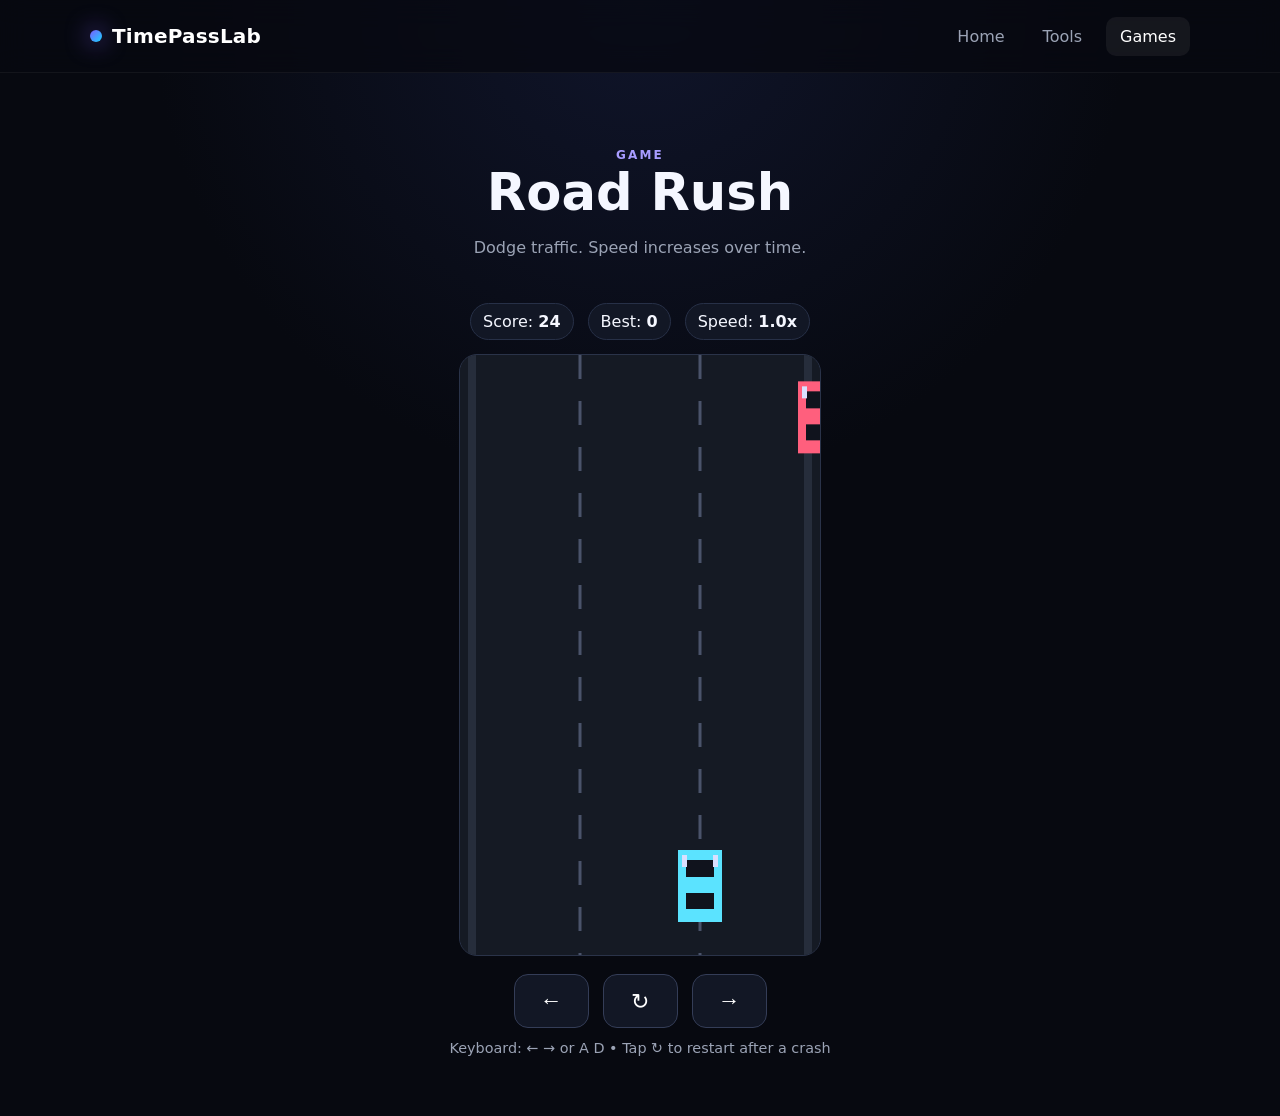
<file: games/road-rush/index.html>
<!doctype html><html lang="en"><head><meta charset="utf-8"><meta name="viewport" content="width=device-width,initial-scale=1"><title>Road Rush • TimePassLab</title><link rel="stylesheet" href="../../css/style.css"></head><body>
<header class="nav-wrap"><nav class="nav container"><a class="brand" href="../../index.html"><span class="brand-dot"></span>TimePassLab</a><div class="nav-links"><a href="../../index.html">Home</a><a href="../../tools/index.html">Tools</a><a class="active" href="../index.html">Games</a></div></nav></header>
<main class="container game-shell"><section class="page-head"><div class="eyebrow">GAME</div><h1>Road Rush</h1><p>Dodge traffic. Speed increases over time.</p></section><div class="game-info"><div class="pill">Score: <b id="score">0</b></div><div class="pill">Best: <b id="best">0</b></div><div class="pill">Speed: <b id="speed">1.0x</b></div></div><canvas id="game" class="game-canvas" width="360" height="600"></canvas><div class="controls"><button class="control-btn" id="left">←</button><button class="control-btn" id="restart">↻</button><button class="control-btn" id="right">→</button></div><div class="hint">Keyboard: ← → or A D • Tap ↻ to restart after a crash</div></main>
<script>
const c=document.getElementById('game'),x=c.getContext('2d');const W=c.width,H=c.height;let lane=1,player={w:44,h:72},enemies=[],score=0,speed=4,over=false,lastSpawn=0;let best=Number(localStorage.timepasslabRoadBest||0);document.getElementById('best').textContent=best;
function reset(){lane=1;enemies=[];score=0;speed=4;over=false;lastSpawn=0;requestAnimationFrame(loop)}
function laneX(l,w=44){return 60+l*120+(120-w)/2}
function spawn(){let l=Math.floor(Math.random()*3);enemies.push({lane:l,y:-90,w:44,h:72});}
function move(d){if(!over)lane=Math.max(0,Math.min(2,lane+d))}
addEventListener('keydown',e=>{if(['ArrowLeft','a','A'].includes(e.key))move(-1);if(['ArrowRight','d','D'].includes(e.key))move(1);if(e.key==='r'&&over)reset()});document.getElementById('left').onclick=()=>move(-1);document.getElementById('right').onclick=()=>move(1);document.getElementById('restart').onclick=()=>{if(over)reset()};
function rects(a,b){return a.x<b.x+b.w&&a.x+a.w>b.x&&a.y<b.y+b.h&&a.y+a.h>b.y}
let prev=0;function loop(t){if(over)return draw();let dt=Math.min(32,t-prev||16);prev=t;speed=4+score/1800;if(t-lastSpawn>Math.max(450,1050-score/10)){spawn();lastSpawn=t}enemies.forEach(e=>e.y+=speed*dt/16);enemies=enemies.filter(e=>{if(e.y>H+80){score+=25;return false}return true});let p={x:laneX(lane),y:H-105,w:player.w,h:player.h};for(const e of enemies){let r={x:laneX(e.lane,e.w),y:e.y,w:e.w,h:e.h};if(rects(p,r)){over=true;best=Math.max(best,Math.floor(score));localStorage.timepasslabRoadBest=best;document.getElementById('best').textContent=best;break}}score+=dt*.018;document.getElementById('score').textContent=Math.floor(score);document.getElementById('speed').textContent=(speed/4).toFixed(1)+'x';draw();if(!over)requestAnimationFrame(loop)}
function car(px,py,enemy=false){x.fillStyle=enemy?'#ff5f7d':'#5be3ff';x.fillRect(px,py,44,72);x.fillStyle='#10131d';x.fillRect(px+8,py+10,28,17);x.fillRect(px+8,py+43,28,16);x.fillStyle='#d9e0ff';x.fillRect(px+4,py+5,5,12);x.fillRect(px+35,py+5,5,12)}
function draw(){x.clearRect(0,0,W,H);x.fillStyle='#151a24';x.fillRect(0,0,W,H);x.fillStyle='#262d3b';x.fillRect(8,0,8,H);x.fillRect(W-16,0,8,H);x.strokeStyle='#4a536a';x.lineWidth=3;x.setLineDash([24,22]);for(let i=1;i<3;i++){x.beginPath();x.moveTo(i*120,0);x.lineTo(i*120,H);x.stroke()}x.setLineDash([]);enemies.forEach(e=>car(laneX(e.lane,e.w),e.y,true));car(laneX(lane),H-105,false);if(over){x.fillStyle='rgba(4,6,12,.72)';x.fillRect(0,0,W,H);x.fillStyle='white';x.textAlign='center';x.font='bold 32px system-ui';x.fillText('CRASHED',W/2,H/2-20);x.font='16px system-ui';x.fillStyle='#aeb7cc';x.fillText('Tap ↻ or press R to restart',W/2,H/2+18)}}reset();
</script></body></html>
</file>
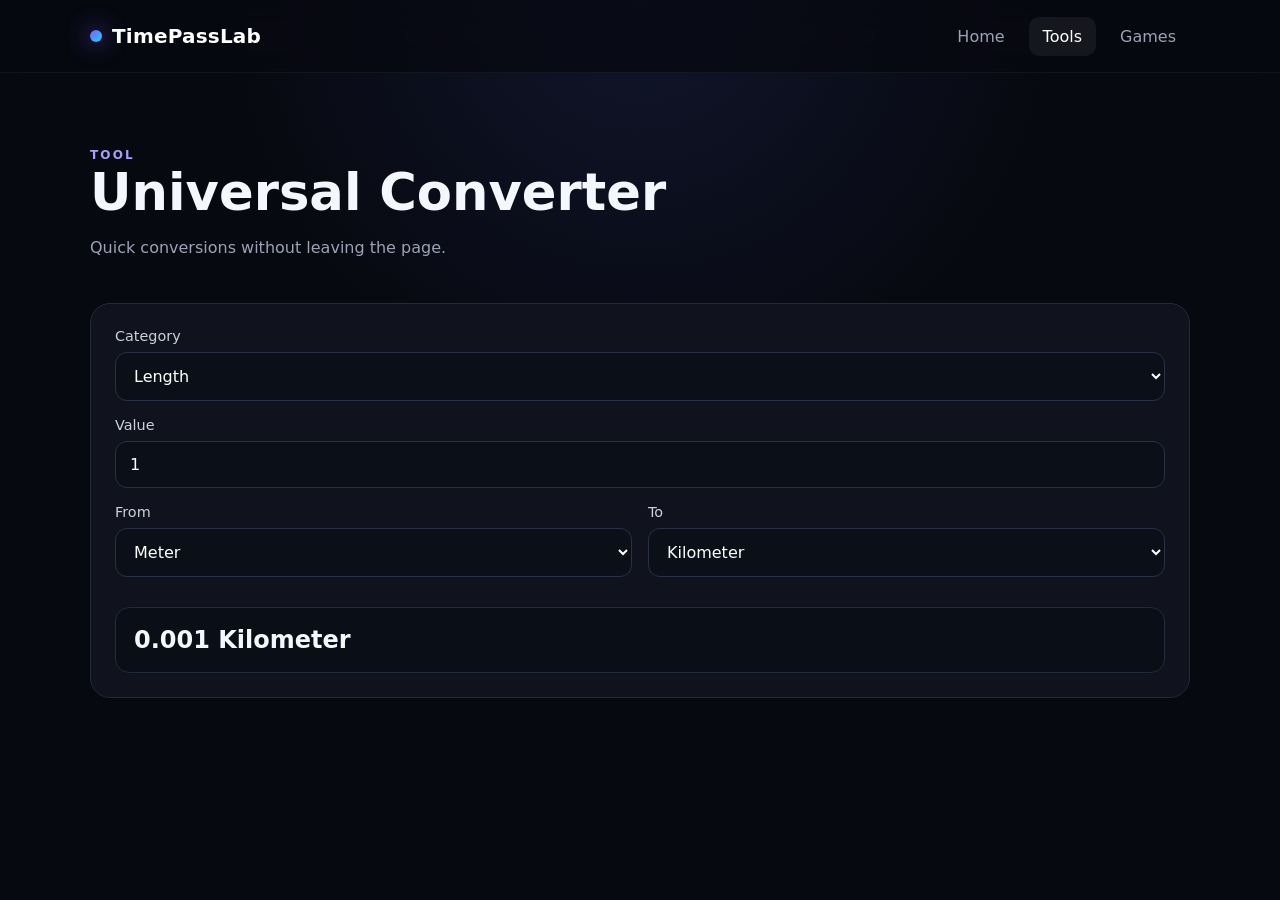
<file: tools/converter/index.html>
<!doctype html><html lang="en"><head><meta charset="utf-8"><meta name="viewport" content="width=device-width,initial-scale=1"><title>Converter • TimePassLab</title><link rel="stylesheet" href="../../css/style.css"></head><body>
<header class="nav-wrap"><nav class="nav container"><a class="brand" href="../../index.html"><span class="brand-dot"></span>TimePassLab</a><div class="nav-links"><a href="../../index.html">Home</a><a class="active" href="../index.html">Tools</a><a href="../../games/index.html">Games</a></div></nav></header>
<main class="container"><section class="page-head"><div class="eyebrow">TOOL</div><h1>Universal Converter</h1><p>Quick conversions without leaving the page.</p></section>
<section class="panel"><div class="field"><label>Category</label><select id="category"><option value="length">Length</option><option value="temperature">Temperature</option><option value="storage">Digital storage</option></select></div><div class="field"><label>Value</label><input id="value" type="number" value="1" step="any"></div><div class="two-col"><div class="field"><label>From</label><select id="from"></select></div><div class="field"><label>To</label><select id="to"></select></div></div><div class="result" id="result">1</div></section></main>
<script>
const units={length:{Meter:1,Kilometer:1000,Centimeter:.01,Millimeter:.001,Inch:.0254,Foot:.3048,Mile:1609.344},storage:{Byte:1,Kilobyte:1024,Megabyte:1048576,Gigabyte:1073741824,Terabyte:1099511627776}};
const category=document.getElementById('category'),from=document.getElementById('from'),to=document.getElementById('to'),value=document.getElementById('value'),result=document.getElementById('result');
function populate(){from.innerHTML='';to.innerHTML='';let names=category.value==='temperature'?['Celsius','Fahrenheit','Kelvin']:Object.keys(units[category.value]);names.forEach((n,i)=>{from.add(new Option(n,n));to.add(new Option(n,n));if(i===1)to.selectedIndex=1});calc()}
function temp(v,a,b){let c=a==='Celsius'?v:a==='Fahrenheit'?(v-32)*5/9:v-273.15;return b==='Celsius'?c:b==='Fahrenheit'?c*9/5+32:c+273.15}
function calc(){let v=parseFloat(value.value);if(Number.isNaN(v)){result.textContent='Enter a value';return}let out=category.value==='temperature'?temp(v,from.value,to.value):v*units[category.value][from.value]/units[category.value][to.value];result.textContent=`${Number(out.toPrecision(10))} ${to.value}`}
[category,from,to,value].forEach(el=>el.addEventListener('input',category===el?populate:calc));populate();
</script></body></html>
</file>
<file: css/style.css>
:root{
  --bg:#070910; --panel:#10131d; --panel2:#151927; --text:#f5f7ff; --muted:#9ba3b5;
  --accent:#7c5cff; --accent2:#19d3ff; --border:#23283a;
}
*{box-sizing:border-box}html{scroll-behavior:smooth}body{margin:0;font-family:Inter,ui-sans-serif,system-ui,-apple-system,Segoe UI,Roboto,Arial;background:radial-gradient(circle at top,#10152b 0,#070910 38%);color:var(--text);min-height:100vh}.container{width:min(1100px,92%);margin:auto}.nav-wrap{position:sticky;top:0;z-index:50;background:rgba(7,9,16,.75);backdrop-filter:blur(14px);border-bottom:1px solid rgba(255,255,255,.05)}.nav{height:72px;display:flex;align-items:center;justify-content:space-between}.brand{color:white;text-decoration:none;font-weight:800;font-size:1.25rem;letter-spacing:.2px;display:flex;align-items:center;gap:10px}.brand-dot{width:12px;height:12px;border-radius:50%;background:linear-gradient(135deg,var(--accent),var(--accent2));box-shadow:0 0 24px var(--accent)}.nav-links{display:flex;gap:10px}.nav-links a{color:var(--muted);text-decoration:none;padding:10px 14px;border-radius:10px}.nav-links a:hover,.nav-links .active{color:white;background:rgba(255,255,255,.06)}.menu-btn{display:none;background:none;border:0;color:white;font-size:1.4rem}.hero{text-align:center;padding:110px 0 70px}.badge{display:inline-block;padding:8px 12px;border:1px solid var(--border);border-radius:999px;color:#c9cfff;background:rgba(124,92,255,.08);font-size:.9rem}.hero h1{font-size:clamp(2.7rem,7vw,5.9rem);line-height:.98;margin:22px auto 22px;max-width:950px;letter-spacing:-.055em}.hero h1 span{background:linear-gradient(90deg,#9c86ff,#5be3ff);-webkit-background-clip:text;background-clip:text;color:transparent}.hero p{font-size:1.15rem;color:var(--muted);max-width:650px;margin:0 auto 30px}.hero-actions{display:flex;gap:12px;justify-content:center;flex-wrap:wrap}.btn{display:inline-flex;align-items:center;justify-content:center;padding:13px 18px;border-radius:12px;text-decoration:none;font-weight:700;border:1px solid var(--border);transition:.2s;cursor:pointer}.btn:hover{transform:translateY(-2px)}.primary{background:linear-gradient(135deg,var(--accent),#5c7cff);color:#fff;border-color:transparent;box-shadow:0 10px 35px rgba(124,92,255,.25)}.secondary{background:#111522;color:white}.grid{display:grid;grid-template-columns:repeat(3,1fr);gap:18px;padding-bottom:70px}.card{position:relative;min-height:220px;padding:28px;border:1px solid var(--border);border-radius:20px;background:linear-gradient(180deg,rgba(255,255,255,.035),rgba(255,255,255,.015));text-decoration:none;color:white;overflow:hidden;transition:.2s}.card:hover{transform:translateY(-5px);border-color:#3a4160}.card.glow:before{content:"";position:absolute;width:180px;height:180px;border-radius:50%;background:rgba(124,92,255,.18);filter:blur(45px);right:-60px;top:-60px}.card .icon{font-size:2rem}.card h3{font-size:1.35rem;margin:20px 0 8px}.card p{color:var(--muted);line-height:1.6}.card span{color:#c8cbff;font-weight:700}.muted{opacity:.72}.featured{display:grid;grid-template-columns:1fr 1fr;align-items:center;gap:30px;padding:35px;border:1px solid var(--border);border-radius:24px;background:#0e121d;margin-bottom:70px}.featured h2{font-size:2.2rem;margin:8px 0}.featured p{color:var(--muted);margin-bottom:22px}.eyebrow{font-size:.75rem;letter-spacing:.18em;color:#a89cff;font-weight:800}.mini-road{height:260px;background:#191e2b;border:2px solid #252b3b;border-radius:20px;position:relative;overflow:hidden;display:grid;grid-template-columns:repeat(3,1fr)}.lane{border-right:2px dashed #394057}.lane:last-child{border-right:0}.car{position:absolute;background:#111826;border:1px solid #4d5b7d;border-radius:9px;padding:12px 15px}.player-mini{bottom:28px;left:45%;color:#71e4ff}.enemy-mini{top:35px;left:18%;color:#ff6c87}.footer{padding:25px 0 40px;color:#687086;text-align:center;font-size:.9rem}.page-head{padding:75px 0 30px}.page-head h1{font-size:3.2rem;margin:0 0 10px}.page-head p{color:var(--muted)}.tool-grid{display:grid;grid-template-columns:repeat(3,1fr);gap:18px;padding-bottom:70px}.tool-card{padding:24px;border:1px solid var(--border);border-radius:18px;background:var(--panel);color:white;text-decoration:none}.tool-card:hover{border-color:#3c4567}.tool-card p{color:var(--muted)}.tool-card .tag{font-size:.75rem;background:#1b2030;padding:5px 8px;border-radius:999px;color:#aeb7cc}.panel{background:var(--panel);border:1px solid var(--border);border-radius:20px;padding:24px;margin-bottom:50px}.field{display:grid;gap:8px;margin-bottom:16px}.field label{font-size:.9rem;color:#cbd1df}.field input,.field select{width:100%;background:#0b0f18;color:white;border:1px solid #2b3144;border-radius:12px;padding:13px 14px;font:inherit}.two-col{display:grid;grid-template-columns:1fr 1fr;gap:16px}.result{font-size:1.5rem;font-weight:800;padding:18px;border-radius:14px;background:#0a0e17;border:1px solid #232a3b;margin-top:14px}.game-shell{text-align:center;padding-bottom:60px}.game-info{display:flex;justify-content:center;gap:14px;flex-wrap:wrap;margin-bottom:14px}.pill{background:#121725;border:1px solid #273047;padding:8px 12px;border-radius:999px}.game-canvas{display:block;margin:0 auto;border:1px solid #2a3349;border-radius:18px;background:#171b25;max-width:100%;touch-action:none}.controls{display:flex;justify-content:center;gap:14px;margin-top:18px}.control-btn{width:75px;height:54px;border-radius:14px;border:1px solid #343d57;background:#121725;color:white;font-size:1.4rem}.hint{color:var(--muted);font-size:.9rem;margin-top:12px}@media(max-width:760px){.grid,.tool-grid,.featured,.two-col{grid-template-columns:1fr}.nav-links{display:none;position:absolute;top:64px;right:4%;padding:12px;background:#0d111b;border:1px solid var(--border);border-radius:14px;flex-direction:column;min-width:160px}.nav-links.open{display:flex}.menu-btn{display:block}.hero{padding-top:80px}.featured{padding:24px}.mini-road{height:220px}.page-head h1{font-size:2.5rem}}
</file>
